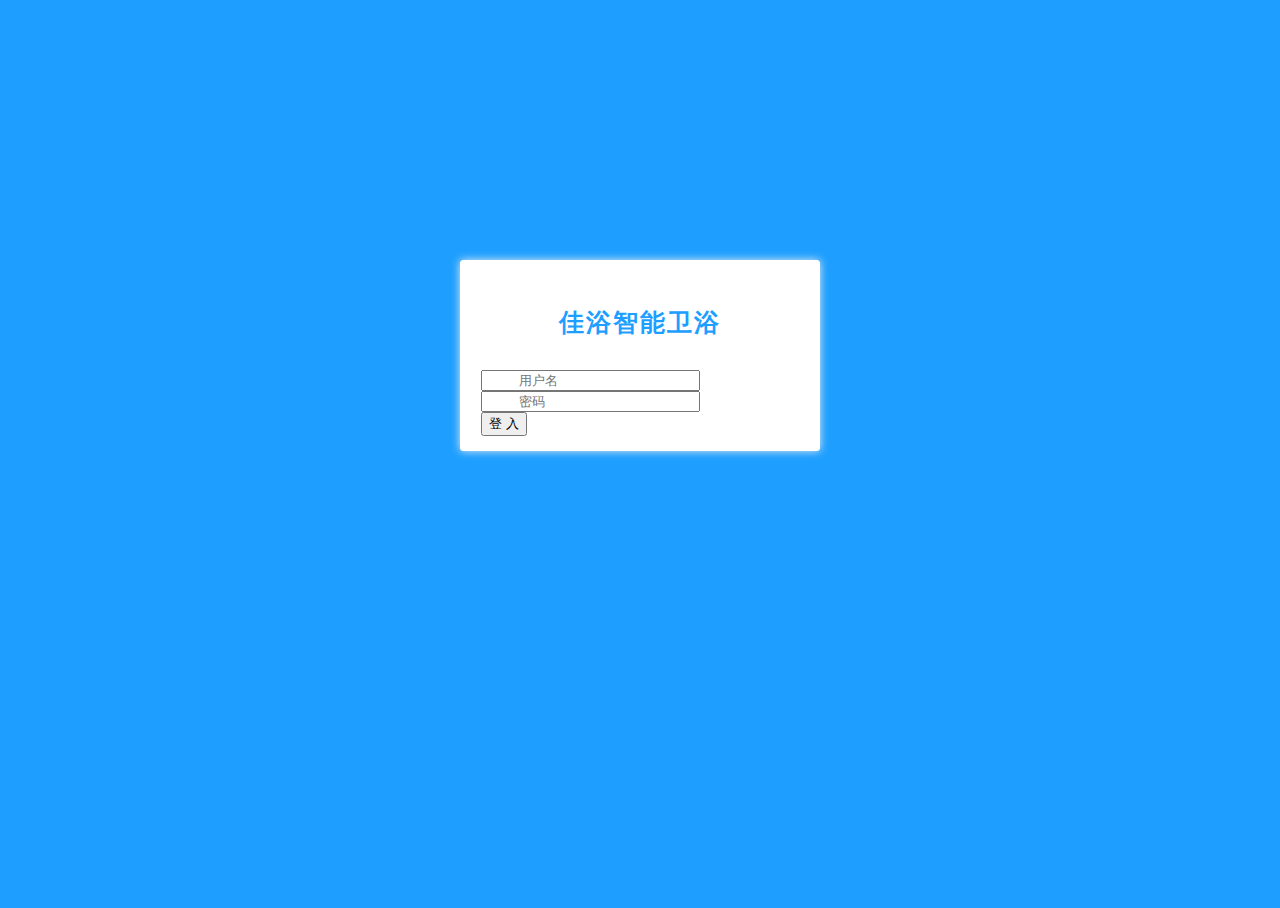
<file: src/main/resources/templates/login.html>
<!DOCTYPE html>
<html xmlns:th="http://www.w3.org/1999/xhtml">
<head>
    <meta charset="UTF-8">
    <title>佳浴智能卫浴员工管理</title>
    <meta http-equiv="X-UA-Compatible" content="IE=edge,chrome=1">
    <meta http-equiv="Access-Control-Allow-Origin" content="*">
    <meta name="viewport" content="width=device-width, initial-scale=1, maximum-scale=1">
    <meta name="apple-mobile-web-app-status-bar-style" content="black">
    <meta name="apple-mobile-web-app-capable" content="yes">
    <meta name="format-detection" content="telephone=no">
    <link rel="icon" th:href="@{/images/logo.png}">
    <link rel="stylesheet" th:href="@{/lib/layui-v2.6.3/css/layui.css}" media="all">
    <!--[if lt IE 9]>
    <script src="https://cdn.staticfile.org/html5shiv/r29/html5.min.js"></script>
    <script src="https://cdn.staticfile.org/respond.js/1.4.2/respond.min.js"></script>
    <script th:src="@{/js/jquery.min.js}"></script>
    <![endif]-->
    <style>
        html, body {width: 100%;height: 100%;overflow: hidden}
        body {background: #1E9FFF;}
        body:after {content:'';background-repeat:no-repeat;background-size:cover;-webkit-filter:blur(3px);-moz-filter:blur(3px);-o-filter:blur(3px);-ms-filter:blur(3px);filter:blur(3px);position:absolute;top:0;left:0;right:0;bottom:0;z-index:-1;}
        .layui-container {width: 100%;height: 100%;overflow: hidden}
        .admin-login-background {width:360px;height:300px;position:absolute;left:50%;top:40%;margin-left:-180px;margin-top:-100px;}
        .logo-title {text-align:center;letter-spacing:2px;padding:14px 0;}
        .logo-title h1 {color:#1E9FFF;font-size:25px;font-weight:bold;}
        .login-form {background-color:#fff;border:1px solid #fff;border-radius:3px;padding:14px 20px;box-shadow:0 0 8px #eeeeee;}
        .login-form .layui-form-item {position:relative;}
        .login-form .layui-form-item label {position:absolute;left:1px;top:1px;width:38px;line-height:36px;text-align:center;color:#d2d2d2;}
        .login-form .layui-form-item input {padding-left:36px;}
        .captcha {width:60%;display:inline-block;}
        .captcha-img {display:inline-block;width:34%;float:right;}
        .captcha-img img {height:34px;border:1px solid #e6e6e6;height:36px;width:100%;}
    </style>
</head>
<body>
<div class="layui-container">
    <div class="admin-login-background">
        <div class="layui-form login-form">
            <form class="layui-form" action="">
                <div class="layui-form-item logo-title">
                    <h1>佳浴智能卫浴</h1>
                </div>
                <div class="layui-form-item">
                    <label class="layui-icon layui-icon-username"></label>
                    <input type="text" name="username" id="username" lay-verify="required|account" placeholder="用户名" autocomplete="off" class="layui-input" lay-reqtext="用户名不能为空">
                </div>
                <div class="layui-form-item">
                    <label class="layui-icon layui-icon-password"></label>
                    <input type="password" name="password" id="password" lay-verify="required|password" placeholder="密码" autocomplete="off" class="layui-input" lay-reqtext="密码不能为空">
                </div>
               <!-- <div class="layui-form-item">
                    <input type="checkbox" name="rememberMe" id="rememberMe" value="true" lay-skin="primary" title="记住密码">
                </div>-->
                <div class="layui-form-item">
                    <button class="layui-btn layui-btn layui-btn-normal layui-btn-fluid" lay-submit="" lay-filter="login">登 入</button>
                </div>
            </form>
        </div>
    </div>
</div>
<script th:src="@{/lib/jquery-3.4.1/jquery-3.4.1.min.js}" charset="utf-8"></script>
<script th:src="@{/lib/layui-v2.6.3/layui.js}" charset="utf-8"></script>
<script th:src="@{/lib/jq-module/jquery.particleground.min.js}" charset="utf-8"></script>
<script>
    layui.use(['form'], function () {
        var form = layui.form,
            layer = layui.layer;

        if (top.location != self.location) top.location = self.location;

        $(document).ready(function(){
            $('.layui-container').particleground({
                dotColor:'#7ec7fd',
                lineColor:'#7ec7fd'
            });
            $("#username").val(localStorage.getItem("username"));
            $("#password").val(localStorage.getItem("password"));
        });

        // 进行登录操作
        form.on('submit(login)', function (data) {
            data = data.field;
            if (data.username == '') {
                layer.msg('用户名不能为空');
                return false;
            }
            if (data.password == '') {
                layer.msg('密码不能为空');
                return false;
            }

            $.post('/admin/login', data, function (res) {
                if (res.code === 200) {
                    if ($("#rememberMe").is(":checked")) {
                        localStorage.setItem("username", $("#username").val());
                        localStorage.setItem("password", $("#password").val());
                    } else {
                        localStorage.removeItem('username');
                        localStorage.removeItem('password');
                    }
                    window.location = '/view/adminIndex';
                } else {
                    layer.alert(res.message);
                    return false;
                }
            });
            return false;
        });
    });
</script>
</body>
</html>
</file>
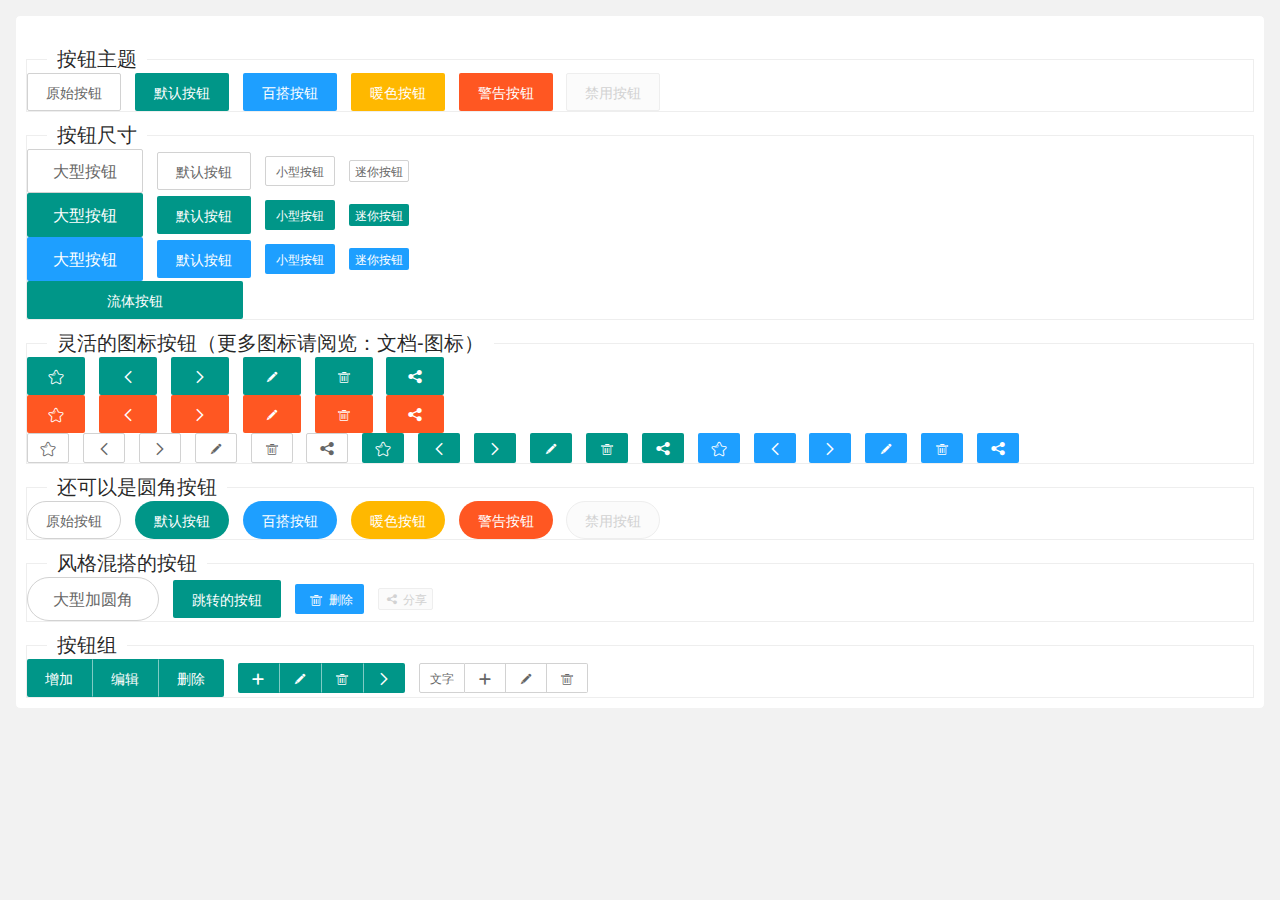
<file: src/main/resources/static/page/button.html>
<!DOCTYPE html>
<html>
<head>
    <meta charset="utf-8">
    <title>layui</title>
    <meta name="renderer" content="webkit">
    <meta http-equiv="X-UA-Compatible" content="IE=edge,chrome=1">
    <meta name="viewport" content="width=device-width, initial-scale=1, maximum-scale=1">
    <link rel="stylesheet" href="../lib/layui-v2.6.3/css/layui.css" media="all">
    <link rel="stylesheet" href="../css/public.css" media="all">
    <style>
      .site-demo-button{margin: 10px 0 10px 0}
    </style>
</head>
<body>
<div class="layuimini-container">
    <div class="layuimini-main">
        <fieldset class="layui-elem-field site-demo-button" style="margin-top: 30px;">
            <legend>按钮主题</legend>
            <div>
                <button type="button" class="layui-btn layui-btn-primary">原始按钮</button>
                <button type="button" class="layui-btn">默认按钮</button>
                <button type="button" class="layui-btn layui-btn-normal">百搭按钮</button>
                <button type="button" class="layui-btn layui-btn-warm">暖色按钮</button>
                <button type="button" class="layui-btn layui-btn-danger">警告按钮</button>
                <button type="button" class="layui-btn layui-btn-disabled">禁用按钮</button>
            </div>
        </fieldset>
        <fieldset class="layui-elem-field site-demo-button">
            <legend>按钮尺寸</legend>
            <div>
                <button type="button" class="layui-btn layui-btn-primary layui-btn-lg">大型按钮</button>
                <button type="button" class="layui-btn layui-btn-primary">默认按钮</button>
                <button type="button" class="layui-btn layui-btn-primary layui-btn-sm">小型按钮</button>
                <button type="button" class="layui-btn layui-btn-primary layui-btn-xs">迷你按钮</button>

                <br>

                <button type="button" class="layui-btn layui-btn-lg">大型按钮</button>
                <button type="button" class="layui-btn">默认按钮</button>
                <button type="button" class="layui-btn layui-btn-sm">小型按钮</button>
                <button type="button" class="layui-btn layui-btn-xs">迷你按钮</button>

                <br>

                <button type="button" class="layui-btn layui-btn-lg layui-btn-normal">大型按钮</button>
                <button type="button" class="layui-btn layui-btn-normal">默认按钮</button>
                <button type="button" class="layui-btn layui-btn-sm layui-btn-normal">小型按钮</button>
                <button type="button" class="layui-btn layui-btn-xs layui-btn-normal">迷你按钮</button>

                <br>

                <div style="width: 216px; margin: 0;">
                    <button type="button" class="layui-btn layui-btn-fluid">流体按钮</button>
                </div>
            </div>
        </fieldset>
        <fieldset class="layui-elem-field site-demo-button">
            <legend>灵活的图标按钮（更多图标请阅览：文档-图标）</legend>
            <div>
                <button type="button" class="layui-btn"><i class="layui-icon"></i></button>
                <button type="button" class="layui-btn"><i class="layui-icon"></i></button>
                <button type="button" class="layui-btn"><i class="layui-icon"></i></button>
                <button type="button" class="layui-btn"><i class="layui-icon"></i></button>
                <button type="button" class="layui-btn"><i class="layui-icon"></i></button>
                <button type="button" class="layui-btn"><i class="layui-icon"></i></button>

                <br>

                <button type="button" class="layui-btn layui-btn-danger"><i class="layui-icon"></i></button>
                <button type="button" class="layui-btn layui-btn-danger"><i class="layui-icon"></i></button>
                <button type="button" class="layui-btn layui-btn-danger"><i class="layui-icon"></i></button>
                <button type="button" class="layui-btn layui-btn-danger"><i class="layui-icon"></i></button>
                <button type="button" class="layui-btn layui-btn-danger"><i class="layui-icon"></i></button>
                <button type="button" class="layui-btn layui-btn-danger"><i class="layui-icon"></i></button>

                <br>

                <button type="button" class="layui-btn layui-btn-primary layui-btn-sm"><i class="layui-icon"></i></button>
                <button type="button" class="layui-btn layui-btn-primary layui-btn-sm"><i class="layui-icon"></i></button>
                <button type="button" class="layui-btn layui-btn-primary layui-btn-sm"><i class="layui-icon"></i></button>
                <button type="button" class="layui-btn layui-btn-primary layui-btn-sm"><i class="layui-icon"></i></button>
                <button type="button" class="layui-btn layui-btn-primary layui-btn-sm"><i class="layui-icon"></i></button>
                <button type="button" class="layui-btn layui-btn-primary layui-btn-sm"><i class="layui-icon"></i></button>

                <button type="button" class="layui-btn layui-btn-sm"><i class="layui-icon"></i></button>
                <button type="button" class="layui-btn layui-btn-sm"><i class="layui-icon"></i></button>
                <button type="button" class="layui-btn layui-btn-sm"><i class="layui-icon"></i></button>
                <button type="button" class="layui-btn layui-btn-sm"><i class="layui-icon"></i></button>
                <button type="button" class="layui-btn layui-btn-sm"><i class="layui-icon"></i></button>
                <button type="button" class="layui-btn layui-btn-sm"><i class="layui-icon"></i></button>

                <button type="button" class="layui-btn layui-btn-normal layui-btn-sm"><i class="layui-icon"></i></button>
                <button type="button" class="layui-btn layui-btn-normal layui-btn-sm"><i class="layui-icon"></i></button>
                <button type="button" class="layui-btn layui-btn-normal layui-btn-sm"><i class="layui-icon"></i></button>
                <button type="button" class="layui-btn layui-btn-normal layui-btn-sm"><i class="layui-icon"></i></button>
                <button type="button" class="layui-btn layui-btn-normal layui-btn-sm"><i class="layui-icon"></i></button>
                <button type="button" class="layui-btn layui-btn-normal layui-btn-sm"><i class="layui-icon"></i></button>
            </div>
        </fieldset>
        <fieldset class="layui-elem-field site-demo-button">
            <legend>还可以是圆角按钮</legend>
            <div>
                <button type="button" class="layui-btn layui-btn-primary layui-btn-radius">原始按钮</button>
                <button type="button" class="layui-btn layui-btn-radius">默认按钮</button>
                <button type="button" class="layui-btn layui-btn-normal layui-btn-radius">百搭按钮</button>
                <button type="button" class="layui-btn layui-btn-warm layui-btn-radius">暖色按钮</button>
                <button type="button" class="layui-btn layui-btn-danger layui-btn-radius">警告按钮</button>
                <button type="button" class="layui-btn layui-btn-disabled layui-btn-radius">禁用按钮</button>
            </div>
        </fieldset>
        <fieldset class="layui-elem-field site-demo-button">
            <legend>风格混搭的按钮</legend>
            <div>
                <button type="button" class="layui-btn layui-btn-lg layui-btn-primary layui-btn-radius">大型加圆角</button>
                <a href="http://www.layui.com/doc/element/button.html" class="layui-btn" target="_blank">跳转的按钮</a>
                <button type="button" class="layui-btn layui-btn-sm layui-btn-normal"><i class="layui-icon"></i> 删除</button>
                <button type="button" class="layui-btn layui-btn-xs layui-btn-disabled"><i class="layui-icon"></i> 分享</button>
            </div>
        </fieldset>

        <fieldset class="layui-elem-field site-demo-button">
            <legend>按钮组</legend>
            <div class="layui-btn-group">
                <button type="button" class="layui-btn">增加</button>
                <button type="button" class="layui-btn ">编辑</button>
                <button type="button" class="layui-btn">删除</button>
            </div>
            <div class="layui-btn-group">
                <button type="button" class="layui-btn layui-btn-sm"><i class="layui-icon"></i></button>
                <button type="button" class="layui-btn layui-btn-sm"><i class="layui-icon"></i></button>
                <button type="button" class="layui-btn layui-btn-sm"><i class="layui-icon"></i></button>
                <button type="button" class="layui-btn layui-btn-sm"><i class="layui-icon"></i></button>
            </div>
            <div class="layui-btn-group">
                <button type="button" class="layui-btn layui-btn-primary layui-btn-sm">文字</button>
                <button type="button" class="layui-btn layui-btn-primary layui-btn-sm"><i class="layui-icon"></i></button>
                <button type="button" class="layui-btn layui-btn-primary layui-btn-sm"><i class="layui-icon"></i></button>
                <button type="button" class="layui-btn layui-btn-primary layui-btn-sm"><i class="layui-icon"></i></button>
            </div>
        </fieldset>
    </div>
</div>

<script src="../lib/layui-v2.6.3/layui.js" charset="utf-8"></script>
<!-- 注意：如果你直接复制所有代码到本地，上述js路径需要改成你本地的 -->
</body>
</html>
</file>
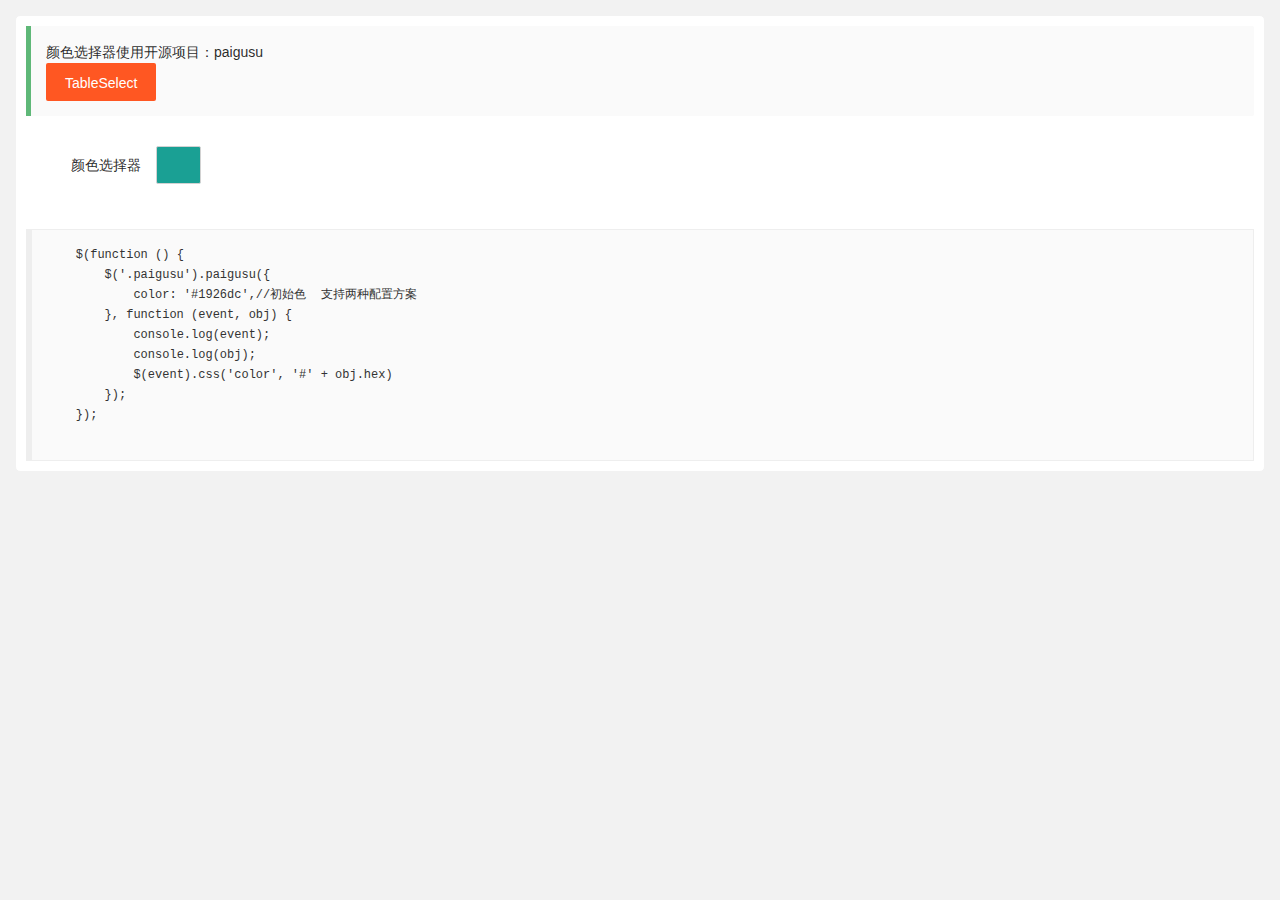
<file: src/main/resources/static/page/color-select.html>
<!DOCTYPE html>
<html lang="en">
<head>
    <meta charset="UTF-8">
    <title>颜色选择器</title>
    <link rel="stylesheet" href="../lib/layui-v2.6.3/css/layui.css" media="all">
    <link rel="stylesheet" href="../css/public.css" media="all">
</head>
<body>
<div class="layuimini-container">
    <div class="layuimini-main">

        <blockquote class="layui-elem-quote">
            颜色选择器使用开源项目：paigusu<br>
            <a href="http://www.jq22.com/jquery-info20030" target="_blank" class="layui-btn layui-btn-danger">TableSelect</a>
        </blockquote>

        <form class="layui-form" action="" style="padding:20px;">
            <div class="layui-form-item">
                <label class="layui-form-label">颜色选择器</label>
                <div class="layui-input-inline">
                    <input type="hidden" name="test_color" value="#1aa094">
                    <span class="layui-btn layui-btn-primary test-select-color" style="padding:0 12px;min-width:45px;background-color: #1aa094;"></span>
                </div>
            </div>
        </form>

        <pre class="layui-code">
    $(function () {
        $('.paigusu').paigusu({
            color: '#1926dc',//初始色  支持两种配置方案
        }, function (event, obj) {
            console.log(event);
            console.log(obj);
            $(event).css('color', '#' + obj.hex)
        });
    });
        </pre>
    </div>
</div>
<script src="../lib/layui-v2.6.3/layui.js" charset="utf-8"></script>
<script src="../lib/jquery-3.4.1/jquery-3.4.1.min.js" charset="utf-8"></script>
<script src="../lib/jq-module/paigusu.min.js" charset="utf-8"></script>
<script>
    $(function () {
        $('.test-select-color').paigusu({
            color: '#1aa094',//初始色  支持两种配置方案
        }, function (event, obj) {
            console.log(event);
            console.log(obj);
            $(event).css('background-color', '#' + obj.hex);
            $('input[name="test_color"]').val('#' + obj.hex);
        });
    });
</script>
</body>
</html>
</file>
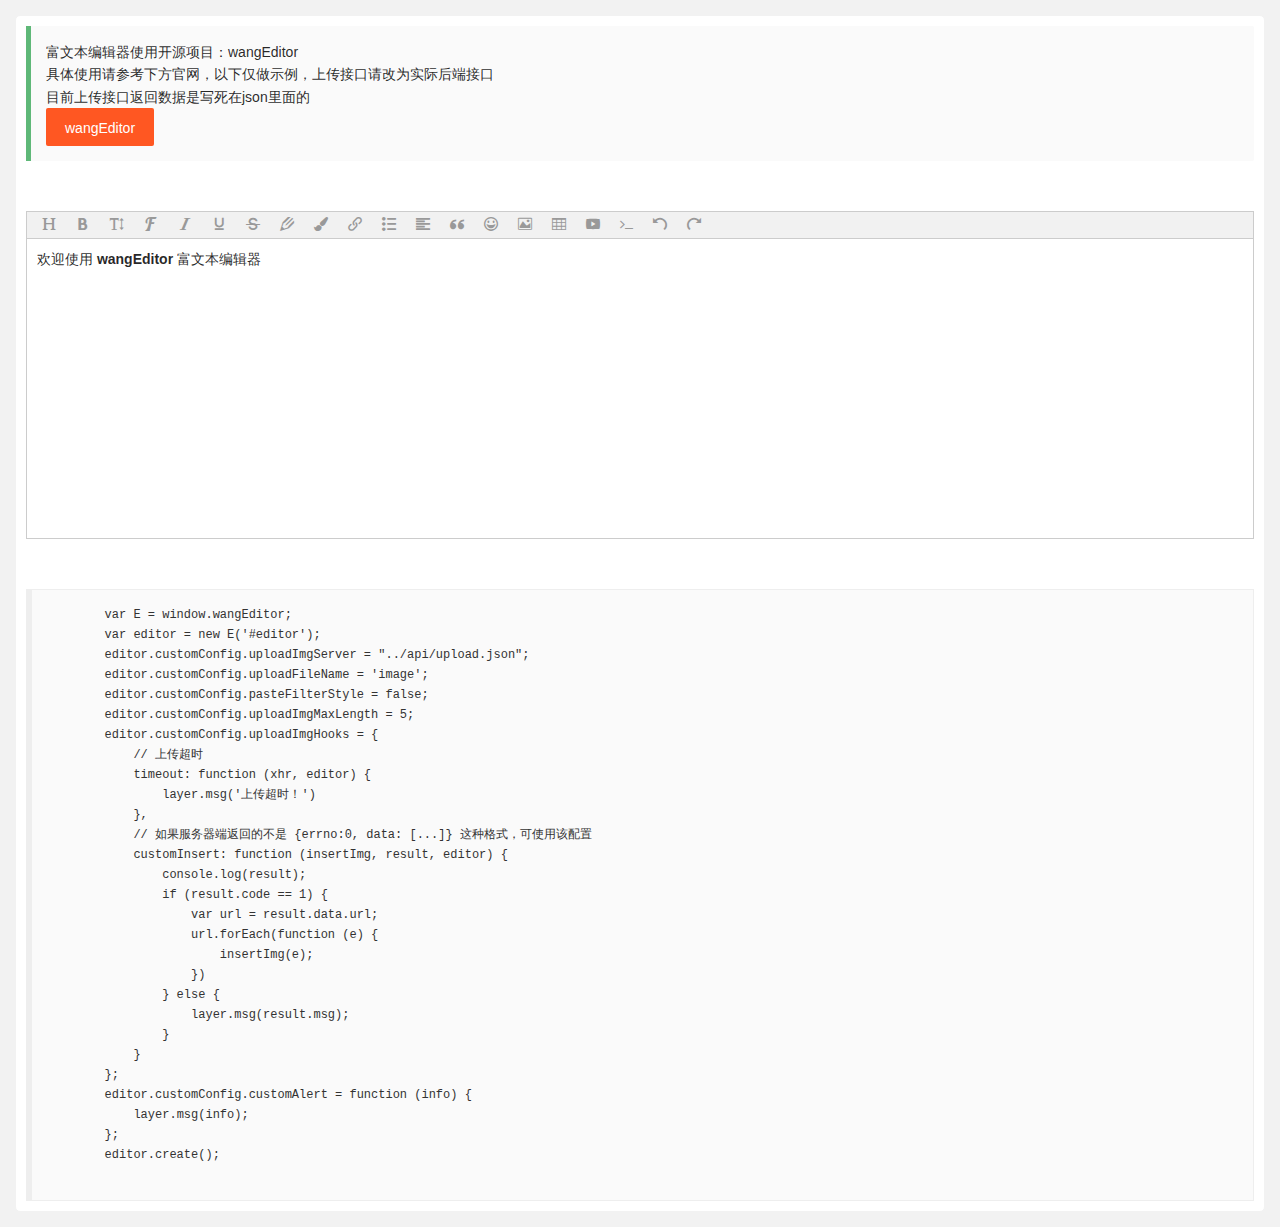
<file: src/main/resources/static/page/editor.html>
<!DOCTYPE html>
<html>
<head>
    <meta charset="utf-8">
    <title>富文本编辑器</title>
    <meta name="renderer" content="webkit">
    <meta http-equiv="X-UA-Compatible" content="IE=edge,chrome=1">
    <meta name="viewport" content="width=device-width, initial-scale=1, maximum-scale=1">
    <link rel="stylesheet" href="../lib/layui-v2.6.3/css/layui.css" media="all">
    <link rel="stylesheet" href="../css/public.css" media="all">
</head>
<body>
<div class="layuimini-container">
    <div class="layuimini-main">

        <blockquote class="layui-elem-quote">
            富文本编辑器使用开源项目：wangEditor<br>
            具体使用请参考下方官网，以下仅做示例，上传接口请改为实际后端接口<br>
            目前上传接口返回数据是写死在json里面的<br>
            <a href="http://www.wangeditor.com" target="_blank" class="layui-btn layui-btn-danger">wangEditor</a>
        </blockquote>

        <div id="editor" style="margin: 50px 0 50px 0">
            <p>欢迎使用 <b>wangEditor</b> 富文本编辑器</p>
        </div>

        <pre class="layui-code">
        var E = window.wangEditor;
        var editor = new E('#editor');
        editor.customConfig.uploadImgServer = "../api/upload.json";
        editor.customConfig.uploadFileName = 'image';
        editor.customConfig.pasteFilterStyle = false;
        editor.customConfig.uploadImgMaxLength = 5;
        editor.customConfig.uploadImgHooks = {
            // 上传超时
            timeout: function (xhr, editor) {
                layer.msg('上传超时！')
            },
            // 如果服务器端返回的不是 {errno:0, data: [...]} 这种格式，可使用该配置
            customInsert: function (insertImg, result, editor) {
                console.log(result);
                if (result.code == 1) {
                    var url = result.data.url;
                    url.forEach(function (e) {
                        insertImg(e);
                    })
                } else {
                    layer.msg(result.msg);
                }
            }
        };
        editor.customConfig.customAlert = function (info) {
            layer.msg(info);
        };
        editor.create();
        </pre>

    </div>
</div>

<!-- 注意， 只需要引用 JS，无需引用任何 CSS ！！！-->
<script src="../lib/layui-v2.6.3/layui.js" charset="utf-8"></script>
<script src="../js/lay-config.js?v=1.0.4" charset="utf-8"></script>
<script type="text/javascript">
    layui.use(['layer','wangEditor'], function () {
        var $ = layui.jquery,
            layer = layui.layer,
            wangEditor = layui.wangEditor;

        var editor = new wangEditor('#editor');
        editor.customConfig.uploadImgServer = "../api/upload.json";
        editor.customConfig.uploadFileName = 'image';
        editor.customConfig.pasteFilterStyle = false;
        editor.customConfig.uploadImgMaxLength = 5;
        editor.customConfig.uploadImgHooks = {
            // 上传超时
            timeout: function (xhr, editor) {
                layer.msg('上传超时！')
            },
            // 如果服务器端返回的不是 {errno:0, data: [...]} 这种格式，可使用该配置
            customInsert: function (insertImg, result, editor) {
                console.log(result);
                if (result.code == 1) {
                    var url = result.data.url;
                    url.forEach(function (e) {
                        insertImg(e);
                    })
                } else {
                    layer.msg(result.msg);
                }
            }
        };
        editor.customConfig.customAlert = function (info) {
            layer.msg(info);
        };
        editor.create();

    });
</script>
</body>
</html>
</file>
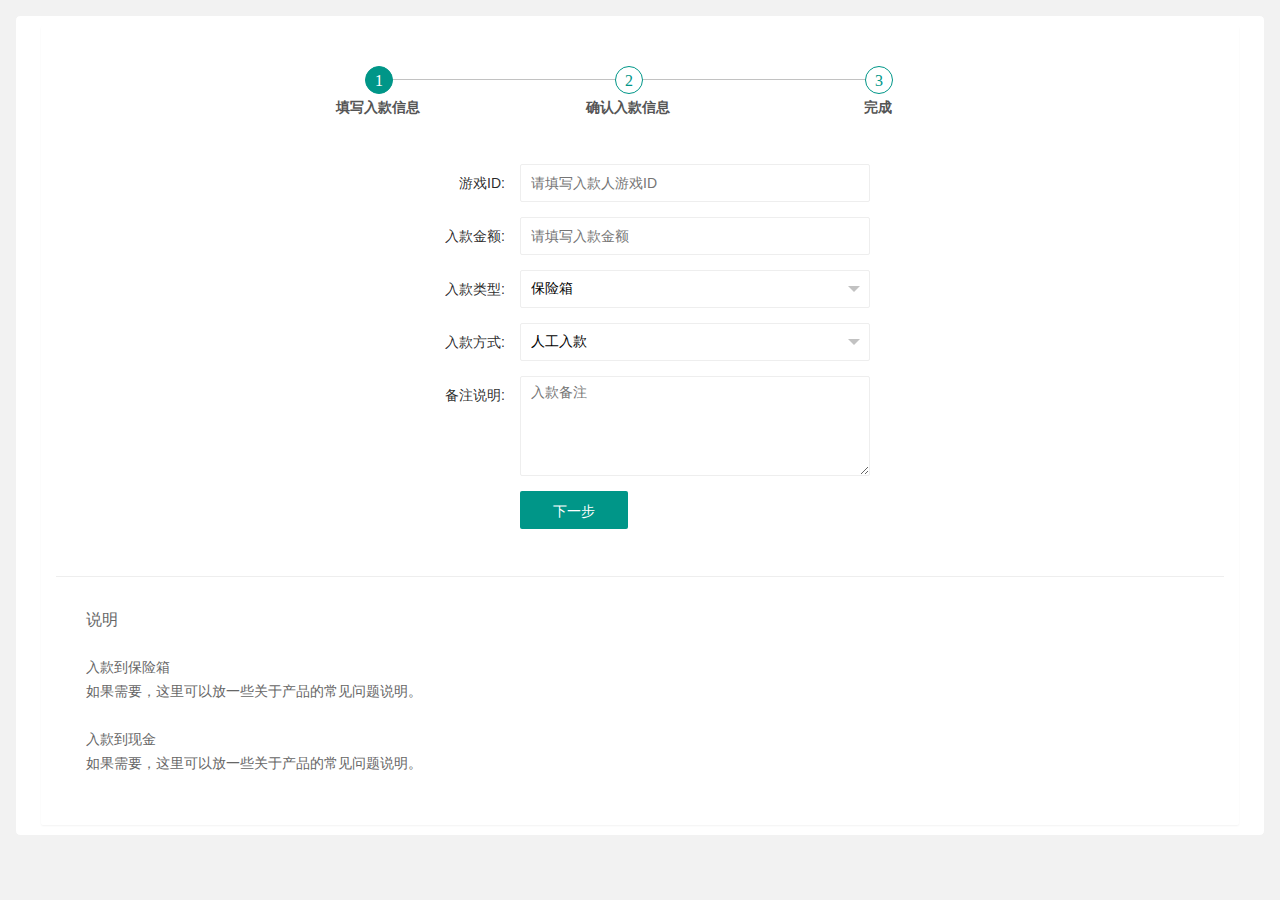
<file: src/main/resources/static/page/form-step.html>
<!DOCTYPE html>
<html>
<head>
    <meta charset="utf-8">
    <title>分步表单</title>
    <meta name="renderer" content="webkit">
    <meta http-equiv="X-UA-Compatible" content="IE=edge,chrome=1">
    <meta name="viewport" content="width=device-width, initial-scale=1, maximum-scale=1">
    <link rel="stylesheet" href="../lib/layui-v2.6.3/css/layui.css" media="all">
    <link rel="stylesheet" href="../css/public.css" media="all">
    <link rel="stylesheet" href="../js/lay-module/step-lay/step.css" media="all">
</head>
<body>
<div class="layuimini-container">
    <div class="layuimini-main">

        <div class="layui-fluid">
            <div class="layui-card">
                <div class="layui-card-body" style="padding-top: 40px;">
                    <div class="layui-carousel" id="stepForm" lay-filter="stepForm" style="margin: 0 auto;">
                        <div carousel-item>
                            <div>
                                <form class="layui-form" style="margin: 0 auto;max-width: 460px;padding-top: 40px;">
                                    <div class="layui-form-item">
                                        <label class="layui-form-label">游戏ID:</label>
                                        <div class="layui-input-block">
                                            <input type="text" placeholder="请填写入款人游戏ID" class="layui-input" lay-verify="number" required />

                                        </div>
                                    </div>
                                    <div class="layui-form-item">
                                        <label class="layui-form-label">入款金额:</label>
                                        <div class="layui-input-block">
                                            <input type="number" placeholder="请填写入款金额" value="" class="layui-input" lay-verify="number" required>
                                        </div>
                                    </div>
                                    <div class="layui-form-item">
                                        <label class="layui-form-label">入款类型:</label>
                                        <div class="layui-input-block">
                                            <select lay-verify="required">
                                                <option value="1" selected>保险箱</option>
                                                <option value="2">现金</option>
                                            </select>
                                        </div>
                                    </div>
                                    <div class="layui-form-item">
                                        <label class="layui-form-label">入款方式:</label>
                                        <div class="layui-input-block">
                                            <select lay-verify="required">
                                                <option value="1" selected>人工入款</option>
                                                <option value="2">修正</option>
                                                <option value="3">活动</option>
                                                <option value="4">佣金</option>
                                            </select>
                                        </div>
                                    </div>
                                    <div class="layui-form-item">
                                        <label class="layui-form-label">备注说明:</label>
                                        <div class="layui-input-block">
                                            <textarea placeholder="入款备注" value="" class="layui-textarea"></textarea>
                                        </div>
                                    </div>
                                    <div class="layui-form-item">
                                        <div class="layui-input-block">
                                            <button class="layui-btn" lay-submit lay-filter="formStep">
                                                &emsp;下一步&emsp;
                                            </button>
                                        </div>
                                    </div>
                                </form>
                            </div>
                            <div>
                                <form class="layui-form" style="margin: 0 auto;max-width: 460px;padding-top: 40px;">
                                    <div class="layui-form-item">
                                        <label class="layui-form-label">游戏ID:</label>
                                        <div class="layui-input-block">
                                            <div class="layui-form-mid layui-word-aux">639537</div>
                                        </div>
                                    </div>
                                    <div class="layui-form-item">
                                        <label class="layui-form-label">账户余额:</label>
                                        <div class="layui-input-block">
                                            <div class="layui-form-mid layui-word-aux">3000 元（保险箱：1000，现金：2000）</div>
                                        </div>
                                    </div>
                                    <div class="layui-form-item">
                                        <label class="layui-form-label">入款金额:</label>
                                        <div class="layui-input-block">
                                            <div class="layui-form-mid layui-word-aux">
                                                <span style="font-size: 18px;color: #333;">1800 元</span>
                                            </div>
                                        </div>
                                    </div>
                                    <div class="layui-form-item">
                                        <label class="layui-form-label">入款类型:</label>
                                        <div class="layui-input-block">
                                            <div class="layui-form-mid layui-word-aux">保险箱</div>
                                        </div>
                                    </div>
                                    <div class="layui-form-item">
                                        <label class="layui-form-label">入款方式:</label>
                                        <div class="layui-input-block">
                                            <div class="layui-form-mid layui-word-aux">人工入款</div>
                                        </div>
                                    </div>
                                    <div class="layui-form-item">
                                        <label class="layui-form-label">备注说明:</label>
                                        <div class="layui-input-block">
                                            <div class="layui-form-mid layui-word-aux">备注说明</div>
                                        </div>
                                    </div>
                                    <div class="layui-form-item">
                                        <div class="layui-input-block">
                                            <button type="button" class="layui-btn layui-btn-primary pre">上一步</button>
                                            <button class="layui-btn" lay-submit lay-filter="formStep2">
                                                &emsp;确认入款&emsp;
                                            </button>
                                        </div>
                                    </div>
                                </form>
                            </div>
                            <div>
                                <div style="text-align: center;margin-top: 90px;">
                                    <i class="layui-icon layui-circle"
                                       style="color: white;font-size:30px;font-weight:bold;background: #52C41A;padding: 20px;line-height: 80px;">&#xe605;</i>
                                    <div style="font-size: 24px;color: #333;font-weight: 500;margin-top: 30px;">
                                        入款成功
                                    </div>
                                    <div style="font-size: 14px;color: #666;margin-top: 20px;">预计两小时到账</div>
                                </div>
                                <div style="text-align: center;margin-top: 50px;">
                                    <button class="layui-btn next">再入一笔</button>
                                    <button class="layui-btn layui-btn-primary">查看账单</button>
                                </div>
                            </div>
                        </div>
                    </div>
                    <hr>
                    <div style="color: #666;margin-top: 30px;margin-bottom: 40px;padding-left: 30px;">
                        <h3>说明</h3><br>
                        <h4>入款到保险箱</h4>
                        <p>如果需要，这里可以放一些关于产品的常见问题说明。</p>
                        <br><h4>入款到现金</h4>
                        <p>如果需要，这里可以放一些关于产品的常见问题说明。</p>
                    </div>
                </div>
            </div>
        </div>

    </div>
</div>
<script src="../lib/layui-v2.6.3/layui.js" charset="utf-8"></script>
<script src="../js/lay-config.js?v=1.0.4" charset="utf-8"></script>
<script>
    layui.use([ 'form', 'step'], function () {
        var $ = layui.$,
            form = layui.form,
            step = layui.step;

        step.render({
            elem: '#stepForm',
            filter: 'stepForm',
            width: '100%', //设置容器宽度
            stepWidth: '750px',
            height: '500px',
            stepItems: [{
                title: '填写入款信息'
            }, {
                title: '确认入款信息'
            }, {
                title: '完成'
            }]
        });


        form.on('submit(formStep)', function (data) {
            step.next('#stepForm');
            return false;
        });

        form.on('submit(formStep2)', function (data) {
            step.next('#stepForm');
            return false;
        });

        $('.pre').click(function () {
            step.pre('#stepForm');
        });

        $('.next').click(function () {
            step.next('#stepForm');
        });
    })
</script>
</body>
</html>
</file>
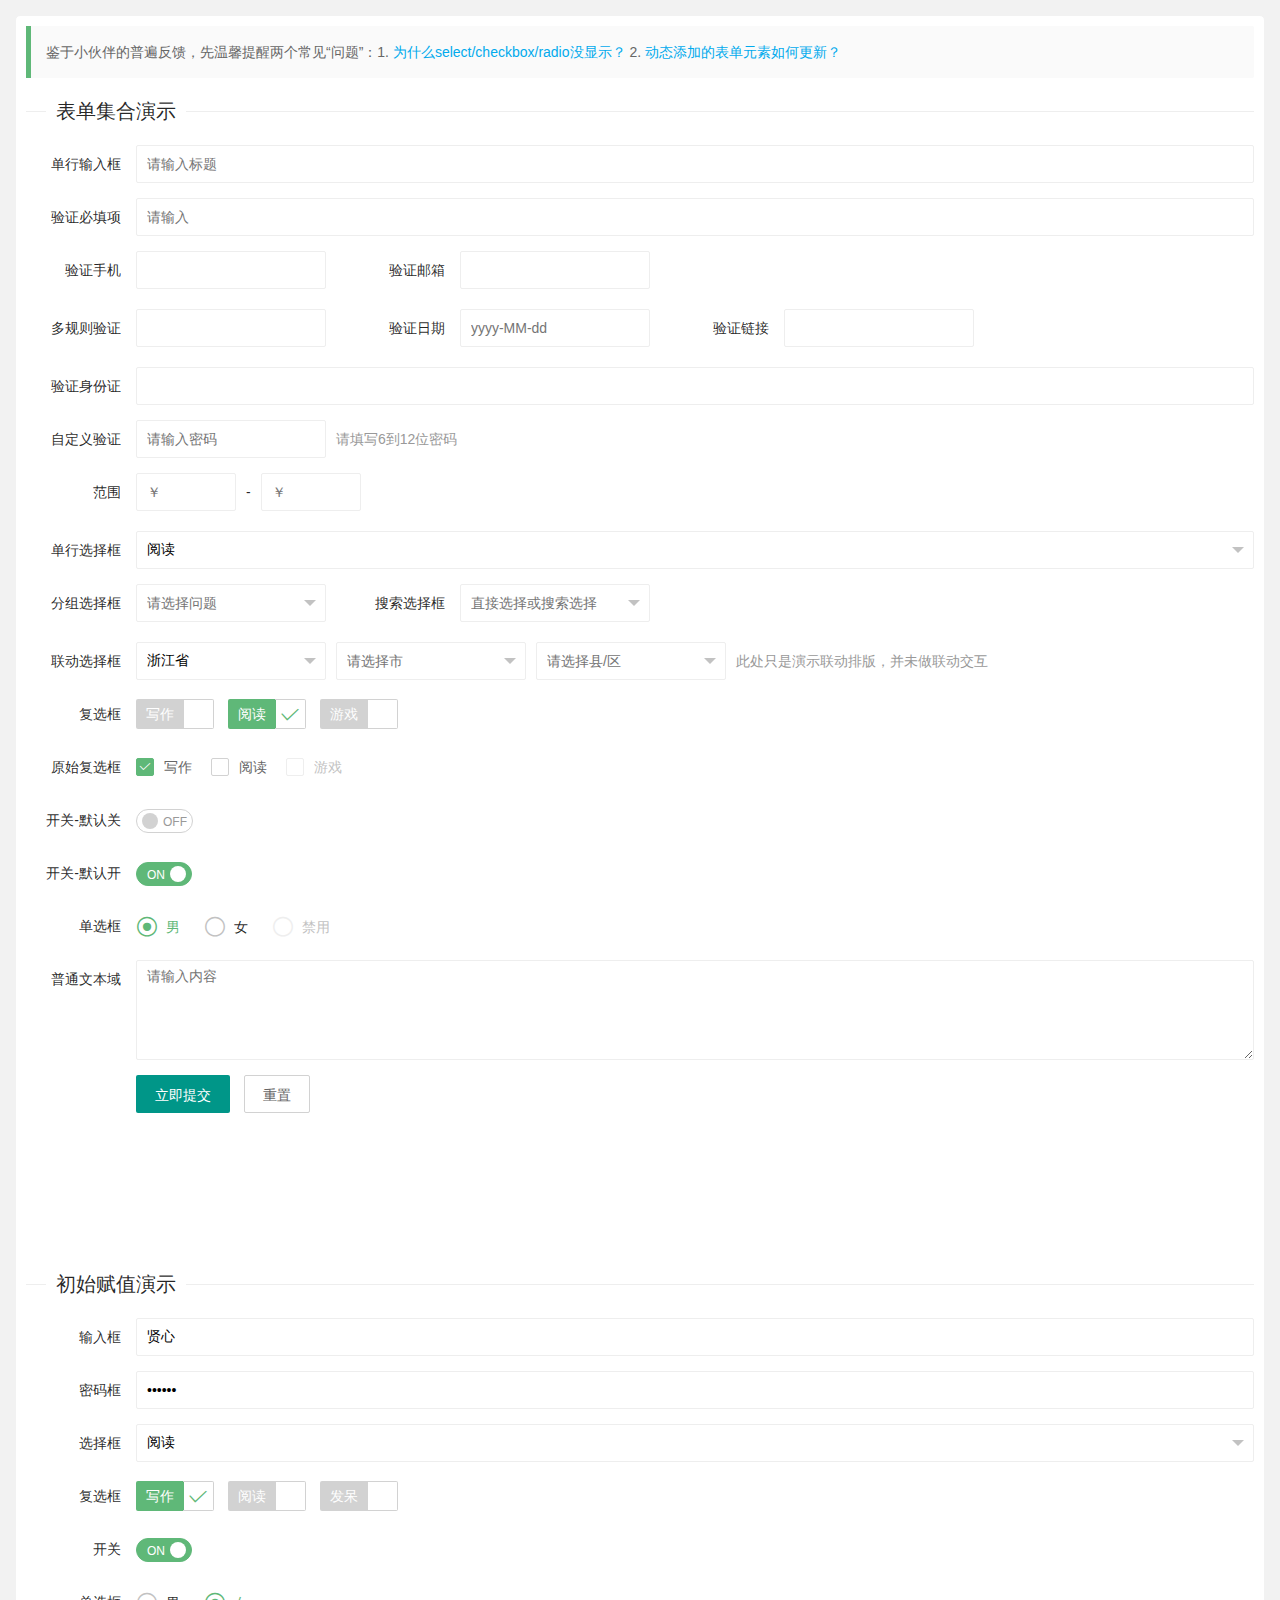
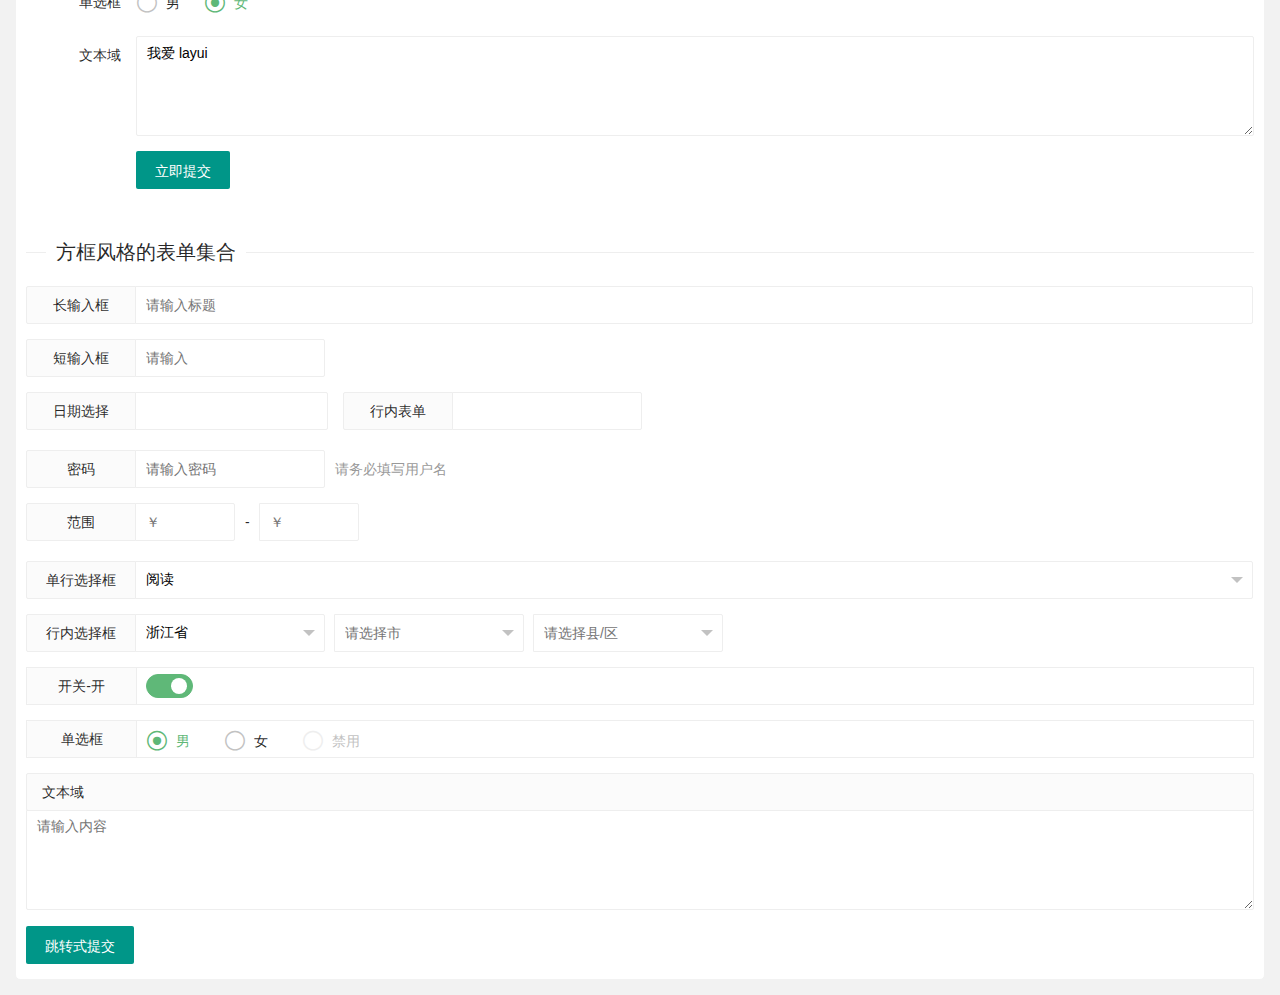
<file: src/main/resources/static/page/form.html>
<!DOCTYPE html>
<html>
<head>
    <meta charset="utf-8">
    <title>layui</title>
    <meta name="renderer" content="webkit">
    <meta http-equiv="X-UA-Compatible" content="IE=edge,chrome=1">
    <meta name="viewport" content="width=device-width, initial-scale=1, maximum-scale=1">
    <link rel="stylesheet" href="../lib/layui-v2.6.3/css/layui.css" media="all">
    <link rel="stylesheet" href="../css/public.css" media="all">
</head>
<body>
<div class="layuimini-container">
    <div class="layuimini-main">

        <blockquote class="layui-elem-quote layui-text">
            鉴于小伙伴的普遍反馈，先温馨提醒两个常见“问题”：1. <a href="/doc/base/faq.html#form" target="_blank">为什么select/checkbox/radio没显示？</a> 2. <a href="/doc/modules/form.html#render" target="_blank">动态添加的表单元素如何更新？</a>
        </blockquote>

        <fieldset class="layui-elem-field layui-field-title" style="margin-top: 20px;">
            <legend>表单集合演示</legend>
        </fieldset>

        <form class="layui-form" action="">
            <div class="layui-form-item">
                <label class="layui-form-label">单行输入框</label>
                <div class="layui-input-block">
                    <input type="text" name="title" lay-verify="title" autocomplete="off" placeholder="请输入标题" class="layui-input">
                </div>
            </div>
            <div class="layui-form-item">
                <label class="layui-form-label">验证必填项</label>
                <div class="layui-input-block">
                    <input type="text" name="username" lay-verify="required" lay-reqtext="用户名是必填项，岂能为空？" placeholder="请输入" autocomplete="off" class="layui-input">
                </div>
            </div>

            <div class="layui-form-item">
                <div class="layui-inline">
                    <label class="layui-form-label">验证手机</label>
                    <div class="layui-input-inline">
                        <input type="tel" name="phone" lay-verify="required|phone" autocomplete="off" class="layui-input">
                    </div>
                </div>
                <div class="layui-inline">
                    <label class="layui-form-label">验证邮箱</label>
                    <div class="layui-input-inline">
                        <input type="text" name="email" lay-verify="email" autocomplete="off" class="layui-input">
                    </div>
                </div>
            </div>

            <div class="layui-form-item">
                <div class="layui-inline">
                    <label class="layui-form-label">多规则验证</label>
                    <div class="layui-input-inline">
                        <input type="text" name="number" lay-verify="required|number" autocomplete="off" class="layui-input">
                    </div>
                </div>
                <div class="layui-inline">
                    <label class="layui-form-label">验证日期</label>
                    <div class="layui-input-inline">
                        <input type="text" name="date" id="date" lay-verify="date" placeholder="yyyy-MM-dd" autocomplete="off" class="layui-input">
                    </div>
                </div>
                <div class="layui-inline">
                    <label class="layui-form-label">验证链接</label>
                    <div class="layui-input-inline">
                        <input type="tel" name="url" lay-verify="url" autocomplete="off" class="layui-input">
                    </div>
                </div>
            </div>

            <div class="layui-form-item">
                <label class="layui-form-label">验证身份证</label>
                <div class="layui-input-block">
                    <input type="text" name="identity" lay-verify="identity" placeholder="" autocomplete="off" class="layui-input">
                </div>
            </div>
            <div class="layui-form-item">
                <label class="layui-form-label">自定义验证</label>
                <div class="layui-input-inline">
                    <input type="password" name="password" lay-verify="pass" placeholder="请输入密码" autocomplete="off" class="layui-input">
                </div>
                <div class="layui-form-mid layui-word-aux">请填写6到12位密码</div>
            </div>

            <div class="layui-form-item">
                <div class="layui-inline">
                    <label class="layui-form-label">范围</label>
                    <div class="layui-input-inline" style="width: 100px;">
                        <input type="text" name="price_min" placeholder="￥" autocomplete="off" class="layui-input">
                    </div>
                    <div class="layui-form-mid">-</div>
                    <div class="layui-input-inline" style="width: 100px;">
                        <input type="text" name="price_max" placeholder="￥" autocomplete="off" class="layui-input">
                    </div>
                </div>
            </div>

            <div class="layui-form-item">
                <label class="layui-form-label">单行选择框</label>
                <div class="layui-input-block">
                    <select name="interest" lay-filter="aihao">
                        <option value=""></option>
                        <option value="0">写作</option>
                        <option value="1" selected="">阅读</option>
                        <option value="2">游戏</option>
                        <option value="3">音乐</option>
                        <option value="4">旅行</option>
                    </select>
                </div>
            </div>


            <div class="layui-form-item">
                <div class="layui-inline">
                    <label class="layui-form-label">分组选择框</label>
                    <div class="layui-input-inline">
                        <select name="quiz">
                            <option value="">请选择问题</option>
                            <optgroup label="城市记忆">
                                <option value="你工作的第一个城市">你工作的第一个城市</option>
                            </optgroup>
                            <optgroup label="学生时代">
                                <option value="你的工号">你的工号</option>
                                <option value="你最喜欢的老师">你最喜欢的老师</option>
                            </optgroup>
                        </select>
                    </div>
                </div>
                <div class="layui-inline">
                    <label class="layui-form-label">搜索选择框</label>
                    <div class="layui-input-inline">
                        <select name="modules" lay-verify="required" lay-search="">
                            <option value="">直接选择或搜索选择</option>
                            <option value="1">layer</option>
                            <option value="2">form</option>
                            <option value="3">layim</option>
                            <option value="4">element</option>
                            <option value="5">laytpl</option>
                            <option value="6">upload</option>
                            <option value="7">laydate</option>
                            <option value="8">laypage</option>
                            <option value="9">flow</option>
                            <option value="10">util</option>
                            <option value="11">code</option>
                            <option value="12">tree</option>
                            <option value="13">layedit</option>
                            <option value="14">nav</option>
                            <option value="15">tab</option>
                            <option value="16">table</option>
                            <option value="17">select</option>
                            <option value="18">checkbox</option>
                            <option value="19">switch</option>
                            <option value="20">radio</option>
                        </select>
                    </div>
                </div>
            </div>

            <div class="layui-form-item">
                <label class="layui-form-label">联动选择框</label>
                <div class="layui-input-inline">
                    <select name="quiz1">
                        <option value="">请选择省</option>
                        <option value="浙江" selected="">浙江省</option>
                        <option value="你的工号">江西省</option>
                        <option value="你最喜欢的老师">福建省</option>
                    </select>
                </div>
                <div class="layui-input-inline">
                    <select name="quiz2">
                        <option value="">请选择市</option>
                        <option value="杭州">杭州</option>
                        <option value="宁波" disabled="">宁波</option>
                        <option value="温州">温州</option>
                        <option value="温州">台州</option>
                        <option value="温州">绍兴</option>
                    </select>
                </div>
                <div class="layui-input-inline">
                    <select name="quiz3">
                        <option value="">请选择县/区</option>
                        <option value="西湖区">西湖区</option>
                        <option value="余杭区">余杭区</option>
                        <option value="拱墅区">临安市</option>
                    </select>
                </div>
                <div class="layui-form-mid layui-word-aux">此处只是演示联动排版，并未做联动交互</div>
            </div>

            <div class="layui-form-item">
                <label class="layui-form-label">复选框</label>
                <div class="layui-input-block">
                    <input type="checkbox" name="like[write]" title="写作">
                    <input type="checkbox" name="like[read]" title="阅读" checked="">
                    <input type="checkbox" name="like[game]" title="游戏">
                </div>
            </div>

            <div class="layui-form-item" pane="">
                <label class="layui-form-label">原始复选框</label>
                <div class="layui-input-block">
                    <input type="checkbox" name="like1[write]" lay-skin="primary" title="写作" checked="">
                    <input type="checkbox" name="like1[read]" lay-skin="primary" title="阅读">
                    <input type="checkbox" name="like1[game]" lay-skin="primary" title="游戏" disabled="">
                </div>
            </div>

            <div class="layui-form-item">
                <label class="layui-form-label">开关-默认关</label>
                <div class="layui-input-block">
                    <input type="checkbox" name="close" lay-skin="switch" lay-text="ON|OFF">
                </div>
            </div>
            <div class="layui-form-item">
                <label class="layui-form-label">开关-默认开</label>
                <div class="layui-input-block">
                    <input type="checkbox" checked="" name="open" lay-skin="switch" lay-filter="switchTest" lay-text="ON|OFF">
                </div>
            </div>
            <div class="layui-form-item">
                <label class="layui-form-label">单选框</label>
                <div class="layui-input-block">
                    <input type="radio" name="sex" value="男" title="男" checked="">
                    <input type="radio" name="sex" value="女" title="女">
                    <input type="radio" name="sex" value="禁" title="禁用" disabled="">
                </div>
            </div>
            <div class="layui-form-item layui-form-text">
                <label class="layui-form-label">普通文本域</label>
                <div class="layui-input-block">
                    <textarea placeholder="请输入内容" class="layui-textarea"></textarea>
                </div>
            </div>
            <!--<div class="layui-form-item layui-form-text">
              <label class="layui-form-label">编辑器</label>
              <div class="layui-input-block">
                <textarea class="layui-textarea layui-hide" name="content" lay-verify="content" id="LAY_demo_editor"></textarea>
              </div>
            </div>-->
            <div class="layui-form-item">
                <div class="layui-input-block">
                    <button class="layui-btn" lay-submit="" lay-filter="demo1">立即提交</button>
                    <button type="reset" class="layui-btn layui-btn-primary">重置</button>
                </div>
            </div>
        </form>

        <!-- 示例-970 -->
        <ins class="adsbygoogle" style="display:inline-block;width:970px;height:90px" data-ad-client="ca-pub-6111334333458862" data-ad-slot="3820120620"></ins>

        <fieldset class="layui-elem-field layui-field-title" style="margin-top: 50px;">
            <legend>初始赋值演示</legend>
        </fieldset>

        <form class="layui-form" action="" lay-filter="example">
            <div class="layui-form-item">
                <label class="layui-form-label">输入框</label>
                <div class="layui-input-block">
                    <input type="text" name="username" lay-verify="title" autocomplete="off" placeholder="请输入标题" class="layui-input">
                </div>
            </div>
            <div class="layui-form-item">
                <label class="layui-form-label">密码框</label>
                <div class="layui-input-block">
                    <input type="password" name="password" placeholder="请输入密码" autocomplete="off" class="layui-input">
                </div>
            </div>

            <div class="layui-form-item">
                <label class="layui-form-label">选择框</label>
                <div class="layui-input-block">
                    <select name="interest" lay-filter="aihao">
                        <option value=""></option>
                        <option value="0">写作</option>
                        <option value="1">阅读</option>
                        <option value="2">游戏</option>
                        <option value="3">音乐</option>
                        <option value="4">旅行</option>
                    </select>
                </div>
            </div>

            <div class="layui-form-item">
                <label class="layui-form-label">复选框</label>
                <div class="layui-input-block">
                    <input type="checkbox" name="like[write]" title="写作">
                    <input type="checkbox" name="like[read]" title="阅读">
                    <input type="checkbox" name="like[daze]" title="发呆">
                </div>
            </div>

            <div class="layui-form-item">
                <label class="layui-form-label">开关</label>
                <div class="layui-input-block">
                    <input type="checkbox" name="close" lay-skin="switch" lay-text="ON|OFF">
                </div>
            </div>

            <div class="layui-form-item">
                <label class="layui-form-label">单选框</label>
                <div class="layui-input-block">
                    <input type="radio" name="sex" value="男" title="男" checked="">
                    <input type="radio" name="sex" value="女" title="女">
                </div>
            </div>
            <div class="layui-form-item layui-form-text">
                <label class="layui-form-label">文本域</label>
                <div class="layui-input-block">
                    <textarea placeholder="请输入内容" class="layui-textarea" name="desc"></textarea>
                </div>
            </div>

            <div class="layui-form-item">
                <div class="layui-input-block">
                    <button class="layui-btn" lay-submit="" lay-filter="demo1">立即提交</button>
                </div>
            </div>
        </form>
        <fieldset class="layui-elem-field layui-field-title" style="margin-top: 50px;">
            <legend>方框风格的表单集合</legend>
        </fieldset>
        <form class="layui-form layui-form-pane" action="">
            <div class="layui-form-item">
                <label class="layui-form-label">长输入框</label>
                <div class="layui-input-block">
                    <input type="text" name="title" autocomplete="off" placeholder="请输入标题" class="layui-input">
                </div>
            </div>
            <div class="layui-form-item">
                <label class="layui-form-label">短输入框</label>
                <div class="layui-input-inline">
                    <input type="text" name="username" lay-verify="required" placeholder="请输入" autocomplete="off" class="layui-input">
                </div>
            </div>

            <div class="layui-form-item">
                <div class="layui-inline">
                    <label class="layui-form-label">日期选择</label>
                    <div class="layui-input-block">
                        <input type="text" name="date" id="date1" autocomplete="off" class="layui-input">
                    </div>
                </div>
                <div class="layui-inline">
                    <label class="layui-form-label">行内表单</label>
                    <div class="layui-input-inline">
                        <input type="text" name="number" autocomplete="off" class="layui-input">
                    </div>
                </div>
            </div>
            <div class="layui-form-item">
                <label class="layui-form-label">密码</label>
                <div class="layui-input-inline">
                    <input type="password" name="password" placeholder="请输入密码" autocomplete="off" class="layui-input">
                </div>
                <div class="layui-form-mid layui-word-aux">请务必填写用户名</div>
            </div>

            <div class="layui-form-item">
                <div class="layui-inline">
                    <label class="layui-form-label">范围</label>
                    <div class="layui-input-inline" style="width: 100px;">
                        <input type="text" name="price_min" placeholder="￥" autocomplete="off" class="layui-input">
                    </div>
                    <div class="layui-form-mid">-</div>
                    <div class="layui-input-inline" style="width: 100px;">
                        <input type="text" name="price_max" placeholder="￥" autocomplete="off" class="layui-input">
                    </div>
                </div>
            </div>

            <div class="layui-form-item">
                <label class="layui-form-label">单行选择框</label>
                <div class="layui-input-block">
                    <select name="interest" lay-filter="aihao">
                        <option value=""></option>
                        <option value="0">写作</option>
                        <option value="1" selected="">阅读</option>
                        <option value="2">游戏</option>
                        <option value="3">音乐</option>
                        <option value="4">旅行</option>
                    </select>
                </div>
            </div>

            <div class="layui-form-item">
                <label class="layui-form-label">行内选择框</label>
                <div class="layui-input-inline">
                    <select name="quiz1">
                        <option value="">请选择省</option>
                        <option value="浙江" selected="">浙江省</option>
                        <option value="你的工号">江西省</option>
                        <option value="你最喜欢的老师">福建省</option>
                    </select>
                </div>
                <div class="layui-input-inline">
                    <select name="quiz2">
                        <option value="">请选择市</option>
                        <option value="杭州">杭州</option>
                        <option value="宁波" disabled="">宁波</option>
                        <option value="温州">温州</option>
                        <option value="温州">台州</option>
                        <option value="温州">绍兴</option>
                    </select>
                </div>
                <div class="layui-input-inline">
                    <select name="quiz3">
                        <option value="">请选择县/区</option>
                        <option value="西湖区">西湖区</option>
                        <option value="余杭区">余杭区</option>
                        <option value="拱墅区">临安市</option>
                    </select>
                </div>
            </div>
            <div class="layui-form-item" pane="">
                <label class="layui-form-label">开关-开</label>
                <div class="layui-input-block">
                    <input type="checkbox" checked="" name="open" lay-skin="switch" lay-filter="switchTest" title="开关">
                </div>
            </div>
            <div class="layui-form-item" pane="">
                <label class="layui-form-label">单选框</label>
                <div class="layui-input-block">
                    <input type="radio" name="sex" value="男" title="男" checked="">
                    <input type="radio" name="sex" value="女" title="女">
                    <input type="radio" name="sex" value="禁" title="禁用" disabled="">
                </div>
            </div>
            <div class="layui-form-item layui-form-text">
                <label class="layui-form-label">文本域</label>
                <div class="layui-input-block">
                    <textarea placeholder="请输入内容" class="layui-textarea"></textarea>
                </div>
            </div>
            <div class="layui-form-item">
                <button class="layui-btn" lay-submit="" lay-filter="demo2">跳转式提交</button>
            </div>
        </form>
    </div>
</div>

<script src="../lib/layui-v2.6.3/layui.js" charset="utf-8"></script>
<!-- 注意：如果你直接复制所有代码到本地，上述js路径需要改成你本地的 -->
<script>
    layui.use(['form', 'layedit', 'laydate'], function () {
        var form = layui.form
            , layer = layui.layer
            , layedit = layui.layedit
            , laydate = layui.laydate;

        //日期
        laydate.render({
            elem: '#date'
        });
        laydate.render({
            elem: '#date1'
        });

        //创建一个编辑器
        var editIndex = layedit.build('LAY_demo_editor');

        //自定义验证规则
        form.verify({
            title: function (value) {
                if (value.length < 5) {
                    return '标题至少得5个字符啊';
                }
            }
            , pass: [
                /^[\S]{6,12}$/
                , '密码必须6到12位，且不能出现空格'
            ]
            , content: function (value) {
                layedit.sync(editIndex);
            }
        });

        //监听指定开关
        form.on('switch(switchTest)', function (data) {
            layer.msg('开关checked：' + (this.checked ? 'true' : 'false'), {
                offset: '6px'
            });
            layer.tips('温馨提示：请注意开关状态的文字可以随意定义，而不仅仅是ON|OFF', data.othis)
        });

        //监听提交
        form.on('submit(demo1)', function (data) {
            layer.alert(JSON.stringify(data.field), {
                title: '最终的提交信息'
            })
            return false;
        });

        //表单初始赋值
        form.val('example', {
            "username": "贤心" // "name": "value"
            , "password": "123456"
            , "interest": 1
            , "like[write]": true //复选框选中状态
            , "close": true //开关状态
            , "sex": "女"
            , "desc": "我爱 layui"
        })


    });
</script>

</body>
</html>
</file>
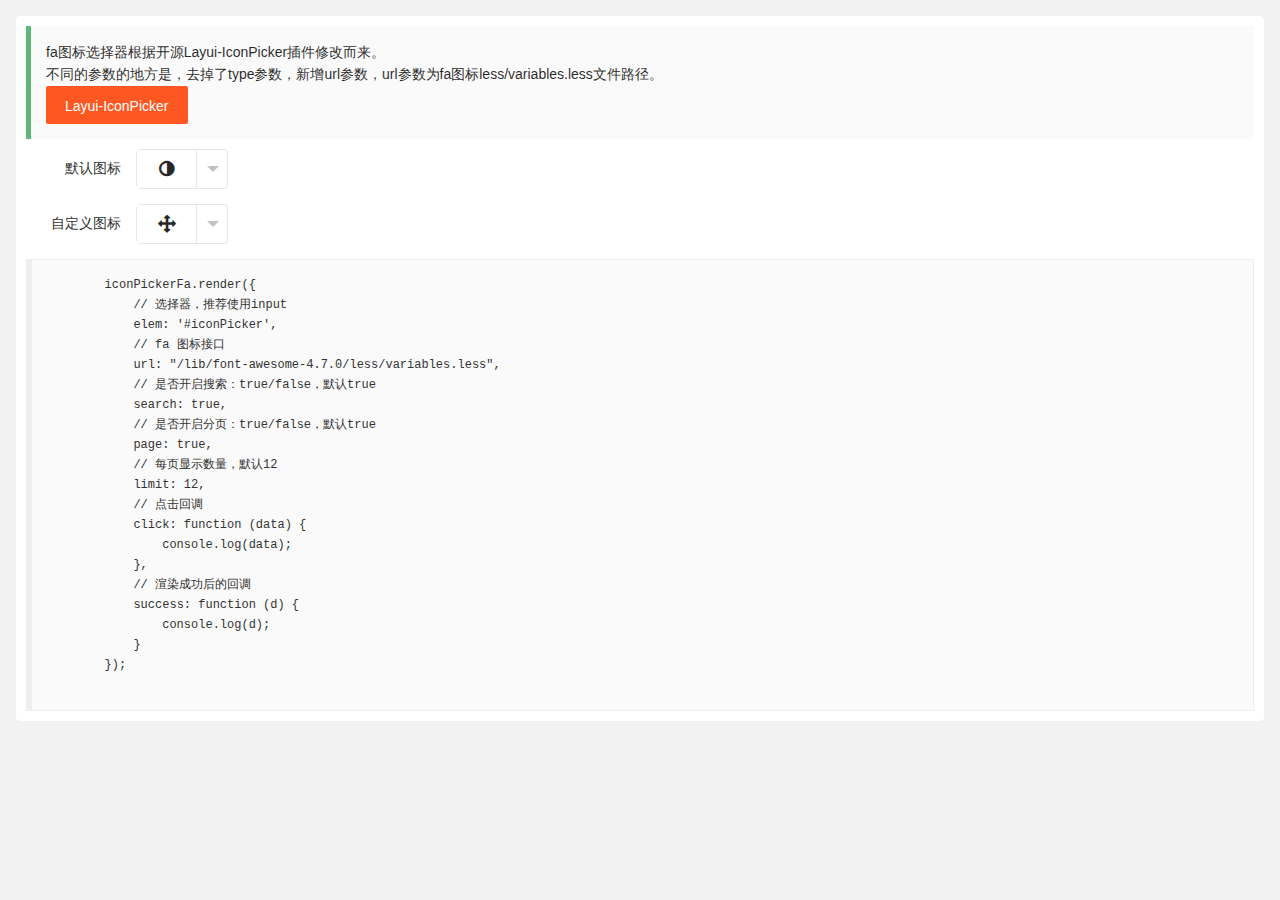
<file: src/main/resources/static/page/icon-picker.html>
<!DOCTYPE html>
<html lang="en">
<head>
    <meta charset="UTF-8">
    <title>图标选择器</title>
    <link rel="stylesheet" href="../lib/layui-v2.6.3/css/layui.css" media="all">
    <link rel="stylesheet" href="../lib/font-awesome-4.7.0/css/font-awesome.min.css" media="all">
    <link rel="stylesheet" href="../css/public.css" media="all">
    <style>
        .layui-iconpicker-body.layui-iconpicker-body-page .hide {display: none;}
    </style>
</head>
<body>
<div class="layuimini-container">
    <div class="layuimini-main">

        <blockquote class="layui-elem-quote">
            fa图标选择器根据开源Layui-IconPicker插件修改而来。<br>
            不同的参数的地方是，去掉了type参数，新增url参数，url参数为fa图标less/variables.less文件路径。<br>
            <a href="https://gitee.com/wujiawei0926/iconpicker" target="_blank" class="layui-btn layui-btn-danger">Layui-IconPicker</a>
        </blockquote>

        <div class="layui-form">
            <div class="layui-form-item">
                <label for="" class="layui-form-label">默认图标</label>
                <div class="layui-input-block">
                    <input type="text" id="iconPicker" lay-filter="iconPicker" class="hide">
                </div>
            </div>

            <div class="layui-form-item">
                <label for="" class="layui-form-label">自定义图标</label>
                <div class="layui-input-block">
                    <input type="text" id="iconPicker1" value="fa-arrows" lay-filter="iconPicker2" class="hide">
                </div>
            </div>
        </div>

        <pre class="layui-code">
        iconPickerFa.render({
            // 选择器，推荐使用input
            elem: '#iconPicker',
            // fa 图标接口
            url: "/lib/font-awesome-4.7.0/less/variables.less",
            // 是否开启搜索：true/false，默认true
            search: true,
            // 是否开启分页：true/false，默认true
            page: true,
            // 每页显示数量，默认12
            limit: 12,
            // 点击回调
            click: function (data) {
                console.log(data);
            },
            // 渲染成功后的回调
            success: function (d) {
                console.log(d);
            }
        });
        </pre>

    </div>
</div>
<script src="../lib/layui-v2.6.3/layui.js" charset="utf-8"></script>
<script src="../js/lay-config.js?v=1.0.4" charset="utf-8"></script>
<script>
    layui.use(['iconPickerFa', 'form', 'layer'], function () {
        var iconPickerFa = layui.iconPickerFa,
            form = layui.form,
            layer = layui.layer,
            $ = layui.$;

        iconPickerFa.render({
            // 选择器，推荐使用input
            elem: '#iconPicker',
            // fa 图标接口
            url: "../lib/font-awesome-4.7.0/less/variables.less",
            // 是否开启搜索：true/false，默认true
            search: true,
            // 是否开启分页：true/false，默认true
            page: true,
            // 每页显示数量，默认12
            limit: 12,
            // 点击回调
            click: function (data) {
                console.log(data);
            },
            // 渲染成功后的回调
            success: function (d) {
                console.log(d);
            }
        });

        iconPickerFa.render({
            // 选择器，推荐使用input
            elem: '#iconPicker1',
            // fa 图标接口
            url: "../lib/font-awesome-4.7.0/less/variables.less",
            // 是否开启搜索：true/false
            search: true,
            // 是否开启分页
            page: true,
            // 每页显示数量，默认12
            limit: 12,
            // 点击回调
            click: function (data) {
                console.log(data);
            },
            // 渲染成功后的回调
            success: function (d) {
                console.log(d);
            }
        });

    });

</script>
</body>
</html>
</file>
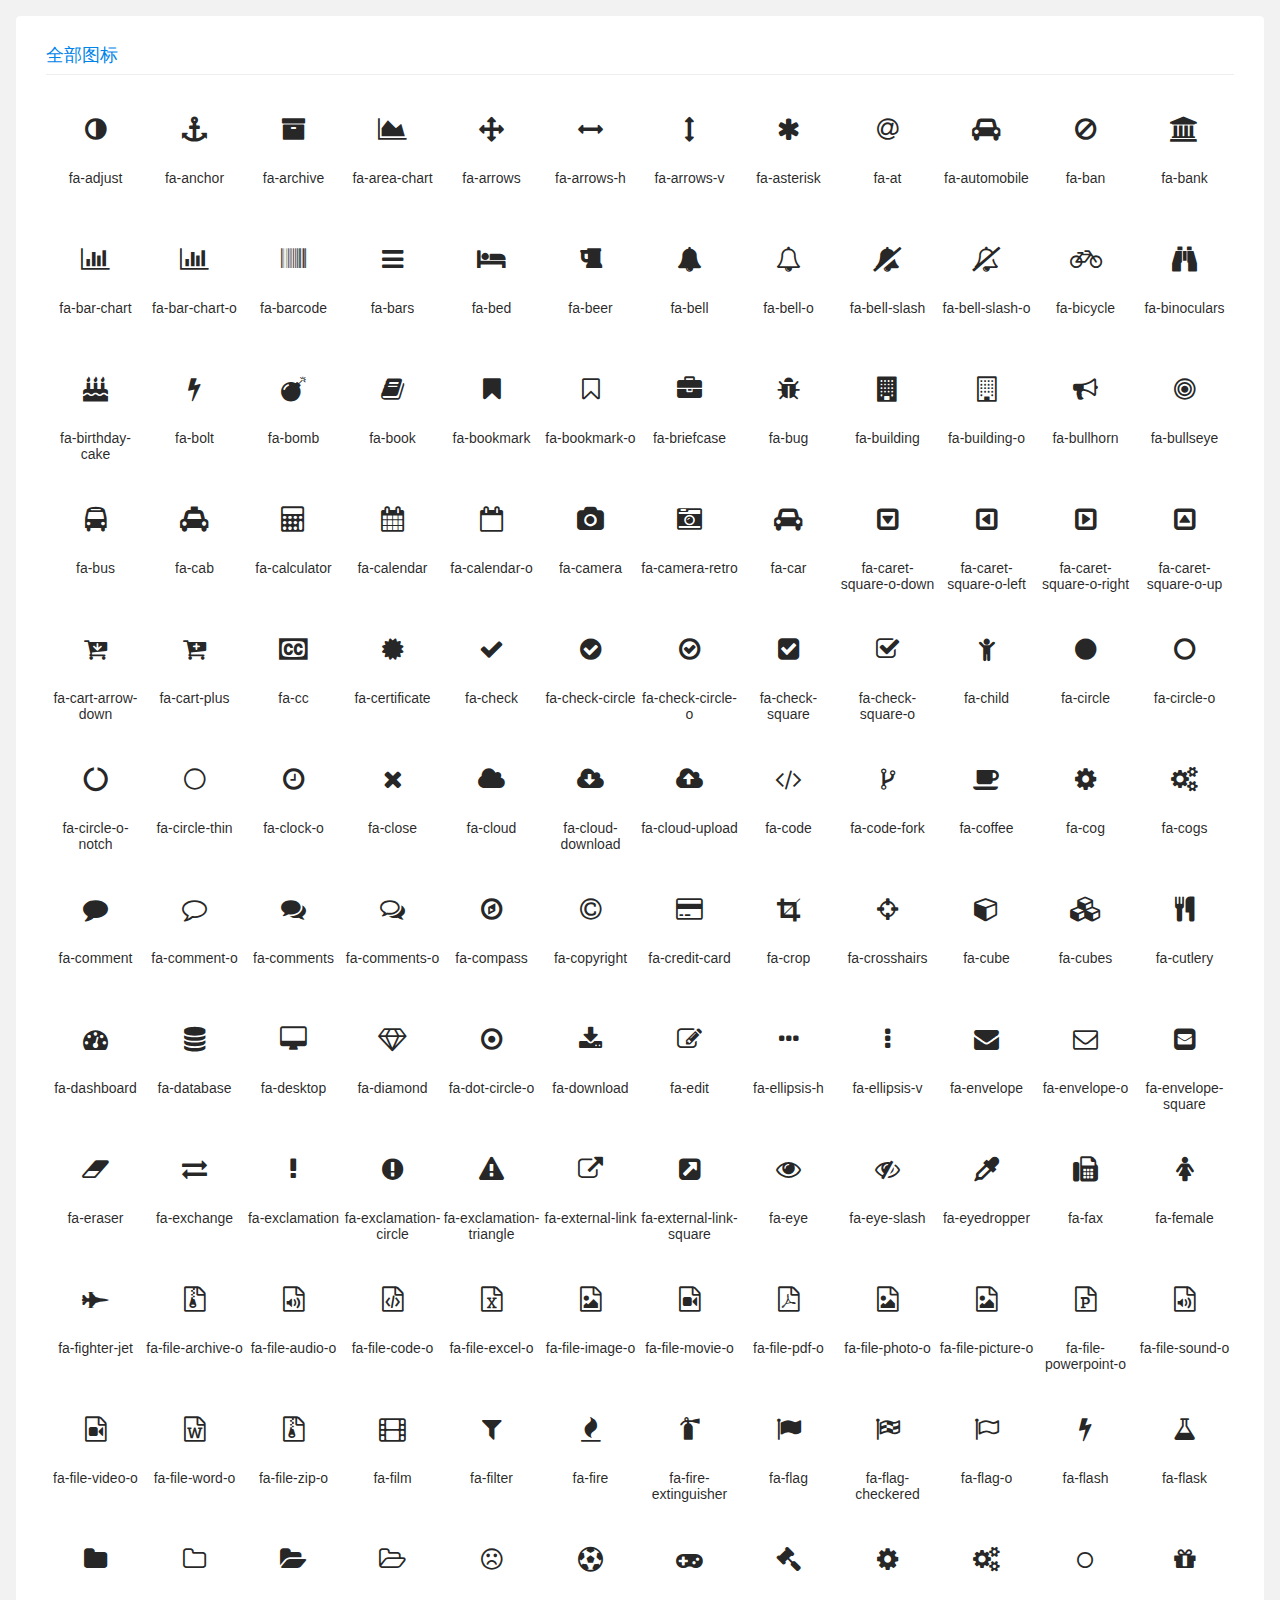
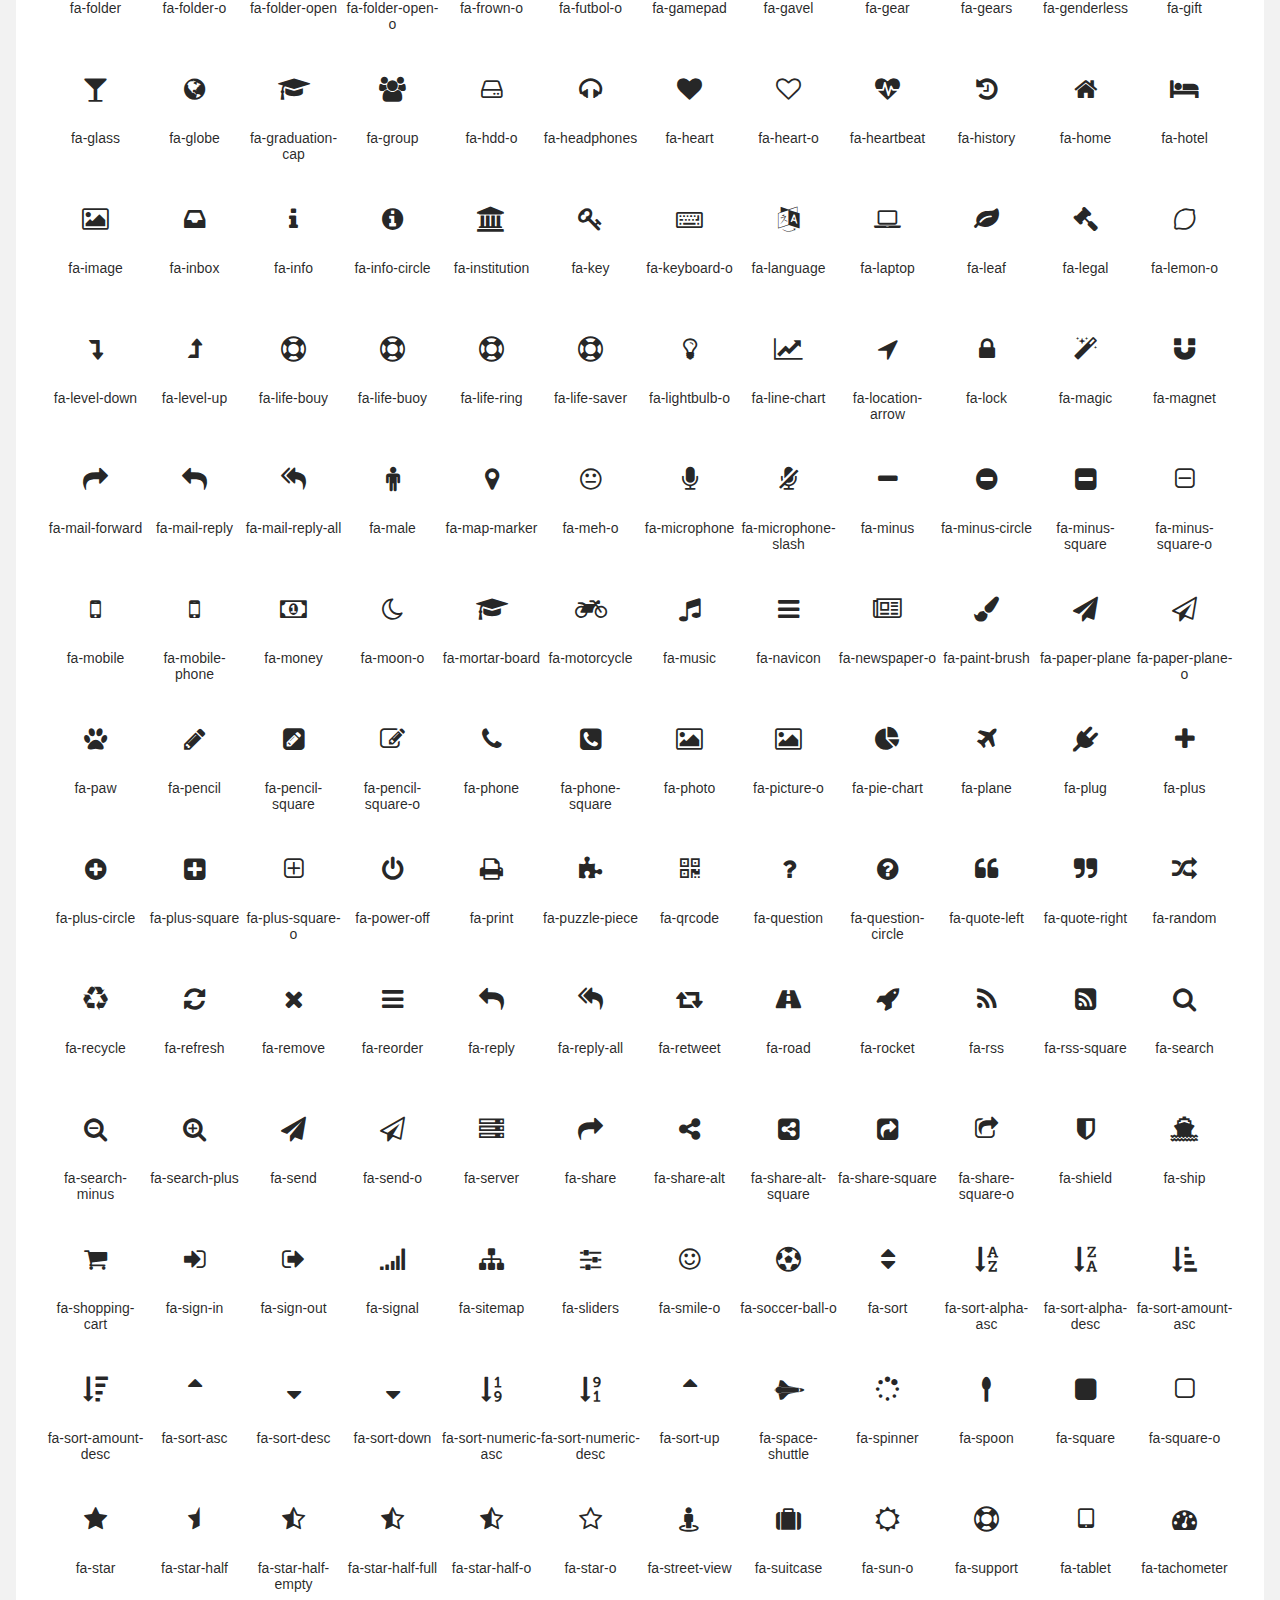
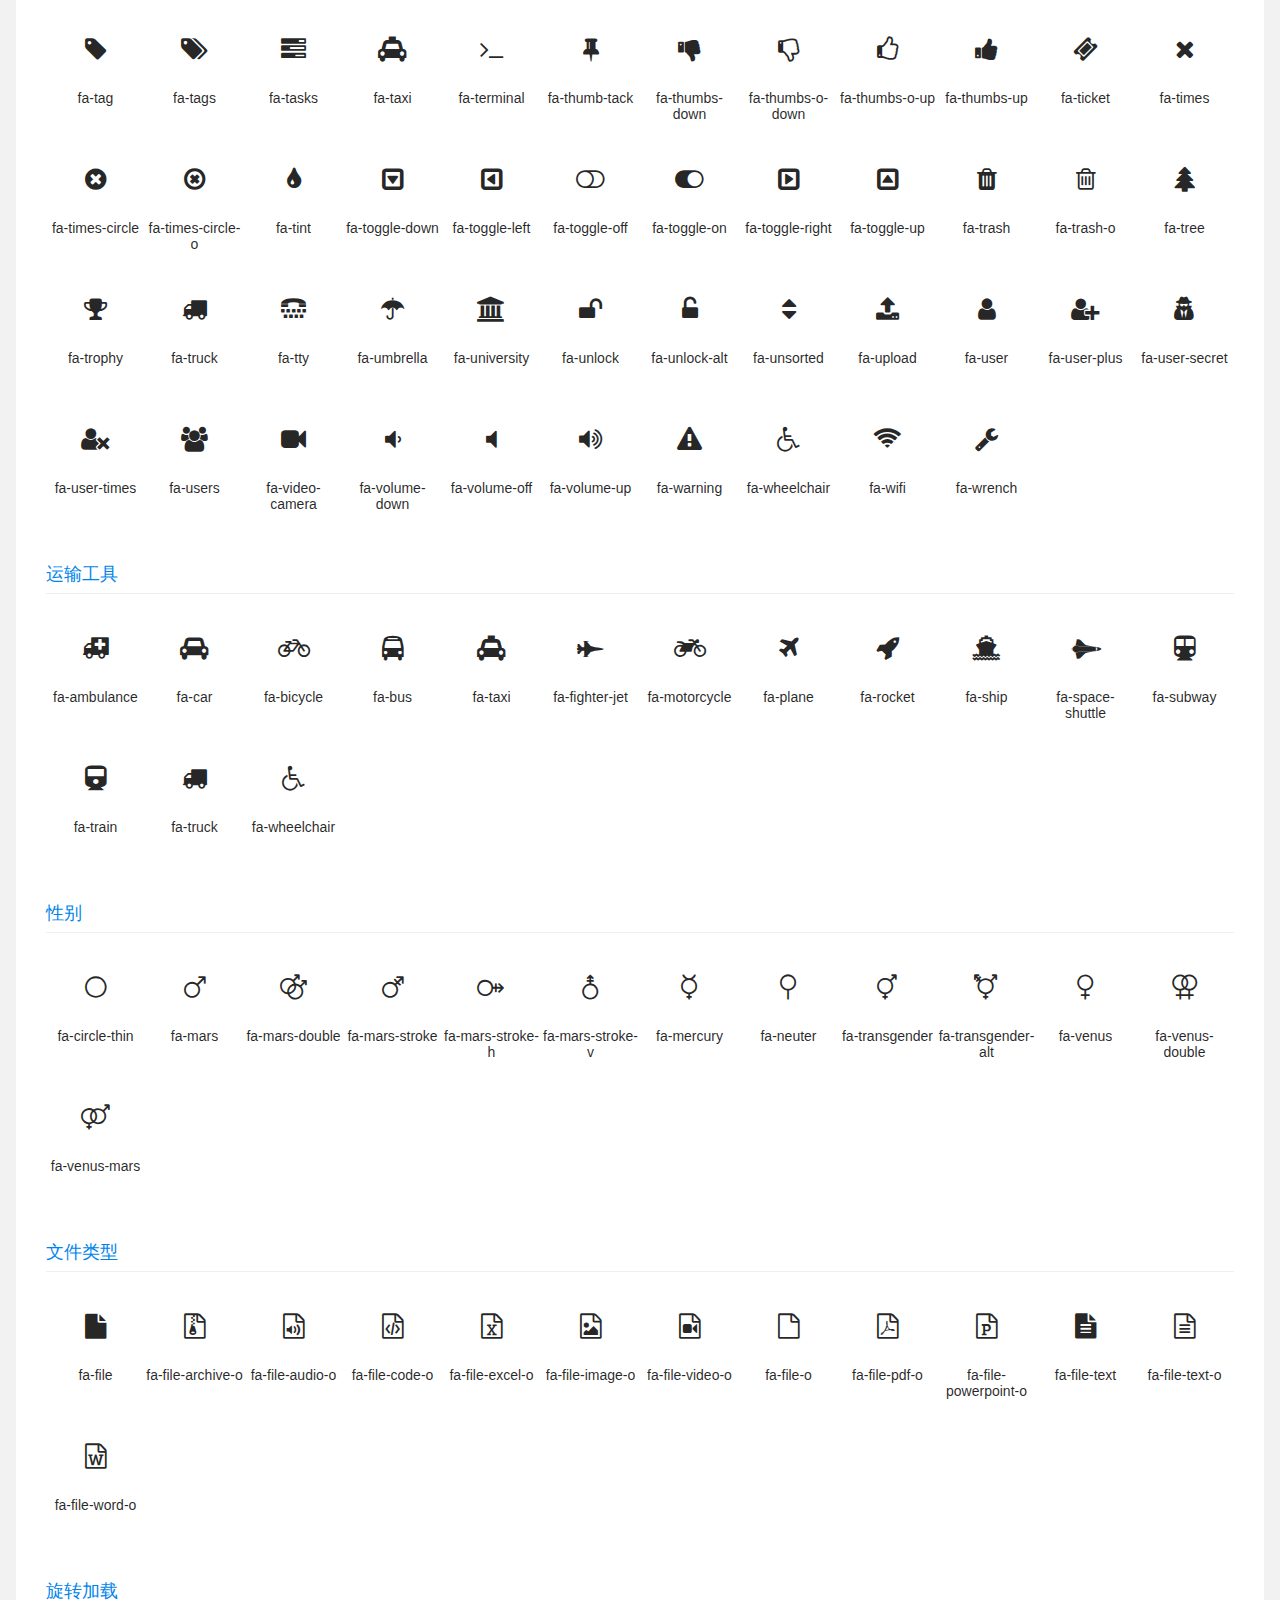
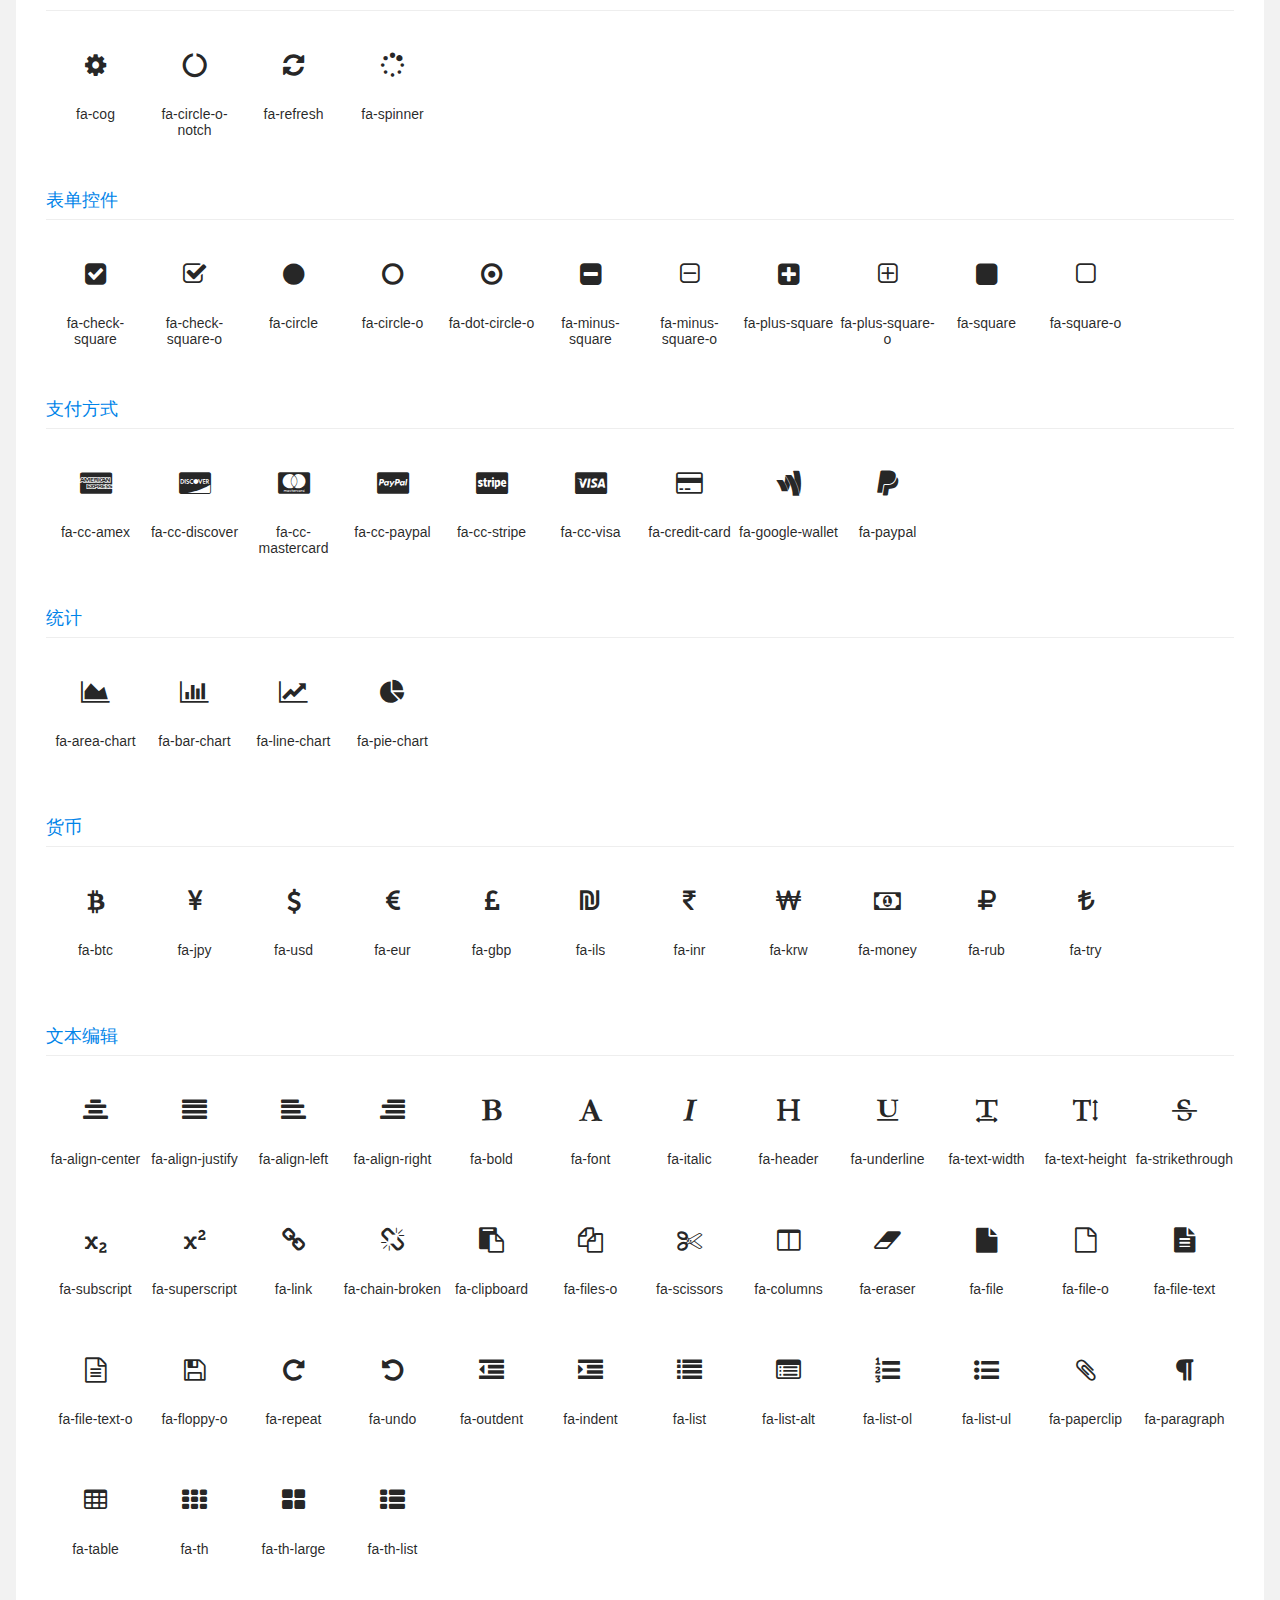
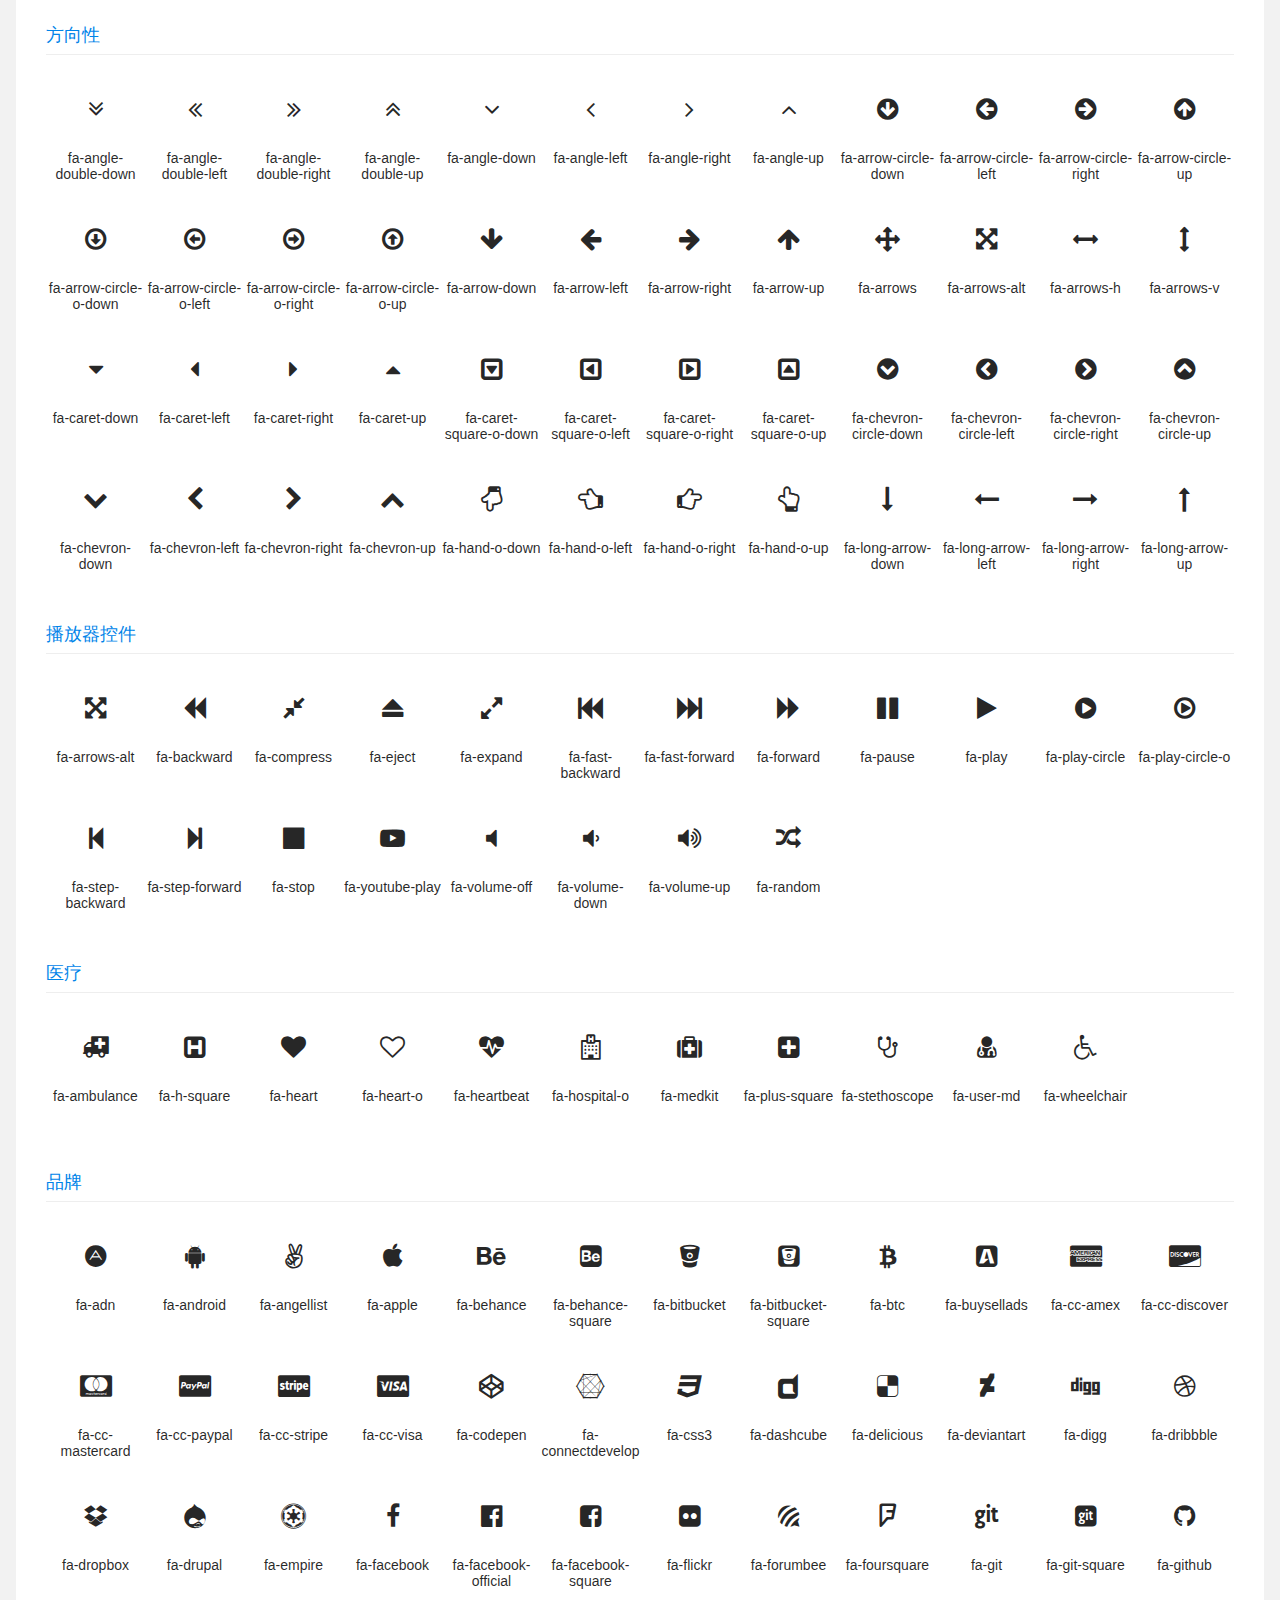
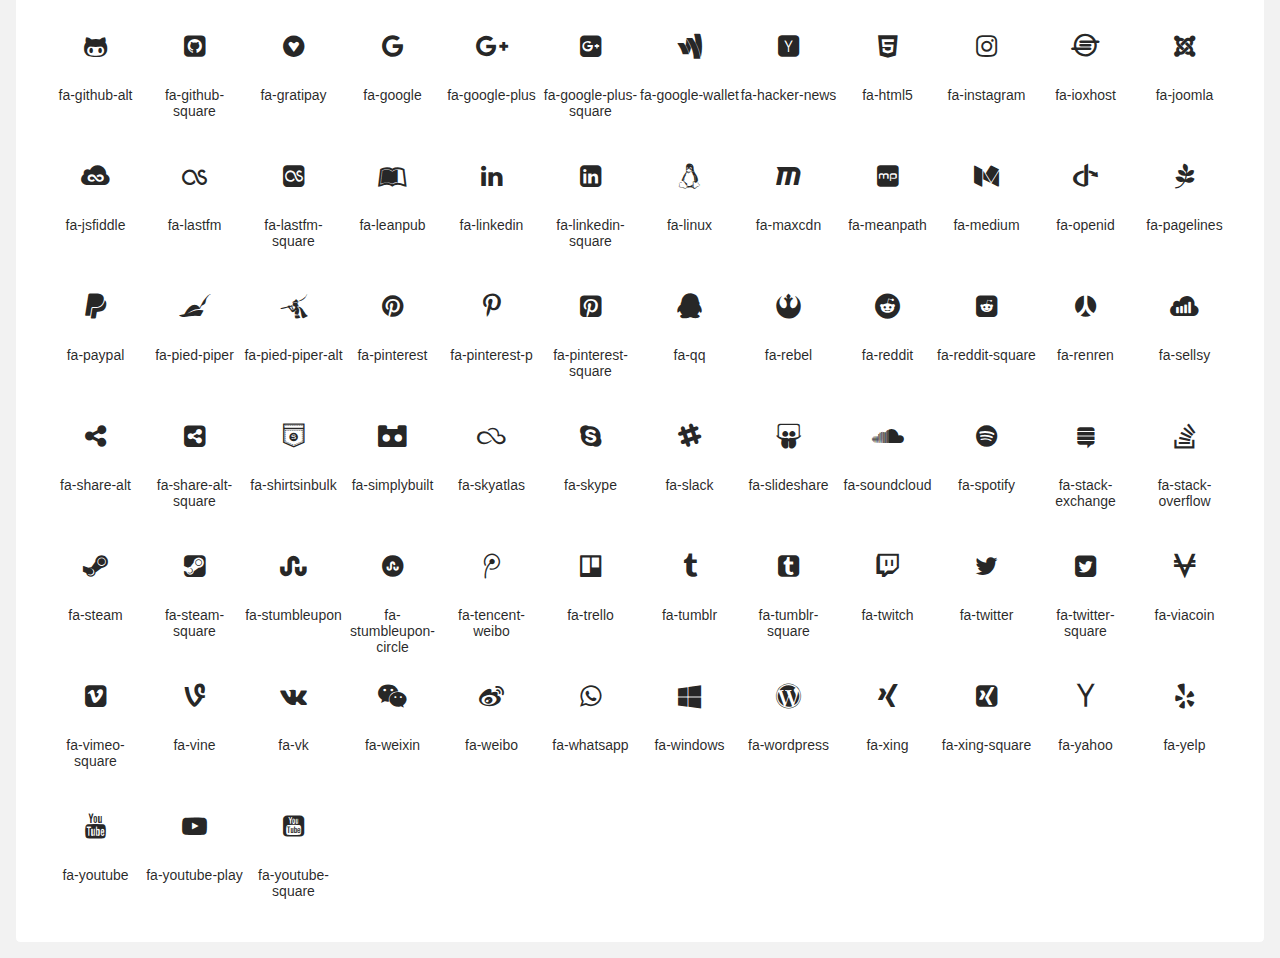
<file: src/main/resources/static/page/icon.html>
<!DOCTYPE html>
<html>
<head>
    <meta charset="utf-8">
    <title>图标列表</title>
    <meta name="renderer" content="webkit">
    <meta http-equiv="X-UA-Compatible" content="IE=edge,chrome=1">
    <meta name="viewport" content="width=device-width, initial-scale=1, maximum-scale=1">
    <meta name="apple-mobile-web-app-status-bar-style" content="black">
    <meta name="apple-mobile-web-app-capable" content="yes">
    <meta name="format-detection" content="telephone=no">
    <link rel="stylesheet" href="../lib/layui-v2.6.3/css/layui.css" media="all">
    <link rel="stylesheet" href="../lib/font-awesome-4.7.0/css/font-awesome.min.css" media="all">
    <link rel="stylesheet" href="../css/public.css" media="all">
    <style>
        h4{ font-size:18px;font-family:"Microsoft YaHei","Simsun",Arial; font-weight:normal; line-height:1; padding:0; margin:0;}
        .icons li{  margin:5px 0; text-align:center; height:120px; cursor:pointer;}
        .icons li i{ display:block; font-size:35px; margin:10px 0; line-height:60px; height:60px;}
        .icons li:hover{ background:#2f4056; border-radius:5px; color:#fff;}
        .icons li:hover i{ font-size:50px;}
        .section{ padding:20px;}
        .section h4 span{ color:#0084e9;}
        .fa {font-size: 25px !important;}
        .fa:hover {font-size: 50px !important;}
    </style>
</head>
<body>
<div class="layuimini-container">
    <div class="layuimini-main">

        <div class="section">
            <h4><span>全部图标</span></h4>
            <hr>
            <ul class="icons layui-row">
                <li class='layui-col-xs4 layui-col-sm3 layui-col-md2 layui-col-lg1 '><i class="fa fa-adjust"></i><span>fa-adjust</span></li>
                <li class='layui-col-xs4 layui-col-sm3 layui-col-md2 layui-col-lg1 '><i class="fa fa-anchor"></i><span>fa-anchor</span></li>
                <li class='layui-col-xs4 layui-col-sm3 layui-col-md2 layui-col-lg1 '><i class="fa fa-archive"></i><span>fa-archive</span></li>
                <li class='layui-col-xs4 layui-col-sm3 layui-col-md2 layui-col-lg1 '><i class="fa fa-area-chart"></i><span>fa-area-chart</span></li>
                <li class='layui-col-xs4 layui-col-sm3 layui-col-md2 layui-col-lg1 '><i class="fa fa-arrows"></i><span>fa-arrows</span></li>
                <li class='layui-col-xs4 layui-col-sm3 layui-col-md2 layui-col-lg1 '><i class="fa fa-arrows-h"></i><span>fa-arrows-h</span></li>
                <li class='layui-col-xs4 layui-col-sm3 layui-col-md2 layui-col-lg1 '><i class="fa fa-arrows-v"></i><span>fa-arrows-v</span></li>
                <li class='layui-col-xs4 layui-col-sm3 layui-col-md2 layui-col-lg1 '><i class="fa fa-asterisk"></i><span>fa-asterisk</span></li>
                <li class='layui-col-xs4 layui-col-sm3 layui-col-md2 layui-col-lg1 '><i class="fa fa-at"></i><span>fa-at</span></li>
                <li class='layui-col-xs4 layui-col-sm3 layui-col-md2 layui-col-lg1 '><i class="fa fa-automobile"></i><span>fa-automobile</span></li>
                <li class='layui-col-xs4 layui-col-sm3 layui-col-md2 layui-col-lg1 '><i class="fa fa-ban"></i><span>fa-ban</span></li>
                <li class='layui-col-xs4 layui-col-sm3 layui-col-md2 layui-col-lg1 '><i class="fa fa-bank"></i><span>fa-bank</span></li>
                <li class='layui-col-xs4 layui-col-sm3 layui-col-md2 layui-col-lg1 '><i class="fa fa-bar-chart"></i><span>fa-bar-chart</span></li>
                <li class='layui-col-xs4 layui-col-sm3 layui-col-md2 layui-col-lg1 '><i class="fa fa-bar-chart-o"></i><span>fa-bar-chart-o</span></li>
                <li class='layui-col-xs4 layui-col-sm3 layui-col-md2 layui-col-lg1 '><i class="fa fa-barcode"></i><span>fa-barcode</span></li>
                <li class='layui-col-xs4 layui-col-sm3 layui-col-md2 layui-col-lg1 '><i class="fa fa-bars"></i><span>fa-bars</span></li>
                <li class='layui-col-xs4 layui-col-sm3 layui-col-md2 layui-col-lg1 '><i class="fa fa-bed"></i><span>fa-bed</span></li>
                <li class='layui-col-xs4 layui-col-sm3 layui-col-md2 layui-col-lg1 '><i class="fa fa-beer"></i><span>fa-beer</span></li>
                <li class='layui-col-xs4 layui-col-sm3 layui-col-md2 layui-col-lg1 '><i class="fa fa-bell"></i><span>fa-bell</span></li>
                <li class='layui-col-xs4 layui-col-sm3 layui-col-md2 layui-col-lg1 '><i class="fa fa-bell-o"></i><span>fa-bell-o</span></li>
                <li class='layui-col-xs4 layui-col-sm3 layui-col-md2 layui-col-lg1 '><i class="fa fa-bell-slash"></i><span>fa-bell-slash</span></li>
                <li class='layui-col-xs4 layui-col-sm3 layui-col-md2 layui-col-lg1 '><i class="fa fa-bell-slash-o"></i><span>fa-bell-slash-o</span></li>
                <li class='layui-col-xs4 layui-col-sm3 layui-col-md2 layui-col-lg1 '><i class="fa fa-bicycle"></i><span>fa-bicycle</span></li>
                <li class='layui-col-xs4 layui-col-sm3 layui-col-md2 layui-col-lg1 '><i class="fa fa-binoculars"></i><span>fa-binoculars</span></li>
                <li class='layui-col-xs4 layui-col-sm3 layui-col-md2 layui-col-lg1 '><i class="fa fa-birthday-cake"></i><span>fa-birthday-cake</span></li>
                <li class='layui-col-xs4 layui-col-sm3 layui-col-md2 layui-col-lg1 '><i class="fa fa-bolt"></i><span>fa-bolt</span></li>
                <li class='layui-col-xs4 layui-col-sm3 layui-col-md2 layui-col-lg1 '><i class="fa fa-bomb"></i><span>fa-bomb</span></li>
                <li class='layui-col-xs4 layui-col-sm3 layui-col-md2 layui-col-lg1 '><i class="fa fa-book"></i><span>fa-book</span></li>
                <li class='layui-col-xs4 layui-col-sm3 layui-col-md2 layui-col-lg1 '><i class="fa fa-bookmark"></i><span>fa-bookmark</span></li>
                <li class='layui-col-xs4 layui-col-sm3 layui-col-md2 layui-col-lg1 '><i class="fa fa-bookmark-o"></i><span>fa-bookmark-o</span></li>
                <li class='layui-col-xs4 layui-col-sm3 layui-col-md2 layui-col-lg1 '><i class="fa fa-briefcase"></i><span>fa-briefcase</span></li>
                <li class='layui-col-xs4 layui-col-sm3 layui-col-md2 layui-col-lg1 '><i class="fa fa-bug"></i><span>fa-bug</span></li>
                <li class='layui-col-xs4 layui-col-sm3 layui-col-md2 layui-col-lg1 '><i class="fa fa-building"></i><span>fa-building</span></li>
                <li class='layui-col-xs4 layui-col-sm3 layui-col-md2 layui-col-lg1 '><i class="fa fa-building-o"></i><span>fa-building-o</span></li>
                <li class='layui-col-xs4 layui-col-sm3 layui-col-md2 layui-col-lg1 '><i class="fa fa-bullhorn"></i><span>fa-bullhorn</span></li>
                <li class='layui-col-xs4 layui-col-sm3 layui-col-md2 layui-col-lg1 '><i class="fa fa-bullseye"></i><span>fa-bullseye</span></li>
                <li class='layui-col-xs4 layui-col-sm3 layui-col-md2 layui-col-lg1 '><i class="fa fa-bus"></i><span>fa-bus</span></li>
                <li class='layui-col-xs4 layui-col-sm3 layui-col-md2 layui-col-lg1 '><i class="fa fa-cab"></i><span>fa-cab</span></li>
                <li class='layui-col-xs4 layui-col-sm3 layui-col-md2 layui-col-lg1 '><i class="fa fa-calculator"></i><span>fa-calculator</span></li>
                <li class='layui-col-xs4 layui-col-sm3 layui-col-md2 layui-col-lg1 '><i class="fa fa-calendar"></i><span>fa-calendar</span></li>
                <li class='layui-col-xs4 layui-col-sm3 layui-col-md2 layui-col-lg1 '><i class="fa fa-calendar-o"></i><span>fa-calendar-o</span></li>
                <li class='layui-col-xs4 layui-col-sm3 layui-col-md2 layui-col-lg1 '><i class="fa fa-camera"></i><span>fa-camera</span></li>
                <li class='layui-col-xs4 layui-col-sm3 layui-col-md2 layui-col-lg1 '><i class="fa fa-camera-retro"></i><span>fa-camera-retro</span></li>
                <li class='layui-col-xs4 layui-col-sm3 layui-col-md2 layui-col-lg1 '><i class="fa fa-car"></i><span>fa-car</span></li>
                <li class='layui-col-xs4 layui-col-sm3 layui-col-md2 layui-col-lg1 '><i class="fa fa-caret-square-o-down"></i><span>fa-caret-square-o-down</span></li>
                <li class='layui-col-xs4 layui-col-sm3 layui-col-md2 layui-col-lg1 '><i class="fa fa-caret-square-o-left"></i><span>fa-caret-square-o-left</span></li>
                <li class='layui-col-xs4 layui-col-sm3 layui-col-md2 layui-col-lg1 '><i class="fa fa-caret-square-o-right"></i><span>fa-caret-square-o-right</span></li>
                <li class='layui-col-xs4 layui-col-sm3 layui-col-md2 layui-col-lg1 '><i class="fa fa-caret-square-o-up"></i><span>fa-caret-square-o-up</span></li>
                <li class='layui-col-xs4 layui-col-sm3 layui-col-md2 layui-col-lg1 '><i class="fa fa-cart-arrow-down"></i><span>fa-cart-arrow-down</span></li>
                <li class='layui-col-xs4 layui-col-sm3 layui-col-md2 layui-col-lg1 '><i class="fa fa-cart-plus"></i><span>fa-cart-plus</span></li>
                <li class='layui-col-xs4 layui-col-sm3 layui-col-md2 layui-col-lg1 '><i class="fa fa-cc"></i><span>fa-cc</span></li>
                <li class='layui-col-xs4 layui-col-sm3 layui-col-md2 layui-col-lg1 '><i class="fa fa-certificate"></i><span>fa-certificate</span></li>
                <li class='layui-col-xs4 layui-col-sm3 layui-col-md2 layui-col-lg1 '><i class="fa fa-check"></i><span>fa-check</span></li>
                <li class='layui-col-xs4 layui-col-sm3 layui-col-md2 layui-col-lg1 '><i class="fa fa-check-circle"></i><span>fa-check-circle</span></li>
                <li class='layui-col-xs4 layui-col-sm3 layui-col-md2 layui-col-lg1 '><i class="fa fa-check-circle-o"></i><span>fa-check-circle-o</span></li>
                <li class='layui-col-xs4 layui-col-sm3 layui-col-md2 layui-col-lg1 '><i class="fa fa-check-square"></i><span>fa-check-square</span></li>
                <li class='layui-col-xs4 layui-col-sm3 layui-col-md2 layui-col-lg1 '><i class="fa fa-check-square-o"></i><span>fa-check-square-o</span></li>
                <li class='layui-col-xs4 layui-col-sm3 layui-col-md2 layui-col-lg1 '><i class="fa fa-child"></i><span>fa-child</span></li>
                <li class='layui-col-xs4 layui-col-sm3 layui-col-md2 layui-col-lg1 '><i class="fa fa-circle"></i><span>fa-circle</span></li>
                <li class='layui-col-xs4 layui-col-sm3 layui-col-md2 layui-col-lg1 '><i class="fa fa-circle-o"></i><span>fa-circle-o</span></li>
                <li class='layui-col-xs4 layui-col-sm3 layui-col-md2 layui-col-lg1 '><i class="fa fa-circle-o-notch"></i><span>fa-circle-o-notch</span></li>
                <li class='layui-col-xs4 layui-col-sm3 layui-col-md2 layui-col-lg1 '><i class="fa fa-circle-thin"></i><span>fa-circle-thin</span></li>
                <li class='layui-col-xs4 layui-col-sm3 layui-col-md2 layui-col-lg1 '><i class="fa fa-clock-o"></i><span>fa-clock-o</span></li>
                <li class='layui-col-xs4 layui-col-sm3 layui-col-md2 layui-col-lg1 '><i class="fa fa-close"></i><span>fa-close</span></li>
                <li class='layui-col-xs4 layui-col-sm3 layui-col-md2 layui-col-lg1 '><i class="fa fa-cloud"></i><span>fa-cloud</span></li>
                <li class='layui-col-xs4 layui-col-sm3 layui-col-md2 layui-col-lg1 '><i class="fa fa-cloud-download"></i><span>fa-cloud-download</span></li>
                <li class='layui-col-xs4 layui-col-sm3 layui-col-md2 layui-col-lg1 '><i class="fa fa-cloud-upload"></i><span>fa-cloud-upload</span></li>
                <li class='layui-col-xs4 layui-col-sm3 layui-col-md2 layui-col-lg1 '><i class="fa fa-code"></i><span>fa-code</span></li>
                <li class='layui-col-xs4 layui-col-sm3 layui-col-md2 layui-col-lg1 '><i class="fa fa-code-fork"></i><span>fa-code-fork</span></li>
                <li class='layui-col-xs4 layui-col-sm3 layui-col-md2 layui-col-lg1 '><i class="fa fa-coffee"></i><span>fa-coffee</span></li>
                <li class='layui-col-xs4 layui-col-sm3 layui-col-md2 layui-col-lg1 '><i class="fa fa-cog"></i><span>fa-cog</span></li>
                <li class='layui-col-xs4 layui-col-sm3 layui-col-md2 layui-col-lg1 '><i class="fa fa-cogs"></i><span>fa-cogs</span></li>
                <li class='layui-col-xs4 layui-col-sm3 layui-col-md2 layui-col-lg1 '><i class="fa fa-comment"></i><span>fa-comment</span></li>
                <li class='layui-col-xs4 layui-col-sm3 layui-col-md2 layui-col-lg1 '><i class="fa fa-comment-o"></i><span>fa-comment-o</span></li>
                <li class='layui-col-xs4 layui-col-sm3 layui-col-md2 layui-col-lg1 '><i class="fa fa-comments"></i><span>fa-comments</span></li>
                <li class='layui-col-xs4 layui-col-sm3 layui-col-md2 layui-col-lg1 '><i class="fa fa-comments-o"></i><span>fa-comments-o</span></li>
                <li class='layui-col-xs4 layui-col-sm3 layui-col-md2 layui-col-lg1 '><i class="fa fa-compass"></i><span>fa-compass</span></li>
                <li class='layui-col-xs4 layui-col-sm3 layui-col-md2 layui-col-lg1 '><i class="fa fa-copyright"></i><span>fa-copyright</span></li>
                <li class='layui-col-xs4 layui-col-sm3 layui-col-md2 layui-col-lg1 '><i class="fa fa-credit-card"></i><span>fa-credit-card</span></li>
                <li class='layui-col-xs4 layui-col-sm3 layui-col-md2 layui-col-lg1 '><i class="fa fa-crop"></i><span>fa-crop</span></li>
                <li class='layui-col-xs4 layui-col-sm3 layui-col-md2 layui-col-lg1 '><i class="fa fa-crosshairs"></i><span>fa-crosshairs</span></li>
                <li class='layui-col-xs4 layui-col-sm3 layui-col-md2 layui-col-lg1 '><i class="fa fa-cube"></i><span>fa-cube</span></li>
                <li class='layui-col-xs4 layui-col-sm3 layui-col-md2 layui-col-lg1 '><i class="fa fa-cubes"></i><span>fa-cubes</span></li>
                <li class='layui-col-xs4 layui-col-sm3 layui-col-md2 layui-col-lg1 '><i class="fa fa-cutlery"></i><span>fa-cutlery</span></li>
                <li class='layui-col-xs4 layui-col-sm3 layui-col-md2 layui-col-lg1 '><i class="fa fa-dashboard"></i><span>fa-dashboard</span></li>
                <li class='layui-col-xs4 layui-col-sm3 layui-col-md2 layui-col-lg1 '><i class="fa fa-database"></i><span>fa-database</span></li>
                <li class='layui-col-xs4 layui-col-sm3 layui-col-md2 layui-col-lg1 '><i class="fa fa-desktop"></i><span>fa-desktop</span></li>
                <li class='layui-col-xs4 layui-col-sm3 layui-col-md2 layui-col-lg1 '><i class="fa fa-diamond"></i><span>fa-diamond</span></li>
                <li class='layui-col-xs4 layui-col-sm3 layui-col-md2 layui-col-lg1 '><i class="fa fa-dot-circle-o"></i><span>fa-dot-circle-o</span></li>
                <li class='layui-col-xs4 layui-col-sm3 layui-col-md2 layui-col-lg1 '><i class="fa fa-download"></i><span>fa-download</span></li>
                <li class='layui-col-xs4 layui-col-sm3 layui-col-md2 layui-col-lg1 '><i class="fa fa-edit"></i><span>fa-edit</span></li>
                <li class='layui-col-xs4 layui-col-sm3 layui-col-md2 layui-col-lg1 '><i class="fa fa-ellipsis-h"></i><span>fa-ellipsis-h</span></li>
                <li class='layui-col-xs4 layui-col-sm3 layui-col-md2 layui-col-lg1 '><i class="fa fa-ellipsis-v"></i><span>fa-ellipsis-v</span></li>
                <li class='layui-col-xs4 layui-col-sm3 layui-col-md2 layui-col-lg1 '><i class="fa fa-envelope"></i><span>fa-envelope</span></li>
                <li class='layui-col-xs4 layui-col-sm3 layui-col-md2 layui-col-lg1 '><i class="fa fa-envelope-o"></i><span>fa-envelope-o</span></li>
                <li class='layui-col-xs4 layui-col-sm3 layui-col-md2 layui-col-lg1 '><i class="fa fa-envelope-square"></i><span>fa-envelope-square</span></li>
                <li class='layui-col-xs4 layui-col-sm3 layui-col-md2 layui-col-lg1 '><i class="fa fa-eraser"></i><span>fa-eraser</span></li>
                <li class='layui-col-xs4 layui-col-sm3 layui-col-md2 layui-col-lg1 '><i class="fa fa-exchange"></i><span>fa-exchange</span></li>
                <li class='layui-col-xs4 layui-col-sm3 layui-col-md2 layui-col-lg1 '><i class="fa fa-exclamation"></i><span>fa-exclamation</span></li>
                <li class='layui-col-xs4 layui-col-sm3 layui-col-md2 layui-col-lg1 '><i class="fa fa-exclamation-circle"></i><span>fa-exclamation-circle</span></li>
                <li class='layui-col-xs4 layui-col-sm3 layui-col-md2 layui-col-lg1 '><i class="fa fa-exclamation-triangle"></i><span>fa-exclamation-triangle</span></li>
                <li class='layui-col-xs4 layui-col-sm3 layui-col-md2 layui-col-lg1 '><i class="fa fa-external-link"></i><span>fa-external-link</span></li>
                <li class='layui-col-xs4 layui-col-sm3 layui-col-md2 layui-col-lg1 '><i class="fa fa-external-link-square"></i><span>fa-external-link-square</span></li>
                <li class='layui-col-xs4 layui-col-sm3 layui-col-md2 layui-col-lg1 '><i class="fa fa-eye"></i><span>fa-eye</span></li>
                <li class='layui-col-xs4 layui-col-sm3 layui-col-md2 layui-col-lg1 '><i class="fa fa-eye-slash"></i><span>fa-eye-slash</span></li>
                <li class='layui-col-xs4 layui-col-sm3 layui-col-md2 layui-col-lg1 '><i class="fa fa-eyedropper"></i><span>fa-eyedropper</span></li>
                <li class='layui-col-xs4 layui-col-sm3 layui-col-md2 layui-col-lg1 '><i class="fa fa-fax"></i><span>fa-fax</span></li>
                <li class='layui-col-xs4 layui-col-sm3 layui-col-md2 layui-col-lg1 '><i class="fa fa-female"></i><span>fa-female</span></li>
                <li class='layui-col-xs4 layui-col-sm3 layui-col-md2 layui-col-lg1 '><i class="fa fa-fighter-jet"></i><span>fa-fighter-jet</span></li>
                <li class='layui-col-xs4 layui-col-sm3 layui-col-md2 layui-col-lg1 '><i class="fa fa-file-archive-o"></i><span>fa-file-archive-o</span></li>
                <li class='layui-col-xs4 layui-col-sm3 layui-col-md2 layui-col-lg1 '><i class="fa fa-file-audio-o"></i><span>fa-file-audio-o</span></li>
                <li class='layui-col-xs4 layui-col-sm3 layui-col-md2 layui-col-lg1 '><i class="fa fa-file-code-o"></i><span>fa-file-code-o</span></li>
                <li class='layui-col-xs4 layui-col-sm3 layui-col-md2 layui-col-lg1 '><i class="fa fa-file-excel-o"></i><span>fa-file-excel-o</span></li>
                <li class='layui-col-xs4 layui-col-sm3 layui-col-md2 layui-col-lg1 '><i class="fa fa-file-image-o"></i><span>fa-file-image-o</span></li>
                <li class='layui-col-xs4 layui-col-sm3 layui-col-md2 layui-col-lg1 '><i class="fa fa-file-movie-o"></i><span>fa-file-movie-o</span></li>
                <li class='layui-col-xs4 layui-col-sm3 layui-col-md2 layui-col-lg1 '><i class="fa fa-file-pdf-o"></i><span>fa-file-pdf-o</span></li>
                <li class='layui-col-xs4 layui-col-sm3 layui-col-md2 layui-col-lg1 '><i class="fa fa-file-photo-o"></i><span>fa-file-photo-o</span></li>
                <li class='layui-col-xs4 layui-col-sm3 layui-col-md2 layui-col-lg1 '><i class="fa fa-file-picture-o"></i><span>fa-file-picture-o</span></li>
                <li class='layui-col-xs4 layui-col-sm3 layui-col-md2 layui-col-lg1 '><i class="fa fa-file-powerpoint-o"></i><span>fa-file-powerpoint-o</span></li>
                <li class='layui-col-xs4 layui-col-sm3 layui-col-md2 layui-col-lg1 '><i class="fa fa-file-sound-o"></i><span>fa-file-sound-o</span></li>
                <li class='layui-col-xs4 layui-col-sm3 layui-col-md2 layui-col-lg1 '><i class="fa fa-file-video-o"></i><span>fa-file-video-o</span></li>
                <li class='layui-col-xs4 layui-col-sm3 layui-col-md2 layui-col-lg1 '><i class="fa fa-file-word-o"></i><span>fa-file-word-o</span></li>
                <li class='layui-col-xs4 layui-col-sm3 layui-col-md2 layui-col-lg1 '><i class="fa fa-file-zip-o"></i><span>fa-file-zip-o</span></li>
                <li class='layui-col-xs4 layui-col-sm3 layui-col-md2 layui-col-lg1 '><i class="fa fa-film"></i><span>fa-film</span></li>
                <li class='layui-col-xs4 layui-col-sm3 layui-col-md2 layui-col-lg1 '><i class="fa fa-filter"></i><span>fa-filter</span></li>
                <li class='layui-col-xs4 layui-col-sm3 layui-col-md2 layui-col-lg1 '><i class="fa fa-fire"></i><span>fa-fire</span></li>
                <li class='layui-col-xs4 layui-col-sm3 layui-col-md2 layui-col-lg1 '><i class="fa fa-fire-extinguisher"></i><span>fa-fire-extinguisher</span></li>
                <li class='layui-col-xs4 layui-col-sm3 layui-col-md2 layui-col-lg1 '><i class="fa fa-flag"></i><span>fa-flag</span></li>
                <li class='layui-col-xs4 layui-col-sm3 layui-col-md2 layui-col-lg1 '><i class="fa fa-flag-checkered"></i><span>fa-flag-checkered</span></li>
                <li class='layui-col-xs4 layui-col-sm3 layui-col-md2 layui-col-lg1 '><i class="fa fa-flag-o"></i><span>fa-flag-o</span></li>
                <li class='layui-col-xs4 layui-col-sm3 layui-col-md2 layui-col-lg1 '><i class="fa fa-flash"></i><span>fa-flash</span></li>
                <li class='layui-col-xs4 layui-col-sm3 layui-col-md2 layui-col-lg1 '><i class="fa fa-flask"></i><span>fa-flask</span></li>
                <li class='layui-col-xs4 layui-col-sm3 layui-col-md2 layui-col-lg1 '><i class="fa fa-folder"></i><span>fa-folder</span></li>
                <li class='layui-col-xs4 layui-col-sm3 layui-col-md2 layui-col-lg1 '><i class="fa fa-folder-o"></i><span>fa-folder-o</span></li>
                <li class='layui-col-xs4 layui-col-sm3 layui-col-md2 layui-col-lg1 '><i class="fa fa-folder-open"></i><span>fa-folder-open</span></li>
                <li class='layui-col-xs4 layui-col-sm3 layui-col-md2 layui-col-lg1 '><i class="fa fa-folder-open-o"></i><span>fa-folder-open-o</span></li>
                <li class='layui-col-xs4 layui-col-sm3 layui-col-md2 layui-col-lg1 '><i class="fa fa-frown-o"></i><span>fa-frown-o</span></li>
                <li class='layui-col-xs4 layui-col-sm3 layui-col-md2 layui-col-lg1 '><i class="fa fa-futbol-o"></i><span>fa-futbol-o</span></li>
                <li class='layui-col-xs4 layui-col-sm3 layui-col-md2 layui-col-lg1 '><i class="fa fa-gamepad"></i><span>fa-gamepad</span></li>
                <li class='layui-col-xs4 layui-col-sm3 layui-col-md2 layui-col-lg1 '><i class="fa fa-gavel"></i><span>fa-gavel</span></li>
                <li class='layui-col-xs4 layui-col-sm3 layui-col-md2 layui-col-lg1 '><i class="fa fa-gear"></i><span>fa-gear</span></li>
                <li class='layui-col-xs4 layui-col-sm3 layui-col-md2 layui-col-lg1 '><i class="fa fa-gears"></i><span>fa-gears</span></li>
                <li class='layui-col-xs4 layui-col-sm3 layui-col-md2 layui-col-lg1 '><i class="fa fa-genderless"></i><span>fa-genderless</span></li>
                <li class='layui-col-xs4 layui-col-sm3 layui-col-md2 layui-col-lg1 '><i class="fa fa-gift"></i><span>fa-gift</span></li>
                <li class='layui-col-xs4 layui-col-sm3 layui-col-md2 layui-col-lg1 '><i class="fa fa-glass"></i><span>fa-glass</span></li>
                <li class='layui-col-xs4 layui-col-sm3 layui-col-md2 layui-col-lg1 '><i class="fa fa-globe"></i><span>fa-globe</span></li>
                <li class='layui-col-xs4 layui-col-sm3 layui-col-md2 layui-col-lg1 '><i class="fa fa-graduation-cap"></i><span>fa-graduation-cap</span></li>
                <li class='layui-col-xs4 layui-col-sm3 layui-col-md2 layui-col-lg1 '><i class="fa fa-group"></i><span>fa-group</span></li>
                <li class='layui-col-xs4 layui-col-sm3 layui-col-md2 layui-col-lg1 '><i class="fa fa-hdd-o"></i><span>fa-hdd-o</span></li>
                <li class='layui-col-xs4 layui-col-sm3 layui-col-md2 layui-col-lg1 '><i class="fa fa-headphones"></i><span>fa-headphones</span></li>
                <li class='layui-col-xs4 layui-col-sm3 layui-col-md2 layui-col-lg1 '><i class="fa fa-heart"></i><span>fa-heart</span></li>
                <li class='layui-col-xs4 layui-col-sm3 layui-col-md2 layui-col-lg1 '><i class="fa fa-heart-o"></i><span>fa-heart-o</span></li>
                <li class='layui-col-xs4 layui-col-sm3 layui-col-md2 layui-col-lg1 '><i class="fa fa-heartbeat"></i><span>fa-heartbeat</span></li>
                <li class='layui-col-xs4 layui-col-sm3 layui-col-md2 layui-col-lg1 '><i class="fa fa-history"></i><span>fa-history</span></li>
                <li class='layui-col-xs4 layui-col-sm3 layui-col-md2 layui-col-lg1 '><i class="fa fa-home"></i><span>fa-home</span></li>
                <li class='layui-col-xs4 layui-col-sm3 layui-col-md2 layui-col-lg1 '><i class="fa fa-hotel"></i><span>fa-hotel</span></li>
                <li class='layui-col-xs4 layui-col-sm3 layui-col-md2 layui-col-lg1 '><i class="fa fa-image"></i><span>fa-image</span></li>
                <li class='layui-col-xs4 layui-col-sm3 layui-col-md2 layui-col-lg1 '><i class="fa fa-inbox"></i><span>fa-inbox</span></li>
                <li class='layui-col-xs4 layui-col-sm3 layui-col-md2 layui-col-lg1 '><i class="fa fa-info"></i><span>fa-info</span></li>
                <li class='layui-col-xs4 layui-col-sm3 layui-col-md2 layui-col-lg1 '><i class="fa fa-info-circle"></i><span>fa-info-circle</span></li>
                <li class='layui-col-xs4 layui-col-sm3 layui-col-md2 layui-col-lg1 '><i class="fa fa-institution"></i><span>fa-institution</span></li>
                <li class='layui-col-xs4 layui-col-sm3 layui-col-md2 layui-col-lg1 '><i class="fa fa-key"></i><span>fa-key</span></li>
                <li class='layui-col-xs4 layui-col-sm3 layui-col-md2 layui-col-lg1 '><i class="fa fa-keyboard-o"></i><span>fa-keyboard-o</span></li>
                <li class='layui-col-xs4 layui-col-sm3 layui-col-md2 layui-col-lg1 '><i class="fa fa-language"></i><span>fa-language</span></li>
                <li class='layui-col-xs4 layui-col-sm3 layui-col-md2 layui-col-lg1 '><i class="fa fa-laptop"></i><span>fa-laptop</span></li>
                <li class='layui-col-xs4 layui-col-sm3 layui-col-md2 layui-col-lg1 '><i class="fa fa-leaf"></i><span>fa-leaf</span></li>
                <li class='layui-col-xs4 layui-col-sm3 layui-col-md2 layui-col-lg1 '><i class="fa fa-legal"></i><span>fa-legal</span></li>
                <li class='layui-col-xs4 layui-col-sm3 layui-col-md2 layui-col-lg1 '><i class="fa fa-lemon-o"></i><span>fa-lemon-o</span></li>
                <li class='layui-col-xs4 layui-col-sm3 layui-col-md2 layui-col-lg1 '><i class="fa fa-level-down"></i><span>fa-level-down</span></li>
                <li class='layui-col-xs4 layui-col-sm3 layui-col-md2 layui-col-lg1 '><i class="fa fa-level-up"></i><span>fa-level-up</span></li>
                <li class='layui-col-xs4 layui-col-sm3 layui-col-md2 layui-col-lg1 '><i class="fa fa-life-bouy"></i><span>fa-life-bouy</span></li>
                <li class='layui-col-xs4 layui-col-sm3 layui-col-md2 layui-col-lg1 '><i class="fa fa-life-buoy"></i><span>fa-life-buoy</span></li>
                <li class='layui-col-xs4 layui-col-sm3 layui-col-md2 layui-col-lg1 '><i class="fa fa-life-ring"></i><span>fa-life-ring</span></li>
                <li class='layui-col-xs4 layui-col-sm3 layui-col-md2 layui-col-lg1 '><i class="fa fa-life-saver"></i><span>fa-life-saver</span></li>
                <li class='layui-col-xs4 layui-col-sm3 layui-col-md2 layui-col-lg1 '><i class="fa fa-lightbulb-o"></i><span>fa-lightbulb-o</span></li>
                <li class='layui-col-xs4 layui-col-sm3 layui-col-md2 layui-col-lg1 '><i class="fa fa-line-chart"></i><span>fa-line-chart</span></li>
                <li class='layui-col-xs4 layui-col-sm3 layui-col-md2 layui-col-lg1 '><i class="fa fa-location-arrow"></i><span>fa-location-arrow</span></li>
                <li class='layui-col-xs4 layui-col-sm3 layui-col-md2 layui-col-lg1 '><i class="fa fa-lock"></i><span>fa-lock</span></li>
                <li class='layui-col-xs4 layui-col-sm3 layui-col-md2 layui-col-lg1 '><i class="fa fa-magic"></i><span>fa-magic</span></li>
                <li class='layui-col-xs4 layui-col-sm3 layui-col-md2 layui-col-lg1 '><i class="fa fa-magnet"></i><span>fa-magnet</span></li>
                <li class='layui-col-xs4 layui-col-sm3 layui-col-md2 layui-col-lg1 '><i class="fa fa-mail-forward"></i><span>fa-mail-forward</span></li>
                <li class='layui-col-xs4 layui-col-sm3 layui-col-md2 layui-col-lg1 '><i class="fa fa-mail-reply"></i><span>fa-mail-reply</span></li>
                <li class='layui-col-xs4 layui-col-sm3 layui-col-md2 layui-col-lg1 '><i class="fa fa-mail-reply-all"></i><span>fa-mail-reply-all</span></li>
                <li class='layui-col-xs4 layui-col-sm3 layui-col-md2 layui-col-lg1 '><i class="fa fa-male"></i><span>fa-male</span></li>
                <li class='layui-col-xs4 layui-col-sm3 layui-col-md2 layui-col-lg1 '><i class="fa fa-map-marker"></i><span>fa-map-marker</span></li>
                <li class='layui-col-xs4 layui-col-sm3 layui-col-md2 layui-col-lg1 '><i class="fa fa-meh-o"></i><span>fa-meh-o</span></li>
                <li class='layui-col-xs4 layui-col-sm3 layui-col-md2 layui-col-lg1 '><i class="fa fa-microphone"></i><span>fa-microphone</span></li>
                <li class='layui-col-xs4 layui-col-sm3 layui-col-md2 layui-col-lg1 '><i class="fa fa-microphone-slash"></i><span>fa-microphone-slash</span></li>
                <li class='layui-col-xs4 layui-col-sm3 layui-col-md2 layui-col-lg1 '><i class="fa fa-minus"></i><span>fa-minus</span></li>
                <li class='layui-col-xs4 layui-col-sm3 layui-col-md2 layui-col-lg1 '><i class="fa fa-minus-circle"></i><span>fa-minus-circle</span></li>
                <li class='layui-col-xs4 layui-col-sm3 layui-col-md2 layui-col-lg1 '><i class="fa fa-minus-square"></i><span>fa-minus-square</span></li>
                <li class='layui-col-xs4 layui-col-sm3 layui-col-md2 layui-col-lg1 '><i class="fa fa-minus-square-o"></i><span>fa-minus-square-o</span></li>
                <li class='layui-col-xs4 layui-col-sm3 layui-col-md2 layui-col-lg1 '><i class="fa fa-mobile"></i><span>fa-mobile</span></li>
                <li class='layui-col-xs4 layui-col-sm3 layui-col-md2 layui-col-lg1 '><i class="fa fa-mobile-phone"></i><span>fa-mobile-phone</span></li>
                <li class='layui-col-xs4 layui-col-sm3 layui-col-md2 layui-col-lg1 '><i class="fa fa-money"></i><span>fa-money</span></li>
                <li class='layui-col-xs4 layui-col-sm3 layui-col-md2 layui-col-lg1 '><i class="fa fa-moon-o"></i><span>fa-moon-o</span></li>
                <li class='layui-col-xs4 layui-col-sm3 layui-col-md2 layui-col-lg1 '><i class="fa fa-mortar-board"></i><span>fa-mortar-board</span></li>
                <li class='layui-col-xs4 layui-col-sm3 layui-col-md2 layui-col-lg1 '><i class="fa fa-motorcycle"></i><span>fa-motorcycle</span></li>
                <li class='layui-col-xs4 layui-col-sm3 layui-col-md2 layui-col-lg1 '><i class="fa fa-music"></i><span>fa-music</span></li>
                <li class='layui-col-xs4 layui-col-sm3 layui-col-md2 layui-col-lg1 '><i class="fa fa-navicon"></i><span>fa-navicon</span></li>
                <li class='layui-col-xs4 layui-col-sm3 layui-col-md2 layui-col-lg1 '><i class="fa fa-newspaper-o"></i><span>fa-newspaper-o</span></li>
                <li class='layui-col-xs4 layui-col-sm3 layui-col-md2 layui-col-lg1 '><i class="fa fa-paint-brush"></i><span>fa-paint-brush</span></li>
                <li class='layui-col-xs4 layui-col-sm3 layui-col-md2 layui-col-lg1 '><i class="fa fa-paper-plane"></i><span>fa-paper-plane</span></li>
                <li class='layui-col-xs4 layui-col-sm3 layui-col-md2 layui-col-lg1 '><i class="fa fa-paper-plane-o"></i><span>fa-paper-plane-o</span></li>
                <li class='layui-col-xs4 layui-col-sm3 layui-col-md2 layui-col-lg1 '><i class="fa fa-paw"></i><span>fa-paw</span></li>
                <li class='layui-col-xs4 layui-col-sm3 layui-col-md2 layui-col-lg1 '><i class="fa fa-pencil"></i><span>fa-pencil</span></li>
                <li class='layui-col-xs4 layui-col-sm3 layui-col-md2 layui-col-lg1 '><i class="fa fa-pencil-square"></i><span>fa-pencil-square</span></li>
                <li class='layui-col-xs4 layui-col-sm3 layui-col-md2 layui-col-lg1 '><i class="fa fa-pencil-square-o"></i><span>fa-pencil-square-o</span></li>
                <li class='layui-col-xs4 layui-col-sm3 layui-col-md2 layui-col-lg1 '><i class="fa fa-phone"></i><span>fa-phone</span></li>
                <li class='layui-col-xs4 layui-col-sm3 layui-col-md2 layui-col-lg1 '><i class="fa fa-phone-square"></i><span>fa-phone-square</span></li>
                <li class='layui-col-xs4 layui-col-sm3 layui-col-md2 layui-col-lg1 '><i class="fa fa-photo"></i><span>fa-photo</span></li>
                <li class='layui-col-xs4 layui-col-sm3 layui-col-md2 layui-col-lg1 '><i class="fa fa-picture-o"></i><span>fa-picture-o</span></li>
                <li class='layui-col-xs4 layui-col-sm3 layui-col-md2 layui-col-lg1 '><i class="fa fa-pie-chart"></i><span>fa-pie-chart</span></li>
                <li class='layui-col-xs4 layui-col-sm3 layui-col-md2 layui-col-lg1 '><i class="fa fa-plane"></i><span>fa-plane</span></li>
                <li class='layui-col-xs4 layui-col-sm3 layui-col-md2 layui-col-lg1 '><i class="fa fa-plug"></i><span>fa-plug</span></li>
                <li class='layui-col-xs4 layui-col-sm3 layui-col-md2 layui-col-lg1 '><i class="fa fa-plus"></i><span>fa-plus</span></li>
                <li class='layui-col-xs4 layui-col-sm3 layui-col-md2 layui-col-lg1 '><i class="fa fa-plus-circle"></i><span>fa-plus-circle</span></li>
                <li class='layui-col-xs4 layui-col-sm3 layui-col-md2 layui-col-lg1 '><i class="fa fa-plus-square"></i><span>fa-plus-square</span></li>
                <li class='layui-col-xs4 layui-col-sm3 layui-col-md2 layui-col-lg1 '><i class="fa fa-plus-square-o"></i><span>fa-plus-square-o</span></li>
                <li class='layui-col-xs4 layui-col-sm3 layui-col-md2 layui-col-lg1 '><i class="fa fa-power-off"></i><span>fa-power-off</span></li>
                <li class='layui-col-xs4 layui-col-sm3 layui-col-md2 layui-col-lg1 '><i class="fa fa-print"></i><span>fa-print</span></li>
                <li class='layui-col-xs4 layui-col-sm3 layui-col-md2 layui-col-lg1 '><i class="fa fa-puzzle-piece"></i><span>fa-puzzle-piece</span></li>
                <li class='layui-col-xs4 layui-col-sm3 layui-col-md2 layui-col-lg1 '><i class="fa fa-qrcode"></i><span>fa-qrcode</span></li>
                <li class='layui-col-xs4 layui-col-sm3 layui-col-md2 layui-col-lg1 '><i class="fa fa-question"></i><span>fa-question</span></li>
                <li class='layui-col-xs4 layui-col-sm3 layui-col-md2 layui-col-lg1 '><i class="fa fa-question-circle"></i><span>fa-question-circle</span></li>
                <li class='layui-col-xs4 layui-col-sm3 layui-col-md2 layui-col-lg1 '><i class="fa fa-quote-left"></i><span>fa-quote-left</span></li>
                <li class='layui-col-xs4 layui-col-sm3 layui-col-md2 layui-col-lg1 '><i class="fa fa-quote-right"></i><span>fa-quote-right</span></li>
                <li class='layui-col-xs4 layui-col-sm3 layui-col-md2 layui-col-lg1 '><i class="fa fa-random"></i><span>fa-random</span></li>
                <li class='layui-col-xs4 layui-col-sm3 layui-col-md2 layui-col-lg1 '><i class="fa fa-recycle"></i><span>fa-recycle</span></li>
                <li class='layui-col-xs4 layui-col-sm3 layui-col-md2 layui-col-lg1 '><i class="fa fa-refresh"></i><span>fa-refresh</span></li>
                <li class='layui-col-xs4 layui-col-sm3 layui-col-md2 layui-col-lg1 '><i class="fa fa-remove"></i><span>fa-remove</span></li>
                <li class='layui-col-xs4 layui-col-sm3 layui-col-md2 layui-col-lg1 '><i class="fa fa-reorder"></i><span>fa-reorder</span></li>
                <li class='layui-col-xs4 layui-col-sm3 layui-col-md2 layui-col-lg1 '><i class="fa fa-reply"></i><span>fa-reply</span></li>
                <li class='layui-col-xs4 layui-col-sm3 layui-col-md2 layui-col-lg1 '><i class="fa fa-reply-all"></i><span>fa-reply-all</span></li>
                <li class='layui-col-xs4 layui-col-sm3 layui-col-md2 layui-col-lg1 '><i class="fa fa-retweet"></i><span>fa-retweet</span></li>
                <li class='layui-col-xs4 layui-col-sm3 layui-col-md2 layui-col-lg1 '><i class="fa fa-road"></i><span>fa-road</span></li>
                <li class='layui-col-xs4 layui-col-sm3 layui-col-md2 layui-col-lg1 '><i class="fa fa-rocket"></i><span>fa-rocket</span></li>
                <li class='layui-col-xs4 layui-col-sm3 layui-col-md2 layui-col-lg1 '><i class="fa fa-rss"></i><span>fa-rss</span></li>
                <li class='layui-col-xs4 layui-col-sm3 layui-col-md2 layui-col-lg1 '><i class="fa fa-rss-square"></i><span>fa-rss-square</span></li>
                <li class='layui-col-xs4 layui-col-sm3 layui-col-md2 layui-col-lg1 '><i class="fa fa-search"></i><span>fa-search</span></li>
                <li class='layui-col-xs4 layui-col-sm3 layui-col-md2 layui-col-lg1 '><i class="fa fa-search-minus"></i><span>fa-search-minus</span></li>
                <li class='layui-col-xs4 layui-col-sm3 layui-col-md2 layui-col-lg1 '><i class="fa fa-search-plus"></i><span>fa-search-plus</span></li>
                <li class='layui-col-xs4 layui-col-sm3 layui-col-md2 layui-col-lg1 '><i class="fa fa-send"></i><span>fa-send</span></li>
                <li class='layui-col-xs4 layui-col-sm3 layui-col-md2 layui-col-lg1 '><i class="fa fa-send-o"></i><span>fa-send-o</span></li>
                <li class='layui-col-xs4 layui-col-sm3 layui-col-md2 layui-col-lg1 '><i class="fa fa-server"></i><span>fa-server</span></li>
                <li class='layui-col-xs4 layui-col-sm3 layui-col-md2 layui-col-lg1 '><i class="fa fa-share"></i><span>fa-share</span></li>
                <li class='layui-col-xs4 layui-col-sm3 layui-col-md2 layui-col-lg1 '><i class="fa fa-share-alt"></i><span>fa-share-alt</span></li>
                <li class='layui-col-xs4 layui-col-sm3 layui-col-md2 layui-col-lg1 '><i class="fa fa-share-alt-square"></i><span>fa-share-alt-square</span></li>
                <li class='layui-col-xs4 layui-col-sm3 layui-col-md2 layui-col-lg1 '><i class="fa fa-share-square"></i><span>fa-share-square</span></li>
                <li class='layui-col-xs4 layui-col-sm3 layui-col-md2 layui-col-lg1 '><i class="fa fa-share-square-o"></i><span>fa-share-square-o</span></li>
                <li class='layui-col-xs4 layui-col-sm3 layui-col-md2 layui-col-lg1 '><i class="fa fa-shield"></i><span>fa-shield</span></li>
                <li class='layui-col-xs4 layui-col-sm3 layui-col-md2 layui-col-lg1 '><i class="fa fa-ship"></i><span>fa-ship</span></li>
                <li class='layui-col-xs4 layui-col-sm3 layui-col-md2 layui-col-lg1 '><i class="fa fa-shopping-cart"></i><span>fa-shopping-cart</span></li>
                <li class='layui-col-xs4 layui-col-sm3 layui-col-md2 layui-col-lg1 '><i class="fa fa-sign-in"></i><span>fa-sign-in</span></li>
                <li class='layui-col-xs4 layui-col-sm3 layui-col-md2 layui-col-lg1 '><i class="fa fa-sign-out"></i><span>fa-sign-out</span></li>
                <li class='layui-col-xs4 layui-col-sm3 layui-col-md2 layui-col-lg1 '><i class="fa fa-signal"></i><span>fa-signal</span></li>
                <li class='layui-col-xs4 layui-col-sm3 layui-col-md2 layui-col-lg1 '><i class="fa fa-sitemap"></i><span>fa-sitemap</span></li>
                <li class='layui-col-xs4 layui-col-sm3 layui-col-md2 layui-col-lg1 '><i class="fa fa-sliders"></i><span>fa-sliders</span></li>
                <li class='layui-col-xs4 layui-col-sm3 layui-col-md2 layui-col-lg1 '><i class="fa fa-smile-o"></i><span>fa-smile-o</span></li>
                <li class='layui-col-xs4 layui-col-sm3 layui-col-md2 layui-col-lg1 '><i class="fa fa-soccer-ball-o"></i><span>fa-soccer-ball-o</span></li>
                <li class='layui-col-xs4 layui-col-sm3 layui-col-md2 layui-col-lg1 '><i class="fa fa-sort"></i><span>fa-sort</span></li>
                <li class='layui-col-xs4 layui-col-sm3 layui-col-md2 layui-col-lg1 '><i class="fa fa-sort-alpha-asc"></i><span>fa-sort-alpha-asc</span></li>
                <li class='layui-col-xs4 layui-col-sm3 layui-col-md2 layui-col-lg1 '><i class="fa fa-sort-alpha-desc"></i><span>fa-sort-alpha-desc</span></li>
                <li class='layui-col-xs4 layui-col-sm3 layui-col-md2 layui-col-lg1 '><i class="fa fa-sort-amount-asc"></i><span>fa-sort-amount-asc</span></li>
                <li class='layui-col-xs4 layui-col-sm3 layui-col-md2 layui-col-lg1 '><i class="fa fa-sort-amount-desc"></i><span>fa-sort-amount-desc</span></li>
                <li class='layui-col-xs4 layui-col-sm3 layui-col-md2 layui-col-lg1 '><i class="fa fa-sort-asc"></i><span>fa-sort-asc</span></li>
                <li class='layui-col-xs4 layui-col-sm3 layui-col-md2 layui-col-lg1 '><i class="fa fa-sort-desc"></i><span>fa-sort-desc</span></li>
                <li class='layui-col-xs4 layui-col-sm3 layui-col-md2 layui-col-lg1 '><i class="fa fa-sort-down"></i><span>fa-sort-down</span></li>
                <li class='layui-col-xs4 layui-col-sm3 layui-col-md2 layui-col-lg1 '><i class="fa fa-sort-numeric-asc"></i><span>fa-sort-numeric-asc</span></li>
                <li class='layui-col-xs4 layui-col-sm3 layui-col-md2 layui-col-lg1 '><i class="fa fa-sort-numeric-desc"></i><span>fa-sort-numeric-desc</span></li>
                <li class='layui-col-xs4 layui-col-sm3 layui-col-md2 layui-col-lg1 '><i class="fa fa-sort-up"></i><span>fa-sort-up</span></li>
                <li class='layui-col-xs4 layui-col-sm3 layui-col-md2 layui-col-lg1 '><i class="fa fa-space-shuttle"></i><span>fa-space-shuttle</span></li>
                <li class='layui-col-xs4 layui-col-sm3 layui-col-md2 layui-col-lg1 '><i class="fa fa-spinner"></i><span>fa-spinner</span></li>
                <li class='layui-col-xs4 layui-col-sm3 layui-col-md2 layui-col-lg1 '><i class="fa fa-spoon"></i><span>fa-spoon</span></li>
                <li class='layui-col-xs4 layui-col-sm3 layui-col-md2 layui-col-lg1 '><i class="fa fa-square"></i><span>fa-square</span></li>
                <li class='layui-col-xs4 layui-col-sm3 layui-col-md2 layui-col-lg1 '><i class="fa fa-square-o"></i><span>fa-square-o</span></li>
                <li class='layui-col-xs4 layui-col-sm3 layui-col-md2 layui-col-lg1 '><i class="fa fa-star"></i><span>fa-star</span></li>
                <li class='layui-col-xs4 layui-col-sm3 layui-col-md2 layui-col-lg1 '><i class="fa fa-star-half"></i><span>fa-star-half</span></li>
                <li class='layui-col-xs4 layui-col-sm3 layui-col-md2 layui-col-lg1 '><i class="fa fa-star-half-empty"></i><span>fa-star-half-empty</span></li>
                <li class='layui-col-xs4 layui-col-sm3 layui-col-md2 layui-col-lg1 '><i class="fa fa-star-half-full"></i><span>fa-star-half-full</span></li>
                <li class='layui-col-xs4 layui-col-sm3 layui-col-md2 layui-col-lg1 '><i class="fa fa-star-half-o"></i><span>fa-star-half-o</span></li>
                <li class='layui-col-xs4 layui-col-sm3 layui-col-md2 layui-col-lg1 '><i class="fa fa-star-o"></i><span>fa-star-o</span></li>
                <li class='layui-col-xs4 layui-col-sm3 layui-col-md2 layui-col-lg1 '><i class="fa fa-street-view"></i><span>fa-street-view</span></li>
                <li class='layui-col-xs4 layui-col-sm3 layui-col-md2 layui-col-lg1 '><i class="fa fa-suitcase"></i><span>fa-suitcase</span></li>
                <li class='layui-col-xs4 layui-col-sm3 layui-col-md2 layui-col-lg1 '><i class="fa fa-sun-o"></i><span>fa-sun-o</span></li>
                <li class='layui-col-xs4 layui-col-sm3 layui-col-md2 layui-col-lg1 '><i class="fa fa-support"></i><span>fa-support</span></li>
                <li class='layui-col-xs4 layui-col-sm3 layui-col-md2 layui-col-lg1 '><i class="fa fa-tablet"></i><span>fa-tablet</span></li>
                <li class='layui-col-xs4 layui-col-sm3 layui-col-md2 layui-col-lg1 '><i class="fa fa-tachometer"></i><span>fa-tachometer</span></li>
                <li class='layui-col-xs4 layui-col-sm3 layui-col-md2 layui-col-lg1 '><i class="fa fa-tag"></i><span>fa-tag</span></li>
                <li class='layui-col-xs4 layui-col-sm3 layui-col-md2 layui-col-lg1 '><i class="fa fa-tags"></i><span>fa-tags</span></li>
                <li class='layui-col-xs4 layui-col-sm3 layui-col-md2 layui-col-lg1 '><i class="fa fa-tasks"></i><span>fa-tasks</span></li>
                <li class='layui-col-xs4 layui-col-sm3 layui-col-md2 layui-col-lg1 '><i class="fa fa-taxi"></i><span>fa-taxi</span></li>
                <li class='layui-col-xs4 layui-col-sm3 layui-col-md2 layui-col-lg1 '><i class="fa fa-terminal"></i><span>fa-terminal</span></li>
                <li class='layui-col-xs4 layui-col-sm3 layui-col-md2 layui-col-lg1 '><i class="fa fa-thumb-tack"></i><span>fa-thumb-tack</span></li>
                <li class='layui-col-xs4 layui-col-sm3 layui-col-md2 layui-col-lg1 '><i class="fa fa-thumbs-down"></i><span>fa-thumbs-down</span></li>
                <li class='layui-col-xs4 layui-col-sm3 layui-col-md2 layui-col-lg1 '><i class="fa fa-thumbs-o-down"></i><span>fa-thumbs-o-down</span></li>
                <li class='layui-col-xs4 layui-col-sm3 layui-col-md2 layui-col-lg1 '><i class="fa fa-thumbs-o-up"></i><span>fa-thumbs-o-up</span></li>
                <li class='layui-col-xs4 layui-col-sm3 layui-col-md2 layui-col-lg1 '><i class="fa fa-thumbs-up"></i><span>fa-thumbs-up</span></li>
                <li class='layui-col-xs4 layui-col-sm3 layui-col-md2 layui-col-lg1 '><i class="fa fa-ticket"></i><span>fa-ticket</span></li>
                <li class='layui-col-xs4 layui-col-sm3 layui-col-md2 layui-col-lg1 '><i class="fa fa-times"></i><span>fa-times</span></li>
                <li class='layui-col-xs4 layui-col-sm3 layui-col-md2 layui-col-lg1 '><i class="fa fa-times-circle"></i><span>fa-times-circle</span></li>
                <li class='layui-col-xs4 layui-col-sm3 layui-col-md2 layui-col-lg1 '><i class="fa fa-times-circle-o"></i><span>fa-times-circle-o</span></li>
                <li class='layui-col-xs4 layui-col-sm3 layui-col-md2 layui-col-lg1 '><i class="fa fa-tint"></i><span>fa-tint</span></li>
                <li class='layui-col-xs4 layui-col-sm3 layui-col-md2 layui-col-lg1 '><i class="fa fa-toggle-down"></i><span>fa-toggle-down</span></li>
                <li class='layui-col-xs4 layui-col-sm3 layui-col-md2 layui-col-lg1 '><i class="fa fa-toggle-left"></i><span>fa-toggle-left</span></li>
                <li class='layui-col-xs4 layui-col-sm3 layui-col-md2 layui-col-lg1 '><i class="fa fa-toggle-off"></i><span>fa-toggle-off</span></li>
                <li class='layui-col-xs4 layui-col-sm3 layui-col-md2 layui-col-lg1 '><i class="fa fa-toggle-on"></i><span>fa-toggle-on</span></li>
                <li class='layui-col-xs4 layui-col-sm3 layui-col-md2 layui-col-lg1 '><i class="fa fa-toggle-right"></i><span>fa-toggle-right</span></li>
                <li class='layui-col-xs4 layui-col-sm3 layui-col-md2 layui-col-lg1 '><i class="fa fa-toggle-up"></i><span>fa-toggle-up</span></li>
                <li class='layui-col-xs4 layui-col-sm3 layui-col-md2 layui-col-lg1 '><i class="fa fa-trash"></i><span>fa-trash</span></li>
                <li class='layui-col-xs4 layui-col-sm3 layui-col-md2 layui-col-lg1 '><i class="fa fa-trash-o"></i><span>fa-trash-o</span></li>
                <li class='layui-col-xs4 layui-col-sm3 layui-col-md2 layui-col-lg1 '><i class="fa fa-tree"></i><span>fa-tree</span></li>
                <li class='layui-col-xs4 layui-col-sm3 layui-col-md2 layui-col-lg1 '><i class="fa fa-trophy"></i><span>fa-trophy</span></li>
                <li class='layui-col-xs4 layui-col-sm3 layui-col-md2 layui-col-lg1 '><i class="fa fa-truck"></i><span>fa-truck</span></li>
                <li class='layui-col-xs4 layui-col-sm3 layui-col-md2 layui-col-lg1 '><i class="fa fa-tty"></i><span>fa-tty</span></li>
                <li class='layui-col-xs4 layui-col-sm3 layui-col-md2 layui-col-lg1 '><i class="fa fa-umbrella"></i><span>fa-umbrella</span></li>
                <li class='layui-col-xs4 layui-col-sm3 layui-col-md2 layui-col-lg1 '><i class="fa fa-university"></i><span>fa-university</span></li>
                <li class='layui-col-xs4 layui-col-sm3 layui-col-md2 layui-col-lg1 '><i class="fa fa-unlock"></i><span>fa-unlock</span></li>
                <li class='layui-col-xs4 layui-col-sm3 layui-col-md2 layui-col-lg1 '><i class="fa fa-unlock-alt"></i><span>fa-unlock-alt</span></li>
                <li class='layui-col-xs4 layui-col-sm3 layui-col-md2 layui-col-lg1 '><i class="fa fa-unsorted"></i><span>fa-unsorted</span></li>
                <li class='layui-col-xs4 layui-col-sm3 layui-col-md2 layui-col-lg1 '><i class="fa fa-upload"></i><span>fa-upload</span></li>
                <li class='layui-col-xs4 layui-col-sm3 layui-col-md2 layui-col-lg1 '><i class="fa fa-user"></i><span>fa-user</span></li>
                <li class='layui-col-xs4 layui-col-sm3 layui-col-md2 layui-col-lg1 '><i class="fa fa-user-plus"></i><span>fa-user-plus</span></li>
                <li class='layui-col-xs4 layui-col-sm3 layui-col-md2 layui-col-lg1 '><i class="fa fa-user-secret"></i><span>fa-user-secret</span></li>
                <li class='layui-col-xs4 layui-col-sm3 layui-col-md2 layui-col-lg1 '><i class="fa fa-user-times"></i><span>fa-user-times</span></li>
                <li class='layui-col-xs4 layui-col-sm3 layui-col-md2 layui-col-lg1 '><i class="fa fa-users"></i><span>fa-users</span></li>
                <li class='layui-col-xs4 layui-col-sm3 layui-col-md2 layui-col-lg1 '><i class="fa fa-video-camera"></i><span>fa-video-camera</span></li>
                <li class='layui-col-xs4 layui-col-sm3 layui-col-md2 layui-col-lg1 '><i class="fa fa-volume-down"></i><span>fa-volume-down</span></li>
                <li class='layui-col-xs4 layui-col-sm3 layui-col-md2 layui-col-lg1 '><i class="fa fa-volume-off"></i><span>fa-volume-off</span></li>
                <li class='layui-col-xs4 layui-col-sm3 layui-col-md2 layui-col-lg1 '><i class="fa fa-volume-up"></i><span>fa-volume-up</span></li>
                <li class='layui-col-xs4 layui-col-sm3 layui-col-md2 layui-col-lg1 '><i class="fa fa-warning"></i><span>fa-warning</span></li>
                <li class='layui-col-xs4 layui-col-sm3 layui-col-md2 layui-col-lg1 '><i class="fa fa-wheelchair"></i><span>fa-wheelchair</span></li>
                <li class='layui-col-xs4 layui-col-sm3 layui-col-md2 layui-col-lg1 '><i class="fa fa-wifi"></i><span>fa-wifi</span></li>
                <li class='layui-col-xs4 layui-col-sm3 layui-col-md2 layui-col-lg1 '><i class="fa fa-wrench"></i><span>fa-wrench</span></li>
            </ul>
        </div>

        <div class="section" id="transportation">
            <h4><span>运输工具</span></h4>
            <hr>
            <ul class="icons layui-row">
                <li class='layui-col-xs4 layui-col-sm3 layui-col-md2 layui-col-lg1 '><i class="fa fa-ambulance"></i><span>fa-ambulance</span></li>
                <li class='layui-col-xs4 layui-col-sm3 layui-col-md2 layui-col-lg1 '><i class="fa fa-car"></i><span>fa-car</span></li>
                <li class='layui-col-xs4 layui-col-sm3 layui-col-md2 layui-col-lg1 '><i class="fa fa-bicycle"></i><span>fa-bicycle</span></li>
                <li class='layui-col-xs4 layui-col-sm3 layui-col-md2 layui-col-lg1 '><i class="fa fa-bus"></i><span>fa-bus</span></li>
                <li class='layui-col-xs4 layui-col-sm3 layui-col-md2 layui-col-lg1 '><i class="fa fa-taxi"></i><span>fa-taxi</span></li>
                <li class='layui-col-xs4 layui-col-sm3 layui-col-md2 layui-col-lg1 '><i class="fa fa-fighter-jet"></i><span>fa-fighter-jet</span></li>
                <li class='layui-col-xs4 layui-col-sm3 layui-col-md2 layui-col-lg1 '><i class="fa fa-motorcycle"></i><span>fa-motorcycle</span></li>
                <li class='layui-col-xs4 layui-col-sm3 layui-col-md2 layui-col-lg1 '><i class="fa fa-plane"></i><span>fa-plane</span></li>
                <li class='layui-col-xs4 layui-col-sm3 layui-col-md2 layui-col-lg1 '><i class="fa fa-rocket"></i><span>fa-rocket</span></li>
                <li class='layui-col-xs4 layui-col-sm3 layui-col-md2 layui-col-lg1 '><i class="fa fa-ship"></i><span>fa-ship</span></li>
                <li class='layui-col-xs4 layui-col-sm3 layui-col-md2 layui-col-lg1 '><i class="fa fa-space-shuttle"></i><span>fa-space-shuttle</span></li>
                <li class='layui-col-xs4 layui-col-sm3 layui-col-md2 layui-col-lg1 '><i class="fa fa-subway"></i><span>fa-subway</span></li>
                <li class='layui-col-xs4 layui-col-sm3 layui-col-md2 layui-col-lg1 '><i class="fa fa-train"></i><span>fa-train</span></li>
                <li class='layui-col-xs4 layui-col-sm3 layui-col-md2 layui-col-lg1 '><i class="fa fa-truck"></i><span>fa-truck</span></li>
                <li class='layui-col-xs4 layui-col-sm3 layui-col-md2 layui-col-lg1 '><i class="fa fa-wheelchair"></i><span>fa-wheelchair</span></li>
            </ul>
        </div>

        <div class="section" id="gender">
            <h4><span>性别</span></h4>
            <hr>
            <ul class="icons layui-row">
                <li class='layui-col-xs4 layui-col-sm3 layui-col-md2 layui-col-lg1 '><i class="fa fa-circle-thin"></i><span>fa-circle-thin</span></li>
                <li class='layui-col-xs4 layui-col-sm3 layui-col-md2 layui-col-lg1 '><i class="fa fa-mars"></i><span>fa-mars</span></li>
                <li class='layui-col-xs4 layui-col-sm3 layui-col-md2 layui-col-lg1 '><i class="fa fa-mars-double"></i><span>fa-mars-double</span></li>
                <li class='layui-col-xs4 layui-col-sm3 layui-col-md2 layui-col-lg1 '><i class="fa fa-mars-stroke"></i><span>fa-mars-stroke</span></li>
                <li class='layui-col-xs4 layui-col-sm3 layui-col-md2 layui-col-lg1 '><i class="fa fa-mars-stroke-h"></i><span>fa-mars-stroke-h</span></li>
                <li class='layui-col-xs4 layui-col-sm3 layui-col-md2 layui-col-lg1 '><i class="fa fa-mars-stroke-v"></i><span>fa-mars-stroke-v</span></li>
                <li class='layui-col-xs4 layui-col-sm3 layui-col-md2 layui-col-lg1 '><i class="fa fa-mercury"></i><span>fa-mercury</span></li>
                <li class='layui-col-xs4 layui-col-sm3 layui-col-md2 layui-col-lg1 '><i class="fa fa-neuter"></i><span>fa-neuter</span></li>
                <li class='layui-col-xs4 layui-col-sm3 layui-col-md2 layui-col-lg1 '><i class="fa fa-transgender"></i><span>fa-transgender</span></li>
                <li class='layui-col-xs4 layui-col-sm3 layui-col-md2 layui-col-lg1 '><i class="fa fa-transgender-alt"></i><span>fa-transgender-alt</span></li>
                <li class='layui-col-xs4 layui-col-sm3 layui-col-md2 layui-col-lg1 '><i class="fa fa-venus"></i><span>fa-venus</span></li>
                <li class='layui-col-xs4 layui-col-sm3 layui-col-md2 layui-col-lg1 '><i class="fa fa-venus-double"></i><span>fa-venus-double</span></li>
                <li class='layui-col-xs4 layui-col-sm3 layui-col-md2 layui-col-lg1 '><i class="fa fa-venus-mars"></i><span>fa-venus-mars</span></li>
            </ul>
        </div>

        <div class="section" id="file">
            <h4><span>文件类型</span></h4>
            <hr>
            <ul class="icons layui-row">
                <li class='layui-col-xs4 layui-col-sm3 layui-col-md2 layui-col-lg1 '><i class="fa fa-file"></i><span>fa-file</span></li>
                <li class='layui-col-xs4 layui-col-sm3 layui-col-md2 layui-col-lg1 '><i class="fa fa-file-archive-o"></i><span>fa-file-archive-o</span></li>
                <li class='layui-col-xs4 layui-col-sm3 layui-col-md2 layui-col-lg1 '><i class="fa fa-file-audio-o"></i><span>fa-file-audio-o</span></li>
                <li class='layui-col-xs4 layui-col-sm3 layui-col-md2 layui-col-lg1 '><i class="fa fa-file-code-o"></i><span>fa-file-code-o</span></li>
                <li class='layui-col-xs4 layui-col-sm3 layui-col-md2 layui-col-lg1 '><i class="fa fa-file-excel-o"></i><span>fa-file-excel-o</span></li>
                <li class='layui-col-xs4 layui-col-sm3 layui-col-md2 layui-col-lg1 '><i class="fa fa-file-image-o"></i><span>fa-file-image-o</span></li>
                <li class='layui-col-xs4 layui-col-sm3 layui-col-md2 layui-col-lg1 '><i class="fa fa-file-video-o"></i><span>fa-file-video-o</span></li>
                <li class='layui-col-xs4 layui-col-sm3 layui-col-md2 layui-col-lg1 '><i class="fa fa-file-o"></i><span>fa-file-o</span></li>
                <li class='layui-col-xs4 layui-col-sm3 layui-col-md2 layui-col-lg1 '><i class="fa fa-file-pdf-o"></i><span>fa-file-pdf-o</span></li>
                <li class='layui-col-xs4 layui-col-sm3 layui-col-md2 layui-col-lg1 '><i class="fa fa-file-powerpoint-o"></i><span>fa-file-powerpoint-o</span></li>
                <li class='layui-col-xs4 layui-col-sm3 layui-col-md2 layui-col-lg1 '><i class="fa fa-file-text"></i><span>fa-file-text</span></li>
                <li class='layui-col-xs4 layui-col-sm3 layui-col-md2 layui-col-lg1 '><i class="fa fa-file-text-o"></i><span>fa-file-text-o</span></li>
                <li class='layui-col-xs4 layui-col-sm3 layui-col-md2 layui-col-lg1 '><i class="fa fa-file-word-o"></i><span>fa-file-word-o</span></li>
            </ul>
        </div>

        <div class="section" id="spinner">
            <h4><span>旋转加载</span></h4>
            <hr>
            <ul class="icons layui-row">
                <li class='layui-col-xs4 layui-col-sm3 layui-col-md2 layui-col-lg1 '><i class="fa fa-cog"></i><span>fa-cog</span></li>
                <li class='layui-col-xs4 layui-col-sm3 layui-col-md2 layui-col-lg1 '><i class="fa fa-circle-o-notch"></i><span>fa-circle-o-notch</span></li>
                <li class='layui-col-xs4 layui-col-sm3 layui-col-md2 layui-col-lg1 '><i class="fa fa-refresh"></i><span>fa-refresh</span></li>
                <li class='layui-col-xs4 layui-col-sm3 layui-col-md2 layui-col-lg1 '><i class="fa fa-spinner"></i><span>fa-spinner</span></li>
            </ul>
        </div>

        <div class="section" id="form">
            <h4><span>表单控件</span></h4>
            <hr>
            <ul class="icons layui-row">
                <li class='layui-col-xs4 layui-col-sm3 layui-col-md2 layui-col-lg1 '><i class="fa fa-check-square"></i><span>fa-check-square</span></li>
                <li class='layui-col-xs4 layui-col-sm3 layui-col-md2 layui-col-lg1 '><i class="fa fa-check-square-o"></i><span>fa-check-square-o</span></li>
                <li class='layui-col-xs4 layui-col-sm3 layui-col-md2 layui-col-lg1 '><i class="fa fa-circle"></i><span>fa-circle</span></li>
                <li class='layui-col-xs4 layui-col-sm3 layui-col-md2 layui-col-lg1 '><i class="fa fa-circle-o"></i><span>fa-circle-o</span></li>
                <li class='layui-col-xs4 layui-col-sm3 layui-col-md2 layui-col-lg1 '><i class="fa fa-dot-circle-o"></i><span>fa-dot-circle-o</span></li>
                <li class='layui-col-xs4 layui-col-sm3 layui-col-md2 layui-col-lg1 '><i class="fa fa-minus-square"></i><span>fa-minus-square</span></li>
                <li class='layui-col-xs4 layui-col-sm3 layui-col-md2 layui-col-lg1 '><i class="fa fa-minus-square-o"></i><span>fa-minus-square-o</span></li>
                <li class='layui-col-xs4 layui-col-sm3 layui-col-md2 layui-col-lg1 '><i class="fa fa-plus-square"></i><span>fa-plus-square</span></li>
                <li class='layui-col-xs4 layui-col-sm3 layui-col-md2 layui-col-lg1 '><i class="fa fa-plus-square-o"></i><span>fa-plus-square-o</span></li>
                <li class='layui-col-xs4 layui-col-sm3 layui-col-md2 layui-col-lg1 '><i class="fa fa-square"></i><span>fa-square</span></li>
                <li class='layui-col-xs4 layui-col-sm3 layui-col-md2 layui-col-lg1 '><i class="fa fa-square-o"></i><span>fa-square-o</span></li>
            </ul>
        </div>

        <div class="section" id="payment">
            <h4><span>支付方式</span></h4>
            <hr>
            <ul class="icons layui-row">
                <li class='layui-col-xs4 layui-col-sm3 layui-col-md2 layui-col-lg1 '><i class="fa fa-cc-amex"></i><span>fa-cc-amex</span></li>
                <li class='layui-col-xs4 layui-col-sm3 layui-col-md2 layui-col-lg1 '><i class="fa fa-cc-discover"></i><span>fa-cc-discover</span></li>
                <li class='layui-col-xs4 layui-col-sm3 layui-col-md2 layui-col-lg1 '><i class="fa fa-cc-mastercard"></i><span>fa-cc-mastercard</span></li>
                <li class='layui-col-xs4 layui-col-sm3 layui-col-md2 layui-col-lg1 '><i class="fa fa-cc-paypal"></i><span>fa-cc-paypal</span></li>
                <li class='layui-col-xs4 layui-col-sm3 layui-col-md2 layui-col-lg1 '><i class="fa fa-cc-stripe"></i><span>fa-cc-stripe</span></li>
                <li class='layui-col-xs4 layui-col-sm3 layui-col-md2 layui-col-lg1 '><i class="fa fa-cc-visa"></i><span>fa-cc-visa</span></li>
                <li class='layui-col-xs4 layui-col-sm3 layui-col-md2 layui-col-lg1 '><i class="fa fa-credit-card"></i><span>fa-credit-card</span></li>
                <li class='layui-col-xs4 layui-col-sm3 layui-col-md2 layui-col-lg1 '><i class="fa fa-google-wallet"></i><span>fa-google-wallet</span></li>
                <li class='layui-col-xs4 layui-col-sm3 layui-col-md2 layui-col-lg1 '><i class="fa fa-paypal"></i><span>fa-paypal</span></li>
            </ul>
        </div>

        <div class="section" id="chart">
            <h4><span>统计</span></h4>
            <hr>
            <ul class="icons layui-row">
                <li class='layui-col-xs4 layui-col-sm3 layui-col-md2 layui-col-lg1 '><i class="fa fa-area-chart"></i><span>fa-area-chart</span></li>
                <li class='layui-col-xs4 layui-col-sm3 layui-col-md2 layui-col-lg1 '><i class="fa fa-bar-chart"></i><span>fa-bar-chart</span></li>
                <li class='layui-col-xs4 layui-col-sm3 layui-col-md2 layui-col-lg1 '><i class="fa fa-line-chart"></i><span>fa-line-chart</span></li>
                <li class='layui-col-xs4 layui-col-sm3 layui-col-md2 layui-col-lg1 '><i class="fa fa-pie-chart"></i><span>fa-pie-chart</span></li>
            </ul>
        </div>

        <div class="section" id="currency">
            <h4><span>货币</span></h4>
            <hr>
            <ul class="icons layui-row">
                <li class='layui-col-xs4 layui-col-sm3 layui-col-md2 layui-col-lg1 '><i class="fa fa-btc"></i><span>fa-btc</span></li>
                <li class='layui-col-xs4 layui-col-sm3 layui-col-md2 layui-col-lg1 '><i class="fa fa-jpy"></i><span>fa-jpy</span></li>
                <li class='layui-col-xs4 layui-col-sm3 layui-col-md2 layui-col-lg1 '><i class="fa fa-usd"></i><span>fa-usd</span></li>
                <li class='layui-col-xs4 layui-col-sm3 layui-col-md2 layui-col-lg1 '><i class="fa fa-eur"></i><span>fa-eur</span></li>
                <li class='layui-col-xs4 layui-col-sm3 layui-col-md2 layui-col-lg1 '><i class="fa fa-gbp"></i><span>fa-gbp</span></li>
                <li class='layui-col-xs4 layui-col-sm3 layui-col-md2 layui-col-lg1 '><i class="fa fa-ils"></i><span>fa-ils</span></li>
                <li class='layui-col-xs4 layui-col-sm3 layui-col-md2 layui-col-lg1 '><i class="fa fa-inr"></i><span>fa-inr</span></li>
                <li class='layui-col-xs4 layui-col-sm3 layui-col-md2 layui-col-lg1 '><i class="fa fa-krw"></i><span>fa-krw</span></li>
                <li class='layui-col-xs4 layui-col-sm3 layui-col-md2 layui-col-lg1 '><i class="fa fa-money"></i><span>fa-money</span></li>
                <li class='layui-col-xs4 layui-col-sm3 layui-col-md2 layui-col-lg1 '><i class="fa fa-rub"></i><span>fa-rub</span></li>
                <li class='layui-col-xs4 layui-col-sm3 layui-col-md2 layui-col-lg1 '><i class="fa fa-try"></i><span>fa-try</span></li>
            </ul>
        </div>

        <div class="section" id="text">
            <h4><span>文本编辑</span></h4>
            <hr>
            <ul class="icons layui-row">
                <li class='layui-col-xs4 layui-col-sm3 layui-col-md2 layui-col-lg1 '><i class="fa fa-align-center"></i><span>fa-align-center</span></li>
                <li class='layui-col-xs4 layui-col-sm3 layui-col-md2 layui-col-lg1 '><i class="fa fa-align-justify"></i><span>fa-align-justify</span></li>
                <li class='layui-col-xs4 layui-col-sm3 layui-col-md2 layui-col-lg1 '><i class="fa fa-align-left"></i><span>fa-align-left</span></li>
                <li class='layui-col-xs4 layui-col-sm3 layui-col-md2 layui-col-lg1 '><i class="fa fa-align-right"></i><span>fa-align-right</span></li>
                <li class='layui-col-xs4 layui-col-sm3 layui-col-md2 layui-col-lg1 '><i class="fa fa-bold"></i><span>fa-bold</span></li>
                <li class='layui-col-xs4 layui-col-sm3 layui-col-md2 layui-col-lg1 '><i class="fa fa-font"></i><span>fa-font</span></li>
                <li class='layui-col-xs4 layui-col-sm3 layui-col-md2 layui-col-lg1 '><i class="fa fa-italic"></i><span>fa-italic</span></li>
                <li class='layui-col-xs4 layui-col-sm3 layui-col-md2 layui-col-lg1 '><i class="fa fa-header"></i><span>fa-header</span></li>
                <li class='layui-col-xs4 layui-col-sm3 layui-col-md2 layui-col-lg1 '><i class="fa fa-underline"></i><span>fa-underline</span></li>
                <li class='layui-col-xs4 layui-col-sm3 layui-col-md2 layui-col-lg1 '><i class="fa fa-text-width"></i><span>fa-text-width</span></li>
                <li class='layui-col-xs4 layui-col-sm3 layui-col-md2 layui-col-lg1 '><i class="fa fa-text-height"></i><span>fa-text-height</span></li>
                <li class='layui-col-xs4 layui-col-sm3 layui-col-md2 layui-col-lg1 '><i class="fa fa-strikethrough"></i><span>fa-strikethrough</span></li>
                <li class='layui-col-xs4 layui-col-sm3 layui-col-md2 layui-col-lg1 '><i class="fa fa-subscript"></i><span>fa-subscript</span></li>
                <li class='layui-col-xs4 layui-col-sm3 layui-col-md2 layui-col-lg1 '><i class="fa fa-superscript"></i><span>fa-superscript</span></li>
                <li class='layui-col-xs4 layui-col-sm3 layui-col-md2 layui-col-lg1 '><i class="fa fa-link"></i><span>fa-link</span></li>
                <li class='layui-col-xs4 layui-col-sm3 layui-col-md2 layui-col-lg1 '><i class="fa fa-chain-broken"></i><span>fa-chain-broken</span></li>
                <li class='layui-col-xs4 layui-col-sm3 layui-col-md2 layui-col-lg1 '><i class="fa fa-clipboard"></i><span>fa-clipboard</span></li>
                <li class='layui-col-xs4 layui-col-sm3 layui-col-md2 layui-col-lg1 '><i class="fa fa-files-o"></i><span>fa-files-o</span></li>
                <li class='layui-col-xs4 layui-col-sm3 layui-col-md2 layui-col-lg1 '><i class="fa fa-scissors"></i><span>fa-scissors</span></li>
                <li class='layui-col-xs4 layui-col-sm3 layui-col-md2 layui-col-lg1 '><i class="fa fa-columns"></i><span>fa-columns</span></li>
                <li class='layui-col-xs4 layui-col-sm3 layui-col-md2 layui-col-lg1 '><i class="fa fa-eraser"></i><span>fa-eraser</span></li>
                <li class='layui-col-xs4 layui-col-sm3 layui-col-md2 layui-col-lg1 '><i class="fa fa-file"></i><span>fa-file</span></li>
                <li class='layui-col-xs4 layui-col-sm3 layui-col-md2 layui-col-lg1 '><i class="fa fa-file-o"></i><span>fa-file-o</span></li>
                <li class='layui-col-xs4 layui-col-sm3 layui-col-md2 layui-col-lg1 '><i class="fa fa-file-text"></i><span>fa-file-text</span></li>
                <li class='layui-col-xs4 layui-col-sm3 layui-col-md2 layui-col-lg1 '><i class="fa fa-file-text-o"></i><span>fa-file-text-o</span></li>
                <li class='layui-col-xs4 layui-col-sm3 layui-col-md2 layui-col-lg1 '><i class="fa fa-floppy-o"></i><span>fa-floppy-o</span></li>
                <li class='layui-col-xs4 layui-col-sm3 layui-col-md2 layui-col-lg1 '><i class="fa fa-repeat"></i><span>fa-repeat</span></li>
                <li class='layui-col-xs4 layui-col-sm3 layui-col-md2 layui-col-lg1 '><i class="fa fa-undo"></i><span>fa-undo</span></li>
                <li class='layui-col-xs4 layui-col-sm3 layui-col-md2 layui-col-lg1 '><i class="fa fa-outdent"></i><span>fa-outdent</span></li>
                <li class='layui-col-xs4 layui-col-sm3 layui-col-md2 layui-col-lg1 '><i class="fa fa-indent"></i><span>fa-indent</span></li>
                <li class='layui-col-xs4 layui-col-sm3 layui-col-md2 layui-col-lg1 '><i class="fa fa-list"></i><span>fa-list</span></li>
                <li class='layui-col-xs4 layui-col-sm3 layui-col-md2 layui-col-lg1 '><i class="fa fa-list-alt"></i><span>fa-list-alt</span></li>
                <li class='layui-col-xs4 layui-col-sm3 layui-col-md2 layui-col-lg1 '><i class="fa fa-list-ol"></i><span>fa-list-ol</span></li>
                <li class='layui-col-xs4 layui-col-sm3 layui-col-md2 layui-col-lg1 '><i class="fa fa-list-ul"></i><span>fa-list-ul</span></li>
                <li class='layui-col-xs4 layui-col-sm3 layui-col-md2 layui-col-lg1 '><i class="fa fa-paperclip"></i><span>fa-paperclip</span></li>
                <li class='layui-col-xs4 layui-col-sm3 layui-col-md2 layui-col-lg1 '><i class="fa fa-paragraph"></i><span>fa-paragraph</span></li>
                <li class='layui-col-xs4 layui-col-sm3 layui-col-md2 layui-col-lg1 '><i class="fa fa-table"></i><span>fa-table</span></li>
                <li class='layui-col-xs4 layui-col-sm3 layui-col-md2 layui-col-lg1 '><i class="fa fa-th"></i><span>fa-th</span></li>
                <li class='layui-col-xs4 layui-col-sm3 layui-col-md2 layui-col-lg1 '><i class="fa fa-th-large"></i><span>fa-th-large</span></li>
                <li class='layui-col-xs4 layui-col-sm3 layui-col-md2 layui-col-lg1 '><i class="fa fa-th-list"></i><span>fa-th-list</span></li>
            </ul>
        </div>

        <div class="section" id="directional">
            <h4><span>方向性</span></h4>
            <hr>
            <ul class="icons layui-row">
                <li class='layui-col-xs4 layui-col-sm3 layui-col-md2 layui-col-lg1 '><i class="fa fa-angle-double-down"></i><span>fa-angle-double-down</span></li>
                <li class='layui-col-xs4 layui-col-sm3 layui-col-md2 layui-col-lg1 '><i class="fa fa-angle-double-left"></i><span>fa-angle-double-left</span></li>
                <li class='layui-col-xs4 layui-col-sm3 layui-col-md2 layui-col-lg1 '><i class="fa fa-angle-double-right"></i><span>fa-angle-double-right</span></li>
                <li class='layui-col-xs4 layui-col-sm3 layui-col-md2 layui-col-lg1 '><i class="fa fa-angle-double-up"></i><span>fa-angle-double-up</span></li>
                <li class='layui-col-xs4 layui-col-sm3 layui-col-md2 layui-col-lg1 '><i class="fa fa-angle-down"></i><span>fa-angle-down</span></li>
                <li class='layui-col-xs4 layui-col-sm3 layui-col-md2 layui-col-lg1 '><i class="fa fa-angle-left"></i><span>fa-angle-left</span></li>
                <li class='layui-col-xs4 layui-col-sm3 layui-col-md2 layui-col-lg1 '><i class="fa fa-angle-right"></i><span>fa-angle-right</span></li>
                <li class='layui-col-xs4 layui-col-sm3 layui-col-md2 layui-col-lg1 '><i class="fa fa-angle-up"></i><span>fa-angle-up</span></li>
                <li class='layui-col-xs4 layui-col-sm3 layui-col-md2 layui-col-lg1 '><i class="fa fa-arrow-circle-down"></i><span>fa-arrow-circle-down</span></li>
                <li class='layui-col-xs4 layui-col-sm3 layui-col-md2 layui-col-lg1 '><i class="fa fa-arrow-circle-left"></i><span>fa-arrow-circle-left</span></li>
                <li class='layui-col-xs4 layui-col-sm3 layui-col-md2 layui-col-lg1 '><i class="fa fa-arrow-circle-right"></i><span>fa-arrow-circle-right</span></li>
                <li class='layui-col-xs4 layui-col-sm3 layui-col-md2 layui-col-lg1 '><i class="fa fa-arrow-circle-up"></i><span>fa-arrow-circle-up</span></li>
                <li class='layui-col-xs4 layui-col-sm3 layui-col-md2 layui-col-lg1 '><i class="fa fa-arrow-circle-o-down"></i><span>fa-arrow-circle-o-down</span></li>
                <li class='layui-col-xs4 layui-col-sm3 layui-col-md2 layui-col-lg1 '><i class="fa fa-arrow-circle-o-left"></i><span>fa-arrow-circle-o-left</span></li>
                <li class='layui-col-xs4 layui-col-sm3 layui-col-md2 layui-col-lg1 '><i class="fa fa-arrow-circle-o-right"></i><span>fa-arrow-circle-o-right</span></li>
                <li class='layui-col-xs4 layui-col-sm3 layui-col-md2 layui-col-lg1 '><i class="fa fa-arrow-circle-o-up"></i><span>fa-arrow-circle-o-up</span></li>
                <li class='layui-col-xs4 layui-col-sm3 layui-col-md2 layui-col-lg1 '><i class="fa fa-arrow-down"></i><span>fa-arrow-down</span></li>
                <li class='layui-col-xs4 layui-col-sm3 layui-col-md2 layui-col-lg1 '><i class="fa fa-arrow-left"></i><span>fa-arrow-left</span></li>
                <li class='layui-col-xs4 layui-col-sm3 layui-col-md2 layui-col-lg1 '><i class="fa fa-arrow-right"></i><span>fa-arrow-right</span></li>
                <li class='layui-col-xs4 layui-col-sm3 layui-col-md2 layui-col-lg1 '><i class="fa fa-arrow-up"></i><span>fa-arrow-up</span></li>
                <li class='layui-col-xs4 layui-col-sm3 layui-col-md2 layui-col-lg1 '><i class="fa fa-arrows"></i><span>fa-arrows</span></li>
                <li class='layui-col-xs4 layui-col-sm3 layui-col-md2 layui-col-lg1 '><i class="fa fa-arrows-alt"></i><span>fa-arrows-alt</span></li>
                <li class='layui-col-xs4 layui-col-sm3 layui-col-md2 layui-col-lg1 '><i class="fa fa-arrows-h"></i><span>fa-arrows-h</span></li>
                <li class='layui-col-xs4 layui-col-sm3 layui-col-md2 layui-col-lg1 '><i class="fa fa-arrows-v"></i><span>fa-arrows-v</span></li>
                <li class='layui-col-xs4 layui-col-sm3 layui-col-md2 layui-col-lg1 '><i class="fa fa-caret-down"></i><span>fa-caret-down</span></li>
                <li class='layui-col-xs4 layui-col-sm3 layui-col-md2 layui-col-lg1 '><i class="fa fa-caret-left"></i><span>fa-caret-left</span></li>
                <li class='layui-col-xs4 layui-col-sm3 layui-col-md2 layui-col-lg1 '><i class="fa fa-caret-right"></i><span>fa-caret-right</span></li>
                <li class='layui-col-xs4 layui-col-sm3 layui-col-md2 layui-col-lg1 '><i class="fa fa-caret-up"></i><span>fa-caret-up</span></li>
                <li class='layui-col-xs4 layui-col-sm3 layui-col-md2 layui-col-lg1 '><i class="fa fa-caret-square-o-down"></i><span>fa-caret-square-o-down</span></li>
                <li class='layui-col-xs4 layui-col-sm3 layui-col-md2 layui-col-lg1 '><i class="fa fa-caret-square-o-left"></i><span>fa-caret-square-o-left</span></li>
                <li class='layui-col-xs4 layui-col-sm3 layui-col-md2 layui-col-lg1 '><i class="fa fa-caret-square-o-right"></i><span>fa-caret-square-o-right</span></li>
                <li class='layui-col-xs4 layui-col-sm3 layui-col-md2 layui-col-lg1 '><i class="fa fa-caret-square-o-up"></i><span>fa-caret-square-o-up</span></li>
                <li class='layui-col-xs4 layui-col-sm3 layui-col-md2 layui-col-lg1 '><i class="fa fa-chevron-circle-down"></i><span>fa-chevron-circle-down</span></li>
                <li class='layui-col-xs4 layui-col-sm3 layui-col-md2 layui-col-lg1 '><i class="fa fa-chevron-circle-left"></i><span>fa-chevron-circle-left</span></li>
                <li class='layui-col-xs4 layui-col-sm3 layui-col-md2 layui-col-lg1 '><i class="fa fa-chevron-circle-right"></i><span>fa-chevron-circle-right</span></li>
                <li class='layui-col-xs4 layui-col-sm3 layui-col-md2 layui-col-lg1 '><i class="fa fa-chevron-circle-up"></i><span>fa-chevron-circle-up</span></li>
                <li class='layui-col-xs4 layui-col-sm3 layui-col-md2 layui-col-lg1 '><i class="fa fa-chevron-down"></i><span>fa-chevron-down</span></li>
                <li class='layui-col-xs4 layui-col-sm3 layui-col-md2 layui-col-lg1 '><i class="fa fa-chevron-left"></i><span>fa-chevron-left</span></li>
                <li class='layui-col-xs4 layui-col-sm3 layui-col-md2 layui-col-lg1 '><i class="fa fa-chevron-right"></i><span>fa-chevron-right</span></li>
                <li class='layui-col-xs4 layui-col-sm3 layui-col-md2 layui-col-lg1 '><i class="fa fa-chevron-up"></i><span>fa-chevron-up</span></li>
                <li class='layui-col-xs4 layui-col-sm3 layui-col-md2 layui-col-lg1 '><i class="fa fa-hand-o-down"></i><span>fa-hand-o-down</span></li>
                <li class='layui-col-xs4 layui-col-sm3 layui-col-md2 layui-col-lg1 '><i class="fa fa-hand-o-left"></i><span>fa-hand-o-left</span></li>
                <li class='layui-col-xs4 layui-col-sm3 layui-col-md2 layui-col-lg1 '><i class="fa fa-hand-o-right"></i><span>fa-hand-o-right</span></li>
                <li class='layui-col-xs4 layui-col-sm3 layui-col-md2 layui-col-lg1 '><i class="fa fa-hand-o-up"></i><span>fa-hand-o-up</span></li>
                <li class='layui-col-xs4 layui-col-sm3 layui-col-md2 layui-col-lg1 '><i class="fa fa-long-arrow-down"></i><span>fa-long-arrow-down</span></li>
                <li class='layui-col-xs4 layui-col-sm3 layui-col-md2 layui-col-lg1 '><i class="fa fa-long-arrow-left"></i><span>fa-long-arrow-left</span></li>
                <li class='layui-col-xs4 layui-col-sm3 layui-col-md2 layui-col-lg1 '><i class="fa fa-long-arrow-right"></i><span>fa-long-arrow-right</span></li>
                <li class='layui-col-xs4 layui-col-sm3 layui-col-md2 layui-col-lg1 '><i class="fa fa-long-arrow-up"></i><span>fa-long-arrow-up</span></li>
            </ul>
        </div>

        <div class="section" id="video">
            <h4><span>播放器控件</span></h4>
            <hr>
            <ul class="icons layui-row">
                <li class='layui-col-xs4 layui-col-sm3 layui-col-md2 layui-col-lg1 '><i class="fa fa-arrows-alt"></i><span>fa-arrows-alt</span></li>
                <li class='layui-col-xs4 layui-col-sm3 layui-col-md2 layui-col-lg1 '><i class="fa fa-backward"></i><span>fa-backward</span></li>
                <li class='layui-col-xs4 layui-col-sm3 layui-col-md2 layui-col-lg1 '><i class="fa fa-compress"></i><span>fa-compress</span></li>
                <li class='layui-col-xs4 layui-col-sm3 layui-col-md2 layui-col-lg1 '><i class="fa fa-eject"></i><span>fa-eject</span></li>
                <li class='layui-col-xs4 layui-col-sm3 layui-col-md2 layui-col-lg1 '><i class="fa fa-expand"></i><span>fa-expand</span></li>
                <li class='layui-col-xs4 layui-col-sm3 layui-col-md2 layui-col-lg1 '><i class="fa fa-fast-backward"></i><span>fa-fast-backward</span></li>
                <li class='layui-col-xs4 layui-col-sm3 layui-col-md2 layui-col-lg1 '><i class="fa fa-fast-forward"></i><span>fa-fast-forward</span></li>
                <li class='layui-col-xs4 layui-col-sm3 layui-col-md2 layui-col-lg1 '><i class="fa fa-forward"></i><span>fa-forward</span></li>
                <li class='layui-col-xs4 layui-col-sm3 layui-col-md2 layui-col-lg1 '><i class="fa fa-pause"></i><span>fa-pause</span></li>
                <li class='layui-col-xs4 layui-col-sm3 layui-col-md2 layui-col-lg1 '><i class="fa fa-play"></i><span>fa-play</span></li>
                <li class='layui-col-xs4 layui-col-sm3 layui-col-md2 layui-col-lg1 '><i class="fa fa-play-circle"></i><span>fa-play-circle</span></li>
                <li class='layui-col-xs4 layui-col-sm3 layui-col-md2 layui-col-lg1 '><i class="fa fa-play-circle-o"></i><span>fa-play-circle-o</span></li>
                <li class='layui-col-xs4 layui-col-sm3 layui-col-md2 layui-col-lg1 '><i class="fa fa-step-backward"></i><span>fa-step-backward</span></li>
                <li class='layui-col-xs4 layui-col-sm3 layui-col-md2 layui-col-lg1 '><i class="fa fa-step-forward"></i><span>fa-step-forward</span></li>
                <li class='layui-col-xs4 layui-col-sm3 layui-col-md2 layui-col-lg1 '><i class="fa fa-stop"></i><span>fa-stop</span></li>
                <li class='layui-col-xs4 layui-col-sm3 layui-col-md2 layui-col-lg1 '><i class="fa fa-youtube-play"></i><span>fa-youtube-play</span></li>
                <li class='layui-col-xs4 layui-col-sm3 layui-col-md2 layui-col-lg1 '><i class="fa fa-volume-off"></i><span>fa-volume-off</span></li>
                <li class='layui-col-xs4 layui-col-sm3 layui-col-md2 layui-col-lg1 '><i class="fa fa-volume-down"></i><span>fa-volume-down</span></li>
                <li class='layui-col-xs4 layui-col-sm3 layui-col-md2 layui-col-lg1 '><i class="fa fa-volume-up"></i><span>fa-volume-up</span></li>
                <li class='layui-col-xs4 layui-col-sm3 layui-col-md2 layui-col-lg1 '><i class="fa fa-random"></i><span>fa-random</span></li>
            </ul>
        </div>

        <div class="section" id="medical">
            <h4><span>医疗</span></h4>
            <hr>
            <ul class="icons layui-row">
                <li class='layui-col-xs4 layui-col-sm3 layui-col-md2 layui-col-lg1 '><i class="fa fa-ambulance"></i><span>fa-ambulance</span></li>
                <li class='layui-col-xs4 layui-col-sm3 layui-col-md2 layui-col-lg1 '><i class="fa fa-h-square"></i><span>fa-h-square</span></li>
                <li class='layui-col-xs4 layui-col-sm3 layui-col-md2 layui-col-lg1 '><i class="fa fa-heart"></i><span>fa-heart</span></li>
                <li class='layui-col-xs4 layui-col-sm3 layui-col-md2 layui-col-lg1 '><i class="fa fa-heart-o"></i><span>fa-heart-o</span></li>
                <li class='layui-col-xs4 layui-col-sm3 layui-col-md2 layui-col-lg1 '><i class="fa fa-heartbeat"></i><span>fa-heartbeat</span></li>
                <li class='layui-col-xs4 layui-col-sm3 layui-col-md2 layui-col-lg1 '><i class="fa fa-hospital-o"></i><span>fa-hospital-o</span></li>
                <li class='layui-col-xs4 layui-col-sm3 layui-col-md2 layui-col-lg1 '><i class="fa fa-medkit"></i><span>fa-medkit</span></li>
                <li class='layui-col-xs4 layui-col-sm3 layui-col-md2 layui-col-lg1 '><i class="fa fa-plus-square"></i><span>fa-plus-square</span></li>
                <li class='layui-col-xs4 layui-col-sm3 layui-col-md2 layui-col-lg1 '><i class="fa fa-stethoscope"></i><span>fa-stethoscope</span></li>
                <li class='layui-col-xs4 layui-col-sm3 layui-col-md2 layui-col-lg1 '><i class="fa fa-user-md"></i><span>fa-user-md</span></li>
                <li class='layui-col-xs4 layui-col-sm3 layui-col-md2 layui-col-lg1 '><i class="fa fa-wheelchair"></i><span>fa-wheelchair</span></li>
            </ul>
        </div>

        <div class="section" id="brand">
            <h4><span>品牌</span></h4>
            <hr>
            <ul class="icons layui-row">
                <li class='layui-col-xs4 layui-col-sm3 layui-col-md2 layui-col-lg1 '><i class="fa fa-adn"></i><span>fa-adn</span></li>
                <li class='layui-col-xs4 layui-col-sm3 layui-col-md2 layui-col-lg1 '><i class="fa fa-android"></i><span>fa-android</span></li>
                <li class='layui-col-xs4 layui-col-sm3 layui-col-md2 layui-col-lg1 '><i class="fa fa-angellist"></i><span>fa-angellist</span></li>
                <li class='layui-col-xs4 layui-col-sm3 layui-col-md2 layui-col-lg1 '><i class="fa fa-apple"></i><span>fa-apple</span></li>
                <li class='layui-col-xs4 layui-col-sm3 layui-col-md2 layui-col-lg1 '><i class="fa fa-behance"></i><span>fa-behance</span></li>
                <li class='layui-col-xs4 layui-col-sm3 layui-col-md2 layui-col-lg1 '><i class="fa fa-behance-square"></i><span>fa-behance-square</span></li>
                <li class='layui-col-xs4 layui-col-sm3 layui-col-md2 layui-col-lg1 '><i class="fa fa-bitbucket"></i><span>fa-bitbucket</span></li>
                <li class='layui-col-xs4 layui-col-sm3 layui-col-md2 layui-col-lg1 '><i class="fa fa-bitbucket-square"></i><span>fa-bitbucket-square</span></li>
                <li class='layui-col-xs4 layui-col-sm3 layui-col-md2 layui-col-lg1 '><i class="fa fa-btc"></i><span>fa-btc</span></li>
                <li class='layui-col-xs4 layui-col-sm3 layui-col-md2 layui-col-lg1 '><i class="fa fa-buysellads"></i><span>fa-buysellads</span></li>
                <li class='layui-col-xs4 layui-col-sm3 layui-col-md2 layui-col-lg1 '><i class="fa fa-cc-amex"></i><span>fa-cc-amex</span></li>
                <li class='layui-col-xs4 layui-col-sm3 layui-col-md2 layui-col-lg1 '><i class="fa fa-cc-discover"></i><span>fa-cc-discover</span></li>
                <li class='layui-col-xs4 layui-col-sm3 layui-col-md2 layui-col-lg1 '><i class="fa fa-cc-mastercard"></i><span>fa-cc-mastercard</span></li>
                <li class='layui-col-xs4 layui-col-sm3 layui-col-md2 layui-col-lg1 '><i class="fa fa-cc-paypal"></i><span>fa-cc-paypal</span></li>
                <li class='layui-col-xs4 layui-col-sm3 layui-col-md2 layui-col-lg1 '><i class="fa fa-cc-stripe"></i><span>fa-cc-stripe</span></li>
                <li class='layui-col-xs4 layui-col-sm3 layui-col-md2 layui-col-lg1 '><i class="fa fa-cc-visa"></i><span>fa-cc-visa</span></li>
                <li class='layui-col-xs4 layui-col-sm3 layui-col-md2 layui-col-lg1 '><i class="fa fa-codepen"></i><span>fa-codepen</span></li>
                <li class='layui-col-xs4 layui-col-sm3 layui-col-md2 layui-col-lg1 '><i class="fa fa-connectdevelop"></i><span>fa-connectdevelop</span></li>
                <li class='layui-col-xs4 layui-col-sm3 layui-col-md2 layui-col-lg1 '><i class="fa fa-css3"></i><span>fa-css3</span></li>
                <li class='layui-col-xs4 layui-col-sm3 layui-col-md2 layui-col-lg1 '><i class="fa fa-dashcube"></i><span>fa-dashcube</span></li>
                <li class='layui-col-xs4 layui-col-sm3 layui-col-md2 layui-col-lg1 '><i class="fa fa-delicious"></i><span>fa-delicious</span></li>
                <li class='layui-col-xs4 layui-col-sm3 layui-col-md2 layui-col-lg1 '><i class="fa fa-deviantart"></i><span>fa-deviantart</span></li>
                <li class='layui-col-xs4 layui-col-sm3 layui-col-md2 layui-col-lg1 '><i class="fa fa-digg"></i><span>fa-digg</span></li>
                <li class='layui-col-xs4 layui-col-sm3 layui-col-md2 layui-col-lg1 '><i class="fa fa-dribbble"></i><span>fa-dribbble</span></li>
                <li class='layui-col-xs4 layui-col-sm3 layui-col-md2 layui-col-lg1 '><i class="fa fa-dropbox"></i><span>fa-dropbox</span></li>
                <li class='layui-col-xs4 layui-col-sm3 layui-col-md2 layui-col-lg1 '><i class="fa fa-drupal"></i><span>fa-drupal</span></li>
                <li class='layui-col-xs4 layui-col-sm3 layui-col-md2 layui-col-lg1 '><i class="fa fa-empire"></i><span>fa-empire</span></li>
                <li class='layui-col-xs4 layui-col-sm3 layui-col-md2 layui-col-lg1 '><i class="fa fa-facebook"></i><span>fa-facebook</span></li>
                <li class='layui-col-xs4 layui-col-sm3 layui-col-md2 layui-col-lg1 '><i class="fa fa-facebook-official"></i><span>fa-facebook-official</span></li>
                <li class='layui-col-xs4 layui-col-sm3 layui-col-md2 layui-col-lg1 '><i class="fa fa-facebook-square"></i><span>fa-facebook-square</span></li>
                <li class='layui-col-xs4 layui-col-sm3 layui-col-md2 layui-col-lg1 '><i class="fa fa-flickr"></i><span>fa-flickr</span></li>
                <li class='layui-col-xs4 layui-col-sm3 layui-col-md2 layui-col-lg1 '><i class="fa fa-forumbee"></i><span>fa-forumbee</span></li>
                <li class='layui-col-xs4 layui-col-sm3 layui-col-md2 layui-col-lg1 '><i class="fa fa-foursquare"></i><span>fa-foursquare</span></li>
                <li class='layui-col-xs4 layui-col-sm3 layui-col-md2 layui-col-lg1 '><i class="fa fa-git"></i><span>fa-git</span></li>
                <li class='layui-col-xs4 layui-col-sm3 layui-col-md2 layui-col-lg1 '><i class="fa fa-git-square"></i><span>fa-git-square</span></li>
                <li class='layui-col-xs4 layui-col-sm3 layui-col-md2 layui-col-lg1 '><i class="fa fa-github"></i><span>fa-github</span></li>
                <li class='layui-col-xs4 layui-col-sm3 layui-col-md2 layui-col-lg1 '><i class="fa fa-github-alt"></i><span>fa-github-alt</span></li>
                <li class='layui-col-xs4 layui-col-sm3 layui-col-md2 layui-col-lg1 '><i class="fa fa-github-square"></i><span>fa-github-square</span></li>
                <li class='layui-col-xs4 layui-col-sm3 layui-col-md2 layui-col-lg1 '><i class="fa fa-gratipay"></i><span>fa-gratipay</span></li>
                <li class='layui-col-xs4 layui-col-sm3 layui-col-md2 layui-col-lg1 '><i class="fa fa-google"></i><span>fa-google</span></li>
                <li class='layui-col-xs4 layui-col-sm3 layui-col-md2 layui-col-lg1 '><i class="fa fa-google-plus"></i><span>fa-google-plus</span></li>
                <li class='layui-col-xs4 layui-col-sm3 layui-col-md2 layui-col-lg1 '><i class="fa fa-google-plus-square"></i><span>fa-google-plus-square</span></li>
                <li class='layui-col-xs4 layui-col-sm3 layui-col-md2 layui-col-lg1 '><i class="fa fa-google-wallet"></i><span>fa-google-wallet</span></li>
                <li class='layui-col-xs4 layui-col-sm3 layui-col-md2 layui-col-lg1 '><i class="fa fa-hacker-news"></i><span>fa-hacker-news</span></li>
                <li class='layui-col-xs4 layui-col-sm3 layui-col-md2 layui-col-lg1 '><i class="fa fa-html5"></i><span>fa-html5</span></li>
                <li class='layui-col-xs4 layui-col-sm3 layui-col-md2 layui-col-lg1 '><i class="fa fa-instagram"></i><span>fa-instagram</span></li>
                <li class='layui-col-xs4 layui-col-sm3 layui-col-md2 layui-col-lg1 '><i class="fa fa-ioxhost"></i><span>fa-ioxhost</span></li>
                <li class='layui-col-xs4 layui-col-sm3 layui-col-md2 layui-col-lg1 '><i class="fa fa-joomla"></i><span>fa-joomla</span></li>
                <li class='layui-col-xs4 layui-col-sm3 layui-col-md2 layui-col-lg1 '><i class="fa fa-jsfiddle"></i><span>fa-jsfiddle</span></li>
                <li class='layui-col-xs4 layui-col-sm3 layui-col-md2 layui-col-lg1 '><i class="fa fa-lastfm"></i><span>fa-lastfm</span></li>
                <li class='layui-col-xs4 layui-col-sm3 layui-col-md2 layui-col-lg1 '><i class="fa fa-lastfm-square"></i><span>fa-lastfm-square</span></li>
                <li class='layui-col-xs4 layui-col-sm3 layui-col-md2 layui-col-lg1 '><i class="fa fa-leanpub"></i><span>fa-leanpub</span></li>
                <li class='layui-col-xs4 layui-col-sm3 layui-col-md2 layui-col-lg1 '><i class="fa fa-linkedin"></i><span>fa-linkedin</span></li>
                <li class='layui-col-xs4 layui-col-sm3 layui-col-md2 layui-col-lg1 '><i class="fa fa-linkedin-square"></i><span>fa-linkedin-square</span></li>
                <li class='layui-col-xs4 layui-col-sm3 layui-col-md2 layui-col-lg1 '><i class="fa fa-linux"></i><span>fa-linux</span></li>
                <li class='layui-col-xs4 layui-col-sm3 layui-col-md2 layui-col-lg1 '><i class="fa fa-maxcdn"></i><span>fa-maxcdn</span></li>
                <li class='layui-col-xs4 layui-col-sm3 layui-col-md2 layui-col-lg1 '><i class="fa fa-meanpath"></i><span>fa-meanpath</span></li>
                <li class='layui-col-xs4 layui-col-sm3 layui-col-md2 layui-col-lg1 '><i class="fa fa-medium"></i><span>fa-medium</span></li>
                <li class='layui-col-xs4 layui-col-sm3 layui-col-md2 layui-col-lg1 '><i class="fa fa-openid"></i><span>fa-openid</span></li>
                <li class='layui-col-xs4 layui-col-sm3 layui-col-md2 layui-col-lg1 '><i class="fa fa-pagelines"></i><span>fa-pagelines</span></li>
                <li class='layui-col-xs4 layui-col-sm3 layui-col-md2 layui-col-lg1 '><i class="fa fa-paypal"></i><span>fa-paypal</span></li>
                <li class='layui-col-xs4 layui-col-sm3 layui-col-md2 layui-col-lg1 '><i class="fa fa-pied-piper"></i><span>fa-pied-piper</span></li>
                <li class='layui-col-xs4 layui-col-sm3 layui-col-md2 layui-col-lg1 '><i class="fa fa-pied-piper-alt"></i><span>fa-pied-piper-alt</span></li>
                <li class='layui-col-xs4 layui-col-sm3 layui-col-md2 layui-col-lg1 '><i class="fa fa-pinterest"></i><span>fa-pinterest</span></li>
                <li class='layui-col-xs4 layui-col-sm3 layui-col-md2 layui-col-lg1 '><i class="fa fa-pinterest-p"></i><span>fa-pinterest-p</span></li>
                <li class='layui-col-xs4 layui-col-sm3 layui-col-md2 layui-col-lg1 '><i class="fa fa-pinterest-square"></i><span>fa-pinterest-square</span></li>
                <li class='layui-col-xs4 layui-col-sm3 layui-col-md2 layui-col-lg1 '><i class="fa fa-qq"></i><span>fa-qq</span></li>
                <li class='layui-col-xs4 layui-col-sm3 layui-col-md2 layui-col-lg1 '><i class="fa fa-rebel"></i><span>fa-rebel</span></li>
                <li class='layui-col-xs4 layui-col-sm3 layui-col-md2 layui-col-lg1 '><i class="fa fa-reddit"></i><span>fa-reddit</span></li>
                <li class='layui-col-xs4 layui-col-sm3 layui-col-md2 layui-col-lg1 '><i class="fa fa-reddit-square"></i><span>fa-reddit-square</span></li>
                <li class='layui-col-xs4 layui-col-sm3 layui-col-md2 layui-col-lg1 '><i class="fa fa-renren"></i><span>fa-renren</span></li>
                <li class='layui-col-xs4 layui-col-sm3 layui-col-md2 layui-col-lg1 '><i class="fa fa-sellsy"></i><span>fa-sellsy</span></li>
                <li class='layui-col-xs4 layui-col-sm3 layui-col-md2 layui-col-lg1 '><i class="fa fa-share-alt"></i><span>fa-share-alt</span></li>
                <li class='layui-col-xs4 layui-col-sm3 layui-col-md2 layui-col-lg1 '><i class="fa fa-share-alt-square"></i><span>fa-share-alt-square</span></li>
                <li class='layui-col-xs4 layui-col-sm3 layui-col-md2 layui-col-lg1 '><i class="fa fa-shirtsinbulk"></i><span>fa-shirtsinbulk</span></li>
                <li class='layui-col-xs4 layui-col-sm3 layui-col-md2 layui-col-lg1 '><i class="fa fa-simplybuilt"></i><span>fa-simplybuilt</span></li>
                <li class='layui-col-xs4 layui-col-sm3 layui-col-md2 layui-col-lg1 '><i class="fa fa-skyatlas"></i><span>fa-skyatlas</span></li>
                <li class='layui-col-xs4 layui-col-sm3 layui-col-md2 layui-col-lg1 '><i class="fa fa-skype"></i><span>fa-skype</span></li>
                <li class='layui-col-xs4 layui-col-sm3 layui-col-md2 layui-col-lg1 '><i class="fa fa-slack"></i><span>fa-slack</span></li>
                <li class='layui-col-xs4 layui-col-sm3 layui-col-md2 layui-col-lg1 '><i class="fa fa-slideshare"></i><span>fa-slideshare</span></li>
                <li class='layui-col-xs4 layui-col-sm3 layui-col-md2 layui-col-lg1 '><i class="fa fa-soundcloud"></i><span>fa-soundcloud</span></li>
                <li class='layui-col-xs4 layui-col-sm3 layui-col-md2 layui-col-lg1 '><i class="fa fa-spotify"></i><span>fa-spotify</span></li>
                <li class='layui-col-xs4 layui-col-sm3 layui-col-md2 layui-col-lg1 '><i class="fa fa-stack-exchange"></i><span>fa-stack-exchange</span></li>
                <li class='layui-col-xs4 layui-col-sm3 layui-col-md2 layui-col-lg1 '><i class="fa fa-stack-overflow"></i><span>fa-stack-overflow</span></li>
                <li class='layui-col-xs4 layui-col-sm3 layui-col-md2 layui-col-lg1 '><i class="fa fa-steam"></i><span>fa-steam</span></li>
                <li class='layui-col-xs4 layui-col-sm3 layui-col-md2 layui-col-lg1 '><i class="fa fa-steam-square"></i><span>fa-steam-square</span></li>
                <li class='layui-col-xs4 layui-col-sm3 layui-col-md2 layui-col-lg1 '><i class="fa fa-stumbleupon"></i><span>fa-stumbleupon</span></li>
                <li class='layui-col-xs4 layui-col-sm3 layui-col-md2 layui-col-lg1 '><i class="fa fa-stumbleupon-circle"></i><span>fa-stumbleupon-circle</span></li>
                <li class='layui-col-xs4 layui-col-sm3 layui-col-md2 layui-col-lg1 '><i class="fa fa-tencent-weibo"></i><span>fa-tencent-weibo</span></li>
                <li class='layui-col-xs4 layui-col-sm3 layui-col-md2 layui-col-lg1 '><i class="fa fa-trello"></i><span>fa-trello</span></li>
                <li class='layui-col-xs4 layui-col-sm3 layui-col-md2 layui-col-lg1 '><i class="fa fa-tumblr"></i><span>fa-tumblr</span></li>
                <li class='layui-col-xs4 layui-col-sm3 layui-col-md2 layui-col-lg1 '><i class="fa fa-tumblr-square"></i><span>fa-tumblr-square</span></li>
                <li class='layui-col-xs4 layui-col-sm3 layui-col-md2 layui-col-lg1 '><i class="fa fa-twitch"></i><span>fa-twitch</span></li>
                <li class='layui-col-xs4 layui-col-sm3 layui-col-md2 layui-col-lg1 '><i class="fa fa-twitter"></i><span>fa-twitter</span></li>
                <li class='layui-col-xs4 layui-col-sm3 layui-col-md2 layui-col-lg1 '><i class="fa fa-twitter-square"></i><span>fa-twitter-square</span></li>
                <li class='layui-col-xs4 layui-col-sm3 layui-col-md2 layui-col-lg1 '><i class="fa fa-viacoin"></i><span>fa-viacoin</span></li>
                <li class='layui-col-xs4 layui-col-sm3 layui-col-md2 layui-col-lg1 '><i class="fa fa-vimeo-square"></i><span>fa-vimeo-square</span></li>
                <li class='layui-col-xs4 layui-col-sm3 layui-col-md2 layui-col-lg1 '><i class="fa fa-vine"></i><span>fa-vine</span></li>
                <li class='layui-col-xs4 layui-col-sm3 layui-col-md2 layui-col-lg1 '><i class="fa fa-vk"></i><span>fa-vk</span></li>
                <li class='layui-col-xs4 layui-col-sm3 layui-col-md2 layui-col-lg1 '><i class="fa fa-weixin"></i><span>fa-weixin</span></li>
                <li class='layui-col-xs4 layui-col-sm3 layui-col-md2 layui-col-lg1 '><i class="fa fa-weibo"></i><span>fa-weibo</span></li>
                <li class='layui-col-xs4 layui-col-sm3 layui-col-md2 layui-col-lg1 '><i class="fa fa-whatsapp"></i><span>fa-whatsapp</span></li>
                <li class='layui-col-xs4 layui-col-sm3 layui-col-md2 layui-col-lg1 '><i class="fa fa-windows"></i><span>fa-windows</span></li>
                <li class='layui-col-xs4 layui-col-sm3 layui-col-md2 layui-col-lg1 '><i class="fa fa-wordpress"></i><span>fa-wordpress</span></li>
                <li class='layui-col-xs4 layui-col-sm3 layui-col-md2 layui-col-lg1 '><i class="fa fa-xing"></i><span>fa-xing</span></li>
                <li class='layui-col-xs4 layui-col-sm3 layui-col-md2 layui-col-lg1 '><i class="fa fa-xing-square"></i><span>fa-xing-square</span></li>
                <li class='layui-col-xs4 layui-col-sm3 layui-col-md2 layui-col-lg1 '><i class="fa fa-yahoo"></i><span>fa-yahoo</span></li>
                <li class='layui-col-xs4 layui-col-sm3 layui-col-md2 layui-col-lg1 '><i class="fa fa-yelp"></i><span>fa-yelp</span></li>
                <li class='layui-col-xs4 layui-col-sm3 layui-col-md2 layui-col-lg1 '><i class="fa fa-youtube"></i><span>fa-youtube</span></li>
                <li class='layui-col-xs4 layui-col-sm3 layui-col-md2 layui-col-lg1 '><i class="fa fa-youtube-play"></i><span>fa-youtube-play</span></li>
                <li class='layui-col-xs4 layui-col-sm3 layui-col-md2 layui-col-lg1 '><i class="fa fa-youtube-square"></i><span>fa-youtube-square</span></li>
            </ul>
        </div>
    </div>
</div>
<script src="../lib/layui-v2.6.3/layui.js" charset="utf-8"></script>
</body>
</html>
</file>
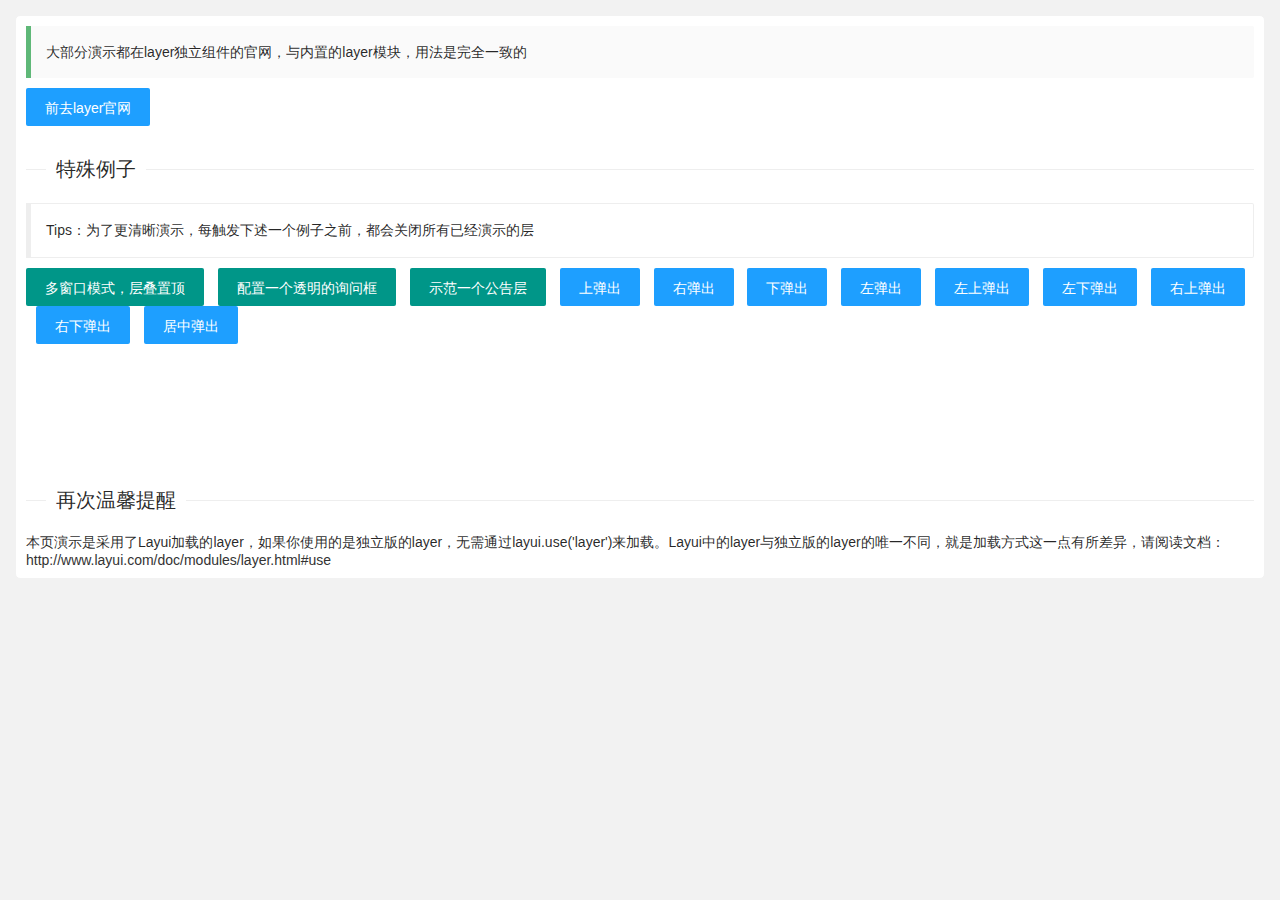
<file: src/main/resources/static/page/layer.html>
<!DOCTYPE html>
<html>
<head>
    <meta charset="utf-8">
    <title>layui</title>
    <meta name="renderer" content="webkit">
    <meta http-equiv="X-UA-Compatible" content="IE=edge,chrome=1">
    <meta name="viewport" content="width=device-width, initial-scale=1, maximum-scale=1">
    <link rel="stylesheet" href="../lib/layui-v2.6.3/css/layui.css" media="all">
    <link rel="stylesheet" href="../css/public.css" media="all">
</head>
<body>
<div class="layuimini-container">
    <div class="layuimini-main">
        <blockquote class="layui-elem-quote">
            大部分演示都在layer独立组件的官网，与内置的layer模块，用法是完全一致的
        </blockquote>
        <a class="layui-btn layui-btn-normal" href="http://layer.layui.com/" target="_blank">前去layer官网</a>

        <fieldset class="layui-elem-field layui-field-title site-demo-button" style="margin-top: 30px;">
            <legend>特殊例子</legend>
        </fieldset>

        <div class="site-demo-button" id="layerDemo" style="margin-bottom: 0;">
            <blockquote class="layui-elem-quote layui-quote-nm">
                Tips：为了更清晰演示，每触发下述一个例子之前，都会关闭所有已经演示的层
            </blockquote>
            <button data-method="setTop" class="layui-btn">多窗口模式，层叠置顶</button>
            <button data-method="confirmTrans" class="layui-btn">配置一个透明的询问框</button>
            <button data-method="notice" class="layui-btn">示范一个公告层</button>
            <button data-method="offset" data-type="t" class="layui-btn layui-btn-normal">上弹出</button>
            <button data-method="offset" data-type="r" class="layui-btn layui-btn-normal">右弹出</button>
            <button data-method="offset" data-type="b" class="layui-btn layui-btn-normal">下弹出</button>
            <button data-method="offset" data-type="l" class="layui-btn layui-btn-normal">左弹出</button>
            <button data-method="offset" data-type="lt" class="layui-btn layui-btn-normal">左上弹出</button>
            <button data-method="offset" data-type="lb" class="layui-btn layui-btn-normal">左下弹出</button>
            <button data-method="offset" data-type="rt" class="layui-btn layui-btn-normal">右上弹出</button>
            <button data-method="offset" data-type="rb" class="layui-btn layui-btn-normal">右下弹出</button>
            <button data-method="offset" data-type="auto" class="layui-btn layui-btn-normal">居中弹出</button>
        </div>

        <!-- 示例-970 -->
        <ins class="adsbygoogle" style="display:inline-block;width:970px;height:90px" data-ad-client="ca-pub-6111334333458862" data-ad-slot="3820120620"></ins>

        <fieldset class="layui-elem-field layui-field-title" style="margin-top: 50px;">
            <legend>再次温馨提醒</legend>
        </fieldset>
        <p class="site-demo-text">本页演示是采用了Layui加载的layer，如果你使用的是独立版的layer，无需通过layui.use('layer')来加载。Layui中的layer与独立版的layer的唯一不同，就是加载方式这一点有所差异，请阅读文档：<a href="http://www.layui.com/doc/modules/layer.html#use" target="_blank">http://www.layui.com/doc/modules/layer.html#use</a></p>
    </div>
</div>
<script src="../lib/layui-v2.6.3/layui.js" charset="utf-8"></script>
<!-- 注意：如果你直接复制所有代码到本地，上述js路径需要改成你本地的 -->
<script>
    layui.use('layer', function () { //独立版的layer无需执行这一句
        var $ = layui.jquery, layer = layui.layer; //独立版的layer无需执行这一句

        //触发事件
        var active = {
            setTop: function () {
                var that = this;
                //多窗口模式，层叠置顶
                layer.open({
                    type: 2 //此处以iframe举例
                    , title: '当你选择该窗体时，即会在最顶端'
                    , area: ['390px', '260px']
                    , shade: 0
                    , maxmin: true
                    , offset: [ //为了演示，随机坐标
                        Math.random() * ($(window).height() - 300)
                        , Math.random() * ($(window).width() - 390)
                    ]
                    , content: '//layer.layui.com/test/settop.html'
                    , btn: ['继续弹出', '全部关闭'] //只是为了演示
                    , yes: function () {
                        $(that).click();
                    }
                    , btn2: function () {
                        layer.closeAll();
                    }

                    , zIndex: layer.zIndex //重点1
                    , success: function (layero) {
                        layer.setTop(layero); //重点2
                    }
                });
            }
            , confirmTrans: function () {
                //配置一个透明的询问框
                layer.msg('大部分参数都是可以公用的<br>合理搭配，展示不一样的风格', {
                    time: 20000, //20s后自动关闭
                    btn: ['明白了', '知道了', '哦']
                });
            }
            , notice: function () {
                //示范一个公告层
                layer.open({
                    type: 1
                    , title: false //不显示标题栏
                    , closeBtn: false
                    , area: '300px;'
                    , shade: 0.8
                    , id: 'LAY_layuipro' //设定一个id，防止重复弹出
                    , btn: ['火速围观', '残忍拒绝']
                    , btnAlign: 'c'
                    , moveType: 1 //拖拽模式，0或者1
                    , content: '<div style="padding: 50px; line-height: 22px; background-color: #393D49; color: #fff; font-weight: 300;">你知道吗？亲！<br>layer ≠ layui<br><br>layer只是作为Layui的一个弹层模块，由于其用户基数较大，所以常常会有人以为layui是layerui<br><br>layer虽然已被 Layui 收编为内置的弹层模块，但仍然会作为一个独立组件全力维护、升级。<br><br>我们此后的征途是星辰大海 ^_^</div>'
                    , success: function (layero) {
                        var btn = layero.find('.layui-layer-btn');
                        btn.find('.layui-layer-btn0').attr({
                            href: 'http://www.layui.com/'
                            , target: '_blank'
                        });
                    }
                });
            }
            , offset: function (othis) {
                var type = othis.data('type')
                    , text = othis.text();

                layer.open({
                    type: 1
                    , offset: type //具体配置参考：http://www.layui.com/doc/modules/layer.html#offset
                    , id: 'layerDemo' + type //防止重复弹出
                    , content: '<div style="padding: 20px 100px;">' + text + '</div>'
                    , btn: '关闭全部'
                    , btnAlign: 'c' //按钮居中
                    , shade: 0 //不显示遮罩
                    , yes: function () {
                        layer.closeAll();
                    }
                });
            }
        };

        $('#layerDemo .layui-btn').on('click', function () {
            var othis = $(this), method = othis.data('method');
            active[method] ? active[method].call(this, othis) : '';
        });

    });
</script>

</body>
</html>
</file>
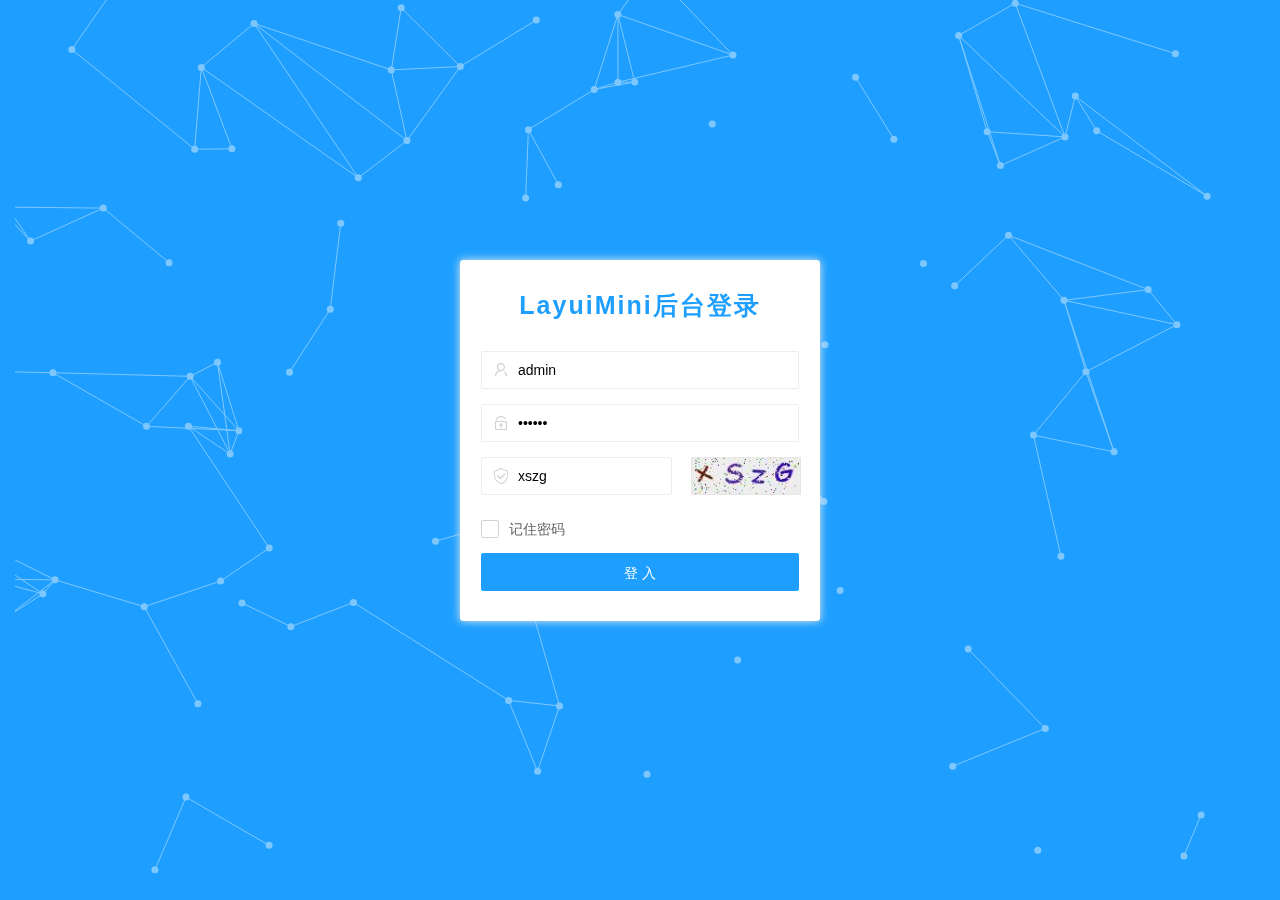
<file: src/main/resources/static/page/login-1.html>
<!DOCTYPE html>
<html>
<head>
    <meta charset="UTF-8">
    <title>后台管理-登陆</title>
    <meta http-equiv="X-UA-Compatible" content="IE=edge,chrome=1">
    <meta http-equiv="Access-Control-Allow-Origin" content="*">
    <meta name="viewport" content="width=device-width, initial-scale=1, maximum-scale=1">
    <meta name="apple-mobile-web-app-status-bar-style" content="black">
    <meta name="apple-mobile-web-app-capable" content="yes">
    <meta name="format-detection" content="telephone=no">
    <link rel="stylesheet" href="../lib/layui-v2.6.3/css/layui.css" media="all">
    <!--[if lt IE 9]>
    <script src="https://cdn.staticfile.org/html5shiv/r29/html5.min.js"></script>
    <script src="https://cdn.staticfile.org/respond.js/1.4.2/respond.min.js"></script>
    <![endif]-->
    <style>
        html, body {width: 100%;height: 100%;overflow: hidden}
        body {background: #1E9FFF;}
        body:after {content:'';background-repeat:no-repeat;background-size:cover;-webkit-filter:blur(3px);-moz-filter:blur(3px);-o-filter:blur(3px);-ms-filter:blur(3px);filter:blur(3px);position:absolute;top:0;left:0;right:0;bottom:0;z-index:-1;}
        .layui-container {width: 100%;height: 100%;overflow: hidden}
        .admin-login-background {width:360px;height:300px;position:absolute;left:50%;top:40%;margin-left:-180px;margin-top:-100px;}
        .logo-title {text-align:center;letter-spacing:2px;padding:14px 0;}
        .logo-title h1 {color:#1E9FFF;font-size:25px;font-weight:bold;}
        .login-form {background-color:#fff;border:1px solid #fff;border-radius:3px;padding:14px 20px;box-shadow:0 0 8px #eeeeee;}
        .login-form .layui-form-item {position:relative;}
        .login-form .layui-form-item label {position:absolute;left:1px;top:1px;width:38px;line-height:36px;text-align:center;color:#d2d2d2;}
        .login-form .layui-form-item input {padding-left:36px;}
        .captcha {width:60%;display:inline-block;}
        .captcha-img {display:inline-block;width:34%;float:right;}
        .captcha-img img {height:34px;border:1px solid #e6e6e6;height:36px;width:100%;}
    </style>
</head>
<body>
<div class="layui-container">
    <div class="admin-login-background">
        <div class="layui-form login-form">
            <form class="layui-form" action="">
                <div class="layui-form-item logo-title">
                    <h1>LayuiMini后台登录</h1>
                </div>
                <div class="layui-form-item">
                    <label class="layui-icon layui-icon-username" for="username"></label>
                    <input type="text" name="username" lay-verify="required|account" placeholder="用户名或者邮箱" autocomplete="off" class="layui-input" value="admin">
                </div>
                <div class="layui-form-item">
                    <label class="layui-icon layui-icon-password" for="password"></label>
                    <input type="password" name="password" lay-verify="required|password" placeholder="密码" autocomplete="off" class="layui-input" value="123456">
                </div>
                <div class="layui-form-item">
                    <label class="layui-icon layui-icon-vercode" for="captcha"></label>
                    <input type="text" name="captcha" lay-verify="required|captcha" placeholder="图形验证码" autocomplete="off" class="layui-input verification captcha" value="xszg">
                    <div class="captcha-img">
                        <img id="captchaPic" src="../images/captcha.jpg">
                    </div>
                </div>
                <div class="layui-form-item">
                    <input type="checkbox" name="rememberMe" value="true" lay-skin="primary" title="记住密码">
                </div>
                <div class="layui-form-item">
                    <button class="layui-btn layui-btn layui-btn-normal layui-btn-fluid" lay-submit="" lay-filter="login">登 入</button>
                </div>
            </form>
        </div>
    </div>
</div>
<script src="../lib/jquery-3.4.1/jquery-3.4.1.min.js" charset="utf-8"></script>
<script src="../lib/layui-v2.6.3/layui.js" charset="utf-8"></script>
<script src="../lib/jq-module/jquery.particleground.min.js" charset="utf-8"></script>
<script>
    layui.use(['form'], function () {
        var form = layui.form,
            layer = layui.layer;

        // 登录过期的时候，跳出ifram框架
        if (top.location != self.location) top.location = self.location;

        // 粒子线条背景
        $(document).ready(function(){
            $('.layui-container').particleground({
                dotColor:'#7ec7fd',
                lineColor:'#7ec7fd'
            });
        });

        // 进行登录操作
        form.on('submit(login)', function (data) {
            data = data.field;
            if (data.username == '') {
                layer.msg('用户名不能为空');
                return false;
            }
            if (data.password == '') {
                layer.msg('密码不能为空');
                return false;
            }
            if (data.captcha == '') {
                layer.msg('验证码不能为空');
                return false;
            }
            layer.msg('登录成功', function () {
                window.location = '../index.html';
            });
            return false;
        });
    });
</script>
</body>
</html>
</file>
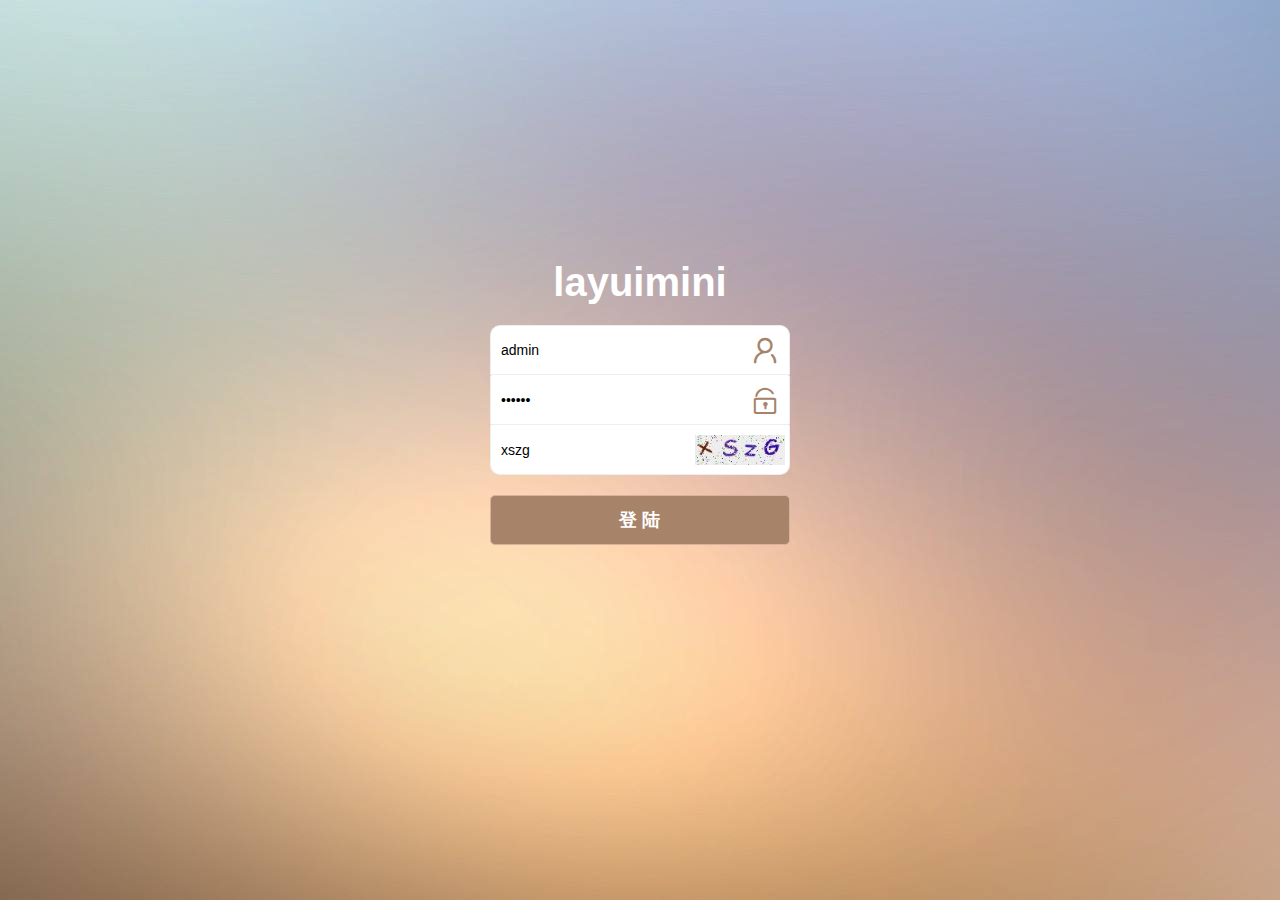
<file: src/main/resources/static/page/login-2.html>
<!DOCTYPE html>
<html>
<head>
    <meta charset="UTF-8">
    <title>后台管理-登陆</title>
    <meta http-equiv="X-UA-Compatible" content="IE=edge,chrome=1">
    <meta http-equiv="Access-Control-Allow-Origin" content="*">
    <meta name="viewport" content="width=device-width, initial-scale=1, maximum-scale=1">
    <meta name="apple-mobile-web-app-status-bar-style" content="black">
    <meta name="apple-mobile-web-app-capable" content="yes">
    <meta name="format-detection" content="telephone=no">
    <link rel="stylesheet" href="../lib/layui-v2.6.3/css/layui.css" media="all">
    <!--[if lt IE 9]>
    <script src="https://cdn.staticfile.org/html5shiv/r29/html5.min.js"></script>
    <script src="https://cdn.staticfile.org/respond.js/1.4.2/respond.min.js"></script>
    <![endif]-->
    <style>
        body {background-image:url("../images/bg.jpg");height:100%;width:100%;}
        #container{height:100%;width:100%;}
        input:-webkit-autofill {-webkit-box-shadow:inset 0 0 0 1000px #fff;background-color:transparent;}
        .admin-login-background {width:300px;height:300px;position:absolute;left:50%;top:40%;margin-left:-150px;margin-top:-100px;}
        .admin-header {text-align:center;margin-bottom:20px;color:#ffffff;font-weight:bold;font-size:40px}
        .admin-input {border-top-style:none;border-right-style:solid;border-bottom-style:solid;border-left-style:solid;height:50px;width:300px;padding-bottom:0px;}
        .admin-input::-webkit-input-placeholder {color:#a78369}
        .layui-icon-username {color:#a78369 !important;}
        .layui-icon-username:hover {color:#9dadce !important;}
        .layui-icon-password {color:#a78369 !important;}
        .layui-icon-password:hover {color:#9dadce !important;}
        .admin-input-username {border-top-style:solid;border-radius:10px 10px 0 0;}
        .admin-input-verify {border-radius:0 0 10px 10px;}
        .admin-button {margin-top:20px;font-weight:bold;font-size:18px;width:300px;height:50px;border-radius:5px;background-color:#a78369;border:1px solid #d8b29f}
        .admin-icon {margin-left:260px;margin-top:10px;font-size:30px;}
        i {position:absolute;}
        .admin-captcha {position:absolute;margin-left:205px;margin-top:-40px;}
    </style>
</head>
<body>
<div id="container">
    <div></div>
    <div class="admin-login-background">
        <div class="admin-header">
            <span>layuimini</span>
        </div>
        <form class="layui-form" action="">
            <div>
                <i class="layui-icon layui-icon-username admin-icon"></i>
                <input type="text" name="username" placeholder="请输入用户名" autocomplete="off" class="layui-input admin-input admin-input-username" value="admin">
            </div>
            <div>
                <i class="layui-icon layui-icon-password admin-icon"></i>
                <input type="password" name="password" placeholder="请输入密码" autocomplete="off" class="layui-input admin-input" value="123456">
            </div>
            <div>
                <input type="text" name="captcha" placeholder="请输入验证码" autocomplete="off" class="layui-input admin-input admin-input-verify" value="xszg">
                <img class="admin-captcha" width="90" height="30" src="../images/captcha.jpg">
            </div>
            <button class="layui-btn admin-button" lay-submit="" lay-filter="login">登 陆</button>
        </form>
    </div>
</div>
<script src="../lib/layui-v2.6.3/layui.js" charset="utf-8"></script>
<script>
    layui.use(['form'], function () {
        var form = layui.form,
            layer = layui.layer;

        // 登录过期的时候，跳出ifram框架
        if (top.location != self.location) top.location = self.location;

        // 进行登录操作
        form.on('submit(login)', function (data) {
            data = data.field;
            if (data.username == '') {
                layer.msg('用户名不能为空');
                return false;
            }
            if (data.password == '') {
                layer.msg('密码不能为空');
                return false;
            }
            if (data.captcha == '') {
                layer.msg('验证码不能为空');
                return false;
            }
            layer.msg('登录成功', function () {
                window.location = '../index.html';
            });
            return false;
        });
    });
</script>
</body>
</html>
</file>
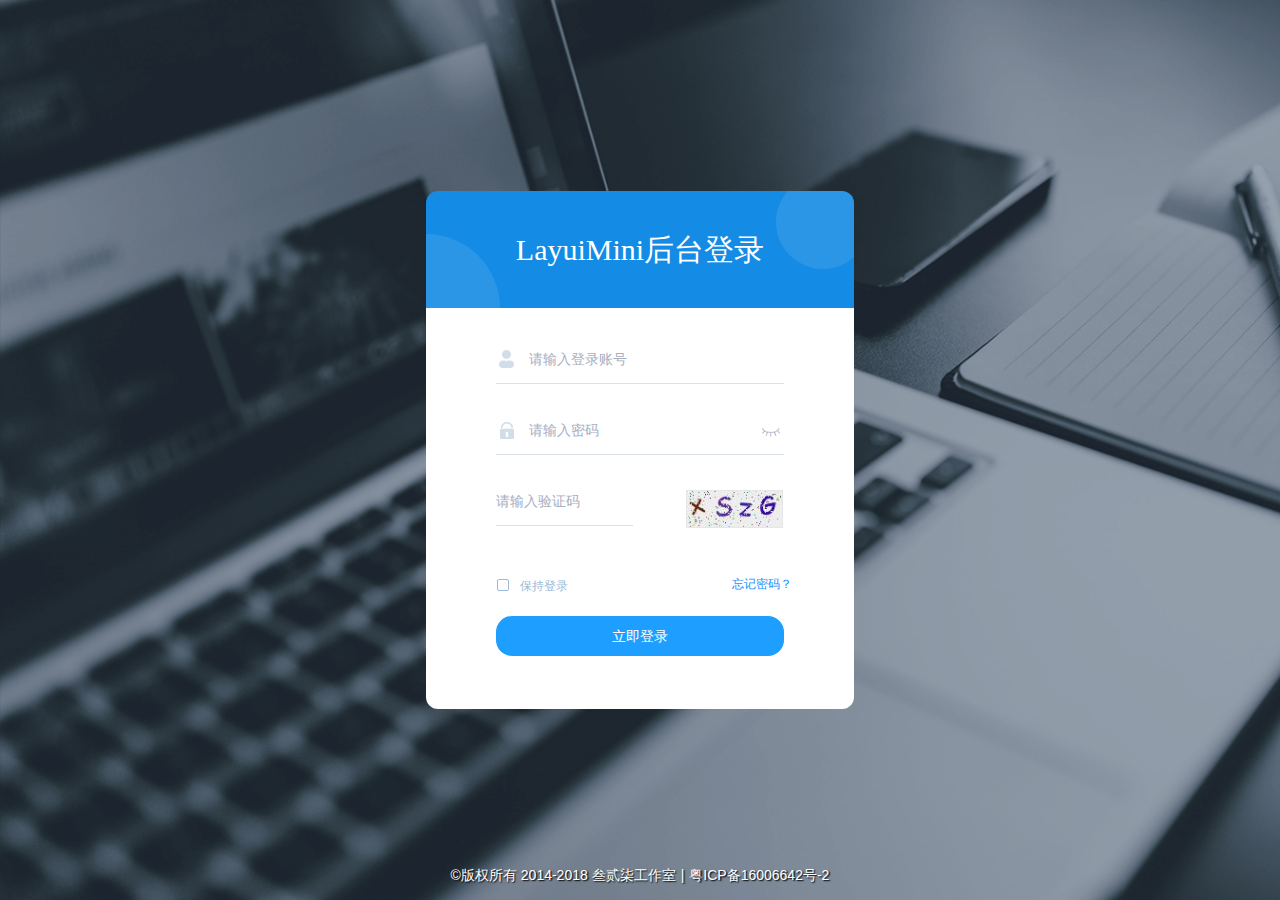
<file: src/main/resources/static/page/login-3.html>
<!DOCTYPE html>
<html>
<head>
    <meta charset="UTF-8">
    <title>后台管理-登陆</title>
    <meta http-equiv="X-UA-Compatible" content="IE=edge,chrome=1">
    <meta http-equiv="Access-Control-Allow-Origin" content="*">
    <meta name="viewport" content="width=device-width, initial-scale=1, maximum-scale=1">
    <meta name="apple-mobile-web-app-status-bar-style" content="black">
    <meta name="apple-mobile-web-app-capable" content="yes">
    <meta name="format-detection" content="telephone=no">
    <link rel="stylesheet" href="../lib/layui-v2.6.3/css/layui.css" media="all">
    <!--[if lt IE 9]>
    <script src="https://cdn.staticfile.org/html5shiv/r29/html5.min.js"></script>
    <script src="https://cdn.staticfile.org/respond.js/1.4.2/respond.min.js"></script>
    <![endif]-->
    <style>
        .main-body {top:50%;left:50%;position:absolute;-webkit-transform:translate(-50%,-50%);-moz-transform:translate(-50%,-50%);-ms-transform:translate(-50%,-50%);-o-transform:translate(-50%,-50%);transform:translate(-50%,-50%);overflow:hidden;}
        .login-main .login-bottom .center .item input {display:inline-block;width:227px;height:22px;padding:0;position:absolute;border:0;outline:0;font-size:14px;letter-spacing:0;}
        .login-main .login-bottom .center .item .icon-1 {background:url(../images/icon-login.png) no-repeat 1px 0;}
        .login-main .login-bottom .center .item .icon-2 {background:url(../images/icon-login.png) no-repeat -54px 0;}
        .login-main .login-bottom .center .item .icon-3 {background:url(../images/icon-login.png) no-repeat -106px 0;}
        .login-main .login-bottom .center .item .icon-4 {background:url(../images/icon-login.png) no-repeat 0 -43px;position:absolute;right:-10px;cursor:pointer;}
        .login-main .login-bottom .center .item .icon-5 {background:url(../images/icon-login.png) no-repeat -55px -43px;}
        .login-main .login-bottom .center .item .icon-6 {background:url(../images/icon-login.png) no-repeat 0 -93px;position:absolute;right:-10px;margin-top:8px;cursor:pointer;}
        .login-main .login-bottom .tip .icon-nocheck {display:inline-block;width:10px;height:10px;border-radius:2px;border:solid 1px #9abcda;position:relative;top:2px;margin:1px 8px 1px 1px;cursor:pointer;}
        .login-main .login-bottom .tip .icon-check {margin:0 7px 0 0;width:14px;height:14px;border:none;background:url(../images/icon-login.png) no-repeat -111px -48px;}
        .login-main .login-bottom .center .item .icon {display:inline-block;width:33px;height:22px;}
        .login-main .login-bottom .center .item {width:288px;height:35px;border-bottom:1px solid #dae1e6;margin-bottom:35px;}
        .login-main {width:428px;position:relative;float:left;}
        .login-main .login-top {height:117px;background-color:#148be4;border-radius:12px 12px 0 0;font-family:SourceHanSansCN-Regular;font-size:30px;font-weight:400;font-stretch:normal;letter-spacing:0;color:#fff;line-height:117px;text-align:center;overflow:hidden;-webkit-transform:rotate(0);-moz-transform:rotate(0);-ms-transform:rotate(0);-o-transform:rotate(0);transform:rotate(0);}
        .login-main .login-top .bg1 {display:inline-block;width:74px;height:74px;background:#fff;opacity:.1;border-radius:0 74px 0 0;position:absolute;left:0;top:43px;}
        .login-main .login-top .bg2 {display:inline-block;width:94px;height:94px;background:#fff;opacity:.1;border-radius:50%;position:absolute;right:-16px;top:-16px;}
        .login-main .login-bottom {width:428px;background:#fff;border-radius:0 0 12px 12px;padding-bottom:53px;}
        .login-main .login-bottom .center {width:288px;margin:0 auto;padding-top:40px;padding-bottom:15px;position:relative;}
        .login-main .login-bottom .tip {clear:both;height:16px;line-height:16px;width:288px;margin:0 auto;}
        body {background:url(../images/loginbg.png) 0% 0% / cover no-repeat;position:static;font-size:12px;}
        input::-webkit-input-placeholder {color:#a6aebf;}
        input::-moz-placeholder {/* Mozilla Firefox 19+ */            color:#a6aebf;}
        input:-moz-placeholder {/* Mozilla Firefox 4 to 18 */            color:#a6aebf;}
        input:-ms-input-placeholder {/* Internet Explorer 10-11 */            color:#a6aebf;}
        input:-webkit-autofill {/* 取消Chrome记住密码的背景颜色 */            -webkit-box-shadow:0 0 0 1000px white inset !important;}
        html {height:100%;}
        .login-main .login-bottom .tip {clear:both;height:16px;line-height:16px;width:288px;margin:0 auto;}
        .login-main .login-bottom .tip .login-tip {font-family:MicrosoftYaHei;font-size:12px;font-weight:400;font-stretch:normal;letter-spacing:0;color:#9abcda;cursor:pointer;}
        .login-main .login-bottom .tip .forget-password {font-stretch:normal;letter-spacing:0;color:#1391ff;text-decoration:none;position:absolute;right:62px;}
        .login-main .login-bottom .login-btn {width:288px;height:40px;background-color:#1E9FFF;border-radius:16px;margin:24px auto 0;text-align:center;line-height:40px;color:#fff;font-size:14px;letter-spacing:0;cursor:pointer;border:none;}
        .login-main .login-bottom .center .item .validateImg {position:absolute;right:1px;cursor:pointer;height:36px;border:1px solid #e6e6e6;}
        .footer {left:0;bottom:0;color:#fff;width:100%;position:absolute;text-align:center;line-height:30px;padding-bottom:10px;text-shadow:#000 0.1em 0.1em 0.1em;font-size:14px;}
        .padding-5 {padding:5px !important;}
        .footer a,.footer span {color:#fff;}
        @media screen and (max-width:428px) {.login-main {width:360px !important;}
            .login-main .login-top {width:360px !important;}
            .login-main .login-bottom {width:360px !important;}
        }
    </style>
</head>
<body>
<div class="main-body">
    <div class="login-main">
        <div class="login-top">
            <span>LayuiMini后台登录</span>
            <span class="bg1"></span>
            <span class="bg2"></span>
        </div>
        <form class="layui-form login-bottom">
            <div class="center">
                <div class="item">
                    <span class="icon icon-2"></span>
                    <input type="text" name="username" lay-verify="required"  placeholder="请输入登录账号" maxlength="24"/>
                </div>

                <div class="item">
                    <span class="icon icon-3"></span>
                    <input type="password" name="password" lay-verify="required"  placeholder="请输入密码" maxlength="20">
                    <span class="bind-password icon icon-4"></span>
                </div>

                <div id="validatePanel" class="item" style="width: 137px;">
                    <input type="text" name="captcha" placeholder="请输入验证码" maxlength="4">
                    <img id="refreshCaptcha" class="validateImg"  src="../images/captcha.jpg" >
                </div>

            </div>
            <div class="tip">
                <span class="icon-nocheck"></span>
                <span class="login-tip">保持登录</span>
                <a href="javascript:" class="forget-password">忘记密码？</a>
            </div>
            <div class="layui-form-item" style="text-align:center; width:100%;height:100%;margin:0px;">
                <button class="login-btn" lay-submit="" lay-filter="login">立即登录</button>
            </div>
        </form>
    </div>
</div>
<div class="footer">
    ©版权所有 2014-2018 叁贰柒工作室<span class="padding-5">|</span><a target="_blank" href="http://www.miitbeian.gov.cn">粤ICP备16006642号-2</a>
</div>
<script src="../lib/layui-v2.6.3/layui.js" charset="utf-8"></script>
<script>
    layui.use(['form','jquery'], function () {
        var $ = layui.jquery,
            form = layui.form,
            layer = layui.layer;

        // 登录过期的时候，跳出ifram框架
        if (top.location != self.location) top.location = self.location;

        $('.bind-password').on('click', function () {
            if ($(this).hasClass('icon-5')) {
                $(this).removeClass('icon-5');
                $("input[name='password']").attr('type', 'password');
            } else {
                $(this).addClass('icon-5');
                $("input[name='password']").attr('type', 'text');
            }
        });

        $('.icon-nocheck').on('click', function () {
            if ($(this).hasClass('icon-check')) {
                $(this).removeClass('icon-check');
            } else {
                $(this).addClass('icon-check');
            }
        });

        // 进行登录操作
        form.on('submit(login)', function (data) {
            data = data.field;
            if (data.username == '') {
                layer.msg('用户名不能为空');
                return false;
            }
            if (data.password == '') {
                layer.msg('密码不能为空');
                return false;
            }
            if (data.captcha == '') {
                layer.msg('验证码不能为空');
                return false;
            }
            layer.msg('登录成功', function () {
                window.location = '../index.html';
            });
            return false;
        });
    });
</script>
</body>
</html>
</file>
<file: src/main/resources/static/lib/layui-v2.6.3/css/layui.css>
.layui-inline,img{display:inline-block;vertical-align:middle}h1,h2,h3,h4,h5,h6{font-weight:400}a,body{color:#333}.layui-edge,.layui-header,.layui-inline,.layui-main{position:relative}.layui-edge,hr{height:0;overflow:hidden}.layui-layout-body,.layui-side,.layui-side-scroll{overflow-x:hidden}.layui-btn,.layui-edge,.layui-inline,img{vertical-align:middle}.layui-btn,.layui-disabled,.layui-icon,.layui-unselect{-moz-user-select:none;-webkit-user-select:none;-ms-user-select:none}.layui-elip,.layui-form-checkbox span,.layui-form-pane .layui-form-label{text-overflow:ellipsis;white-space:nowrap}.layui-edge,.layui-elip,hr{overflow:hidden}blockquote,body,button,dd,div,dl,dt,form,h1,h2,h3,h4,h5,h6,input,li,ol,p,pre,td,textarea,th,ul{margin:0;padding:0;-webkit-tap-highlight-color:rgba(0,0,0,0)}a:active,a:hover{outline:0}img{border:none}li{list-style:none}table{border-collapse:collapse;border-spacing:0}h4,h5,h6{font-size:100%}button,input,optgroup,option,select,textarea{font-family:inherit;font-size:inherit;font-style:inherit;font-weight:inherit;outline:0}pre{white-space:pre-wrap;white-space:-moz-pre-wrap;white-space:-pre-wrap;white-space:-o-pre-wrap;word-wrap:break-word}body{line-height:1.6;color:rgba(0,0,0,.85);font:14px Helvetica Neue,Helvetica,PingFang SC,Tahoma,Arial,sans-serif}hr{line-height:0;margin:10px 0;padding:0;border:none!important;border-bottom:1px solid #eee!important;clear:both;background:0 0}a{text-decoration:none}a:hover{color:#777}a cite{font-style:normal;*cursor:pointer}.layui-border-box,.layui-border-box *{box-sizing:border-box}.layui-box,.layui-box *{box-sizing:content-box}.layui-clear{clear:both;*zoom:1}.layui-clear:after{content:'\20';clear:both;*zoom:1;display:block;height:0}.layui-inline{*display:inline;*zoom:1}.layui-edge{display:inline-block;width:0;border-width:6px;border-style:dashed;border-color:transparent}.layui-edge-top{top:-4px;border-bottom-color:#999;border-bottom-style:solid}.layui-edge-right{border-left-color:#999;border-left-style:solid}.layui-edge-bottom{top:2px;border-top-color:#999;border-top-style:solid}.layui-edge-left{border-right-color:#999;border-right-style:solid}.layui-disabled,.layui-disabled:hover{color:#d2d2d2!important;cursor:not-allowed!important}.layui-circle{border-radius:100%}.layui-show{display:block!important}.layui-hide{display:none!important}.layui-show-v{visibility:visible!important}.layui-hide-v{visibility:hidden!important}@font-face{font-family:layui-icon;src:url(../font/iconfont.eot?v=256);src:url(../font/iconfont.eot?v=256#iefix) format('embedded-opentype'),url(../font/iconfont.woff2?v=256) format('woff2'),url(../font/iconfont.woff?v=256) format('woff'),url(../font/iconfont.ttf?v=256) format('truetype'),url(../font/iconfont.svg?v=256#layui-icon) format('svg')}.layui-icon{font-family:layui-icon!important;font-size:16px;font-style:normal;-webkit-font-smoothing:antialiased;-moz-osx-font-smoothing:grayscale}.layui-icon-reply-fill:before{content:"\e611"}.layui-icon-set-fill:before{content:"\e614"}.layui-icon-menu-fill:before{content:"\e60f"}.layui-icon-search:before{content:"\e615"}.layui-icon-share:before{content:"\e641"}.layui-icon-set-sm:before{content:"\e620"}.layui-icon-engine:before{content:"\e628"}.layui-icon-close:before{content:"\1006"}.layui-icon-close-fill:before{content:"\1007"}.layui-icon-chart-screen:before{content:"\e629"}.layui-icon-star:before{content:"\e600"}.layui-icon-circle-dot:before{content:"\e617"}.layui-icon-chat:before{content:"\e606"}.layui-icon-release:before{content:"\e609"}.layui-icon-list:before{content:"\e60a"}.layui-icon-chart:before{content:"\e62c"}.layui-icon-ok-circle:before{content:"\1005"}.layui-icon-layim-theme:before{content:"\e61b"}.layui-icon-table:before{content:"\e62d"}.layui-icon-right:before{content:"\e602"}.layui-icon-left:before{content:"\e603"}.layui-icon-cart-simple:before{content:"\e698"}.layui-icon-face-cry:before{content:"\e69c"}.layui-icon-face-smile:before{content:"\e6af"}.layui-icon-survey:before{content:"\e6b2"}.layui-icon-tree:before{content:"\e62e"}.layui-icon-ie:before{content:"\e7bb"}.layui-icon-upload-circle:before{content:"\e62f"}.layui-icon-add-circle:before{content:"\e61f"}.layui-icon-download-circle:before{content:"\e601"}.layui-icon-templeate-1:before{content:"\e630"}.layui-icon-util:before{content:"\e631"}.layui-icon-face-surprised:before{content:"\e664"}.layui-icon-edit:before{content:"\e642"}.layui-icon-speaker:before{content:"\e645"}.layui-icon-down:before{content:"\e61a"}.layui-icon-file:before{content:"\e621"}.layui-icon-layouts:before{content:"\e632"}.layui-icon-rate-half:before{content:"\e6c9"}.layui-icon-add-circle-fine:before{content:"\e608"}.layui-icon-prev-circle:before{content:"\e633"}.layui-icon-read:before{content:"\e705"}.layui-icon-404:before{content:"\e61c"}.layui-icon-carousel:before{content:"\e634"}.layui-icon-help:before{content:"\e607"}.layui-icon-code-circle:before{content:"\e635"}.layui-icon-windows:before{content:"\e67f"}.layui-icon-water:before{content:"\e636"}.layui-icon-username:before{content:"\e66f"}.layui-icon-find-fill:before{content:"\e670"}.layui-icon-about:before{content:"\e60b"}.layui-icon-location:before{content:"\e715"}.layui-icon-up:before{content:"\e619"}.layui-icon-pause:before{content:"\e651"}.layui-icon-date:before{content:"\e637"}.layui-icon-layim-uploadfile:before{content:"\e61d"}.layui-icon-delete:before{content:"\e640"}.layui-icon-play:before{content:"\e652"}.layui-icon-top:before{content:"\e604"}.layui-icon-firefox:before{content:"\e686"}.layui-icon-friends:before{content:"\e612"}.layui-icon-refresh-3:before{content:"\e9aa"}.layui-icon-ok:before{content:"\e605"}.layui-icon-layer:before{content:"\e638"}.layui-icon-face-smile-fine:before{content:"\e60c"}.layui-icon-dollar:before{content:"\e659"}.layui-icon-group:before{content:"\e613"}.layui-icon-layim-download:before{content:"\e61e"}.layui-icon-picture-fine:before{content:"\e60d"}.layui-icon-link:before{content:"\e64c"}.layui-icon-diamond:before{content:"\e735"}.layui-icon-log:before{content:"\e60e"}.layui-icon-key:before{content:"\e683"}.layui-icon-rate-solid:before{content:"\e67a"}.layui-icon-fonts-del:before{content:"\e64f"}.layui-icon-unlink:before{content:"\e64d"}.layui-icon-fonts-clear:before{content:"\e639"}.layui-icon-triangle-r:before{content:"\e623"}.layui-icon-circle:before{content:"\e63f"}.layui-icon-radio:before{content:"\e643"}.layui-icon-align-center:before{content:"\e647"}.layui-icon-align-right:before{content:"\e648"}.layui-icon-align-left:before{content:"\e649"}.layui-icon-loading-1:before{content:"\e63e"}.layui-icon-return:before{content:"\e65c"}.layui-icon-fonts-strong:before{content:"\e62b"}.layui-icon-upload:before{content:"\e67c"}.layui-icon-dialogue:before{content:"\e63a"}.layui-icon-video:before{content:"\e6ed"}.layui-icon-headset:before{content:"\e6fc"}.layui-icon-cellphone-fine:before{content:"\e63b"}.layui-icon-add-1:before{content:"\e654"}.layui-icon-face-smile-b:before{content:"\e650"}.layui-icon-fonts-html:before{content:"\e64b"}.layui-icon-screen-full:before{content:"\e622"}.layui-icon-form:before{content:"\e63c"}.layui-icon-cart:before{content:"\e657"}.layui-icon-camera-fill:before{content:"\e65d"}.layui-icon-tabs:before{content:"\e62a"}.layui-icon-heart-fill:before{content:"\e68f"}.layui-icon-fonts-code:before{content:"\e64e"}.layui-icon-ios:before{content:"\e680"}.layui-icon-at:before{content:"\e687"}.layui-icon-fire:before{content:"\e756"}.layui-icon-set:before{content:"\e716"}.layui-icon-fonts-u:before{content:"\e646"}.layui-icon-triangle-d:before{content:"\e625"}.layui-icon-tips:before{content:"\e702"}.layui-icon-picture:before{content:"\e64a"}.layui-icon-more-vertical:before{content:"\e671"}.layui-icon-bluetooth:before{content:"\e689"}.layui-icon-flag:before{content:"\e66c"}.layui-icon-loading:before{content:"\e63d"}.layui-icon-fonts-i:before{content:"\e644"}.layui-icon-refresh-1:before{content:"\e666"}.layui-icon-rmb:before{content:"\e65e"}.layui-icon-addition:before{content:"\e624"}.layui-icon-home:before{content:"\e68e"}.layui-icon-time:before{content:"\e68d"}.layui-icon-user:before{content:"\e770"}.layui-icon-notice:before{content:"\e667"}.layui-icon-chrome:before{content:"\e68a"}.layui-icon-edge:before{content:"\e68b"}.layui-icon-login-weibo:before{content:"\e675"}.layui-icon-voice:before{content:"\e688"}.layui-icon-upload-drag:before{content:"\e681"}.layui-icon-login-qq:before{content:"\e676"}.layui-icon-snowflake:before{content:"\e6b1"}.layui-icon-heart:before{content:"\e68c"}.layui-icon-logout:before{content:"\e682"}.layui-icon-file-b:before{content:"\e655"}.layui-icon-template:before{content:"\e663"}.layui-icon-transfer:before{content:"\e691"}.layui-icon-auz:before{content:"\e672"}.layui-icon-console:before{content:"\e665"}.layui-icon-app:before{content:"\e653"}.layui-icon-prev:before{content:"\e65a"}.layui-icon-website:before{content:"\e7ae"}.layui-icon-next:before{content:"\e65b"}.layui-icon-component:before{content:"\e857"}.layui-icon-android:before{content:"\e684"}.layui-icon-more:before{content:"\e65f"}.layui-icon-login-wechat:before{content:"\e677"}.layui-icon-shrink-right:before{content:"\e668"}.layui-icon-spread-left:before{content:"\e66b"}.layui-icon-camera:before{content:"\e660"}.layui-icon-note:before{content:"\e66e"}.layui-icon-refresh:before{content:"\e669"}.layui-icon-female:before{content:"\e661"}.layui-icon-male:before{content:"\e662"}.layui-icon-screen-restore:before{content:"\e758"}.layui-icon-password:before{content:"\e673"}.layui-icon-senior:before{content:"\e674"}.layui-icon-theme:before{content:"\e66a"}.layui-icon-tread:before{content:"\e6c5"}.layui-icon-praise:before{content:"\e6c6"}.layui-icon-star-fill:before{content:"\e658"}.layui-icon-rate:before{content:"\e67b"}.layui-icon-template-1:before{content:"\e656"}.layui-icon-vercode:before{content:"\e679"}.layui-icon-service:before{content:"\e626"}.layui-icon-cellphone:before{content:"\e678"}.layui-icon-print:before{content:"\e66d"}.layui-icon-cols:before{content:"\e610"}.layui-icon-wifi:before{content:"\e7e0"}.layui-icon-export:before{content:"\e67d"}.layui-icon-rss:before{content:"\e808"}.layui-icon-slider:before{content:"\e714"}.layui-icon-email:before{content:"\e618"}.layui-icon-subtraction:before{content:"\e67e"}.layui-icon-mike:before{content:"\e6dc"}.layui-icon-light:before{content:"\e748"}.layui-icon-gift:before{content:"\e627"}.layui-icon-mute:before{content:"\e685"}.layui-icon-reduce-circle:before{content:"\e616"}.layui-icon-music:before{content:"\e690"}.layui-main{width:1140px;margin:0 auto}.layui-header{z-index:1000;height:60px}.layui-header a:hover{transition:all .5s;-webkit-transition:all .5s}.layui-side{position:fixed;left:0;top:0;bottom:0;z-index:999;width:200px}.layui-side-scroll{position:relative;width:220px;height:100%}.layui-body{position:relative;left:200px;right:0;top:0;bottom:0;z-index:900;width:auto;box-sizing:border-box}.layui-layout-admin .layui-header{position:fixed;top:0;left:0;right:0;background-color:#23262E}.layui-layout-admin .layui-side{top:60px;width:200px;overflow-x:hidden}.layui-layout-admin .layui-body{position:absolute;top:60px;padding-bottom:44px}.layui-layout-admin .layui-main{width:auto;margin:0 15px}.layui-layout-admin .layui-footer{position:fixed;left:200px;right:0;bottom:0;z-index:990;height:44px;line-height:44px;padding:0 15px;box-shadow:-1px 0 4px rgb(0 0 0 / 12%);background-color:#FAFAFA}.layui-layout-admin .layui-logo{position:absolute;left:0;top:0;width:200px;height:100%;line-height:60px;text-align:center;color:#009688;font-size:16px}.layui-layout-admin .layui-header .layui-nav{background:0 0}.layui-layout-left{position:absolute!important;left:200px;top:0}.layui-layout-right{position:absolute!important;right:0;top:0}.layui-container{position:relative;margin:0 auto;padding:0 15px;box-sizing:border-box}.layui-fluid{position:relative;margin:0 auto;padding:0 15px}.layui-row:after,.layui-row:before{content:"";display:block;clear:both}.layui-col-lg1,.layui-col-lg10,.layui-col-lg11,.layui-col-lg12,.layui-col-lg2,.layui-col-lg3,.layui-col-lg4,.layui-col-lg5,.layui-col-lg6,.layui-col-lg7,.layui-col-lg8,.layui-col-lg9,.layui-col-md1,.layui-col-md10,.layui-col-md11,.layui-col-md12,.layui-col-md2,.layui-col-md3,.layui-col-md4,.layui-col-md5,.layui-col-md6,.layui-col-md7,.layui-col-md8,.layui-col-md9,.layui-col-sm1,.layui-col-sm10,.layui-col-sm11,.layui-col-sm12,.layui-col-sm2,.layui-col-sm3,.layui-col-sm4,.layui-col-sm5,.layui-col-sm6,.layui-col-sm7,.layui-col-sm8,.layui-col-sm9,.layui-col-xs1,.layui-col-xs10,.layui-col-xs11,.layui-col-xs12,.layui-col-xs2,.layui-col-xs3,.layui-col-xs4,.layui-col-xs5,.layui-col-xs6,.layui-col-xs7,.layui-col-xs8,.layui-col-xs9{position:relative;display:block;box-sizing:border-box}.layui-col-xs1,.layui-col-xs10,.layui-col-xs11,.layui-col-xs12,.layui-col-xs2,.layui-col-xs3,.layui-col-xs4,.layui-col-xs5,.layui-col-xs6,.layui-col-xs7,.layui-col-xs8,.layui-col-xs9{float:left}.layui-col-xs1{width:8.33333333%}.layui-col-xs2{width:16.66666667%}.layui-col-xs3{width:25%}.layui-col-xs4{width:33.33333333%}.layui-col-xs5{width:41.66666667%}.layui-col-xs6{width:50%}.layui-col-xs7{width:58.33333333%}.layui-col-xs8{width:66.66666667%}.layui-col-xs9{width:75%}.layui-col-xs10{width:83.33333333%}.layui-col-xs11{width:91.66666667%}.layui-col-xs12{width:100%}.layui-col-xs-offset1{margin-left:8.33333333%}.layui-col-xs-offset2{margin-left:16.66666667%}.layui-col-xs-offset3{margin-left:25%}.layui-col-xs-offset4{margin-left:33.33333333%}.layui-col-xs-offset5{margin-left:41.66666667%}.layui-col-xs-offset6{margin-left:50%}.layui-col-xs-offset7{margin-left:58.33333333%}.layui-col-xs-offset8{margin-left:66.66666667%}.layui-col-xs-offset9{margin-left:75%}.layui-col-xs-offset10{margin-left:83.33333333%}.layui-col-xs-offset11{margin-left:91.66666667%}.layui-col-xs-offset12{margin-left:100%}@media screen and (max-width:768px){.layui-hide-xs{display:none!important}.layui-show-xs-block{display:block!important}.layui-show-xs-inline{display:inline!important}.layui-show-xs-inline-block{display:inline-block!important}}@media screen and (min-width:768px){.layui-container{width:750px}.layui-hide-sm{display:none!important}.layui-show-sm-block{display:block!important}.layui-show-sm-inline{display:inline!important}.layui-show-sm-inline-block{display:inline-block!important}.layui-col-sm1,.layui-col-sm10,.layui-col-sm11,.layui-col-sm12,.layui-col-sm2,.layui-col-sm3,.layui-col-sm4,.layui-col-sm5,.layui-col-sm6,.layui-col-sm7,.layui-col-sm8,.layui-col-sm9{float:left}.layui-col-sm1{width:8.33333333%}.layui-col-sm2{width:16.66666667%}.layui-col-sm3{width:25%}.layui-col-sm4{width:33.33333333%}.layui-col-sm5{width:41.66666667%}.layui-col-sm6{width:50%}.layui-col-sm7{width:58.33333333%}.layui-col-sm8{width:66.66666667%}.layui-col-sm9{width:75%}.layui-col-sm10{width:83.33333333%}.layui-col-sm11{width:91.66666667%}.layui-col-sm12{width:100%}.layui-col-sm-offset1{margin-left:8.33333333%}.layui-col-sm-offset2{margin-left:16.66666667%}.layui-col-sm-offset3{margin-left:25%}.layui-col-sm-offset4{margin-left:33.33333333%}.layui-col-sm-offset5{margin-left:41.66666667%}.layui-col-sm-offset6{margin-left:50%}.layui-col-sm-offset7{margin-left:58.33333333%}.layui-col-sm-offset8{margin-left:66.66666667%}.layui-col-sm-offset9{margin-left:75%}.layui-col-sm-offset10{margin-left:83.33333333%}.layui-col-sm-offset11{margin-left:91.66666667%}.layui-col-sm-offset12{margin-left:100%}}@media screen and (min-width:992px){.layui-container{width:970px}.layui-hide-md{display:none!important}.layui-show-md-block{display:block!important}.layui-show-md-inline{display:inline!important}.layui-show-md-inline-block{display:inline-block!important}.layui-col-md1,.layui-col-md10,.layui-col-md11,.layui-col-md12,.layui-col-md2,.layui-col-md3,.layui-col-md4,.layui-col-md5,.layui-col-md6,.layui-col-md7,.layui-col-md8,.layui-col-md9{float:left}.layui-col-md1{width:8.33333333%}.layui-col-md2{width:16.66666667%}.layui-col-md3{width:25%}.layui-col-md4{width:33.33333333%}.layui-col-md5{width:41.66666667%}.layui-col-md6{width:50%}.layui-col-md7{width:58.33333333%}.layui-col-md8{width:66.66666667%}.layui-col-md9{width:75%}.layui-col-md10{width:83.33333333%}.layui-col-md11{width:91.66666667%}.layui-col-md12{width:100%}.layui-col-md-offset1{margin-left:8.33333333%}.layui-col-md-offset2{margin-left:16.66666667%}.layui-col-md-offset3{margin-left:25%}.layui-col-md-offset4{margin-left:33.33333333%}.layui-col-md-offset5{margin-left:41.66666667%}.layui-col-md-offset6{margin-left:50%}.layui-col-md-offset7{margin-left:58.33333333%}.layui-col-md-offset8{margin-left:66.66666667%}.layui-col-md-offset9{margin-left:75%}.layui-col-md-offset10{margin-left:83.33333333%}.layui-col-md-offset11{margin-left:91.66666667%}.layui-col-md-offset12{margin-left:100%}}@media screen and (min-width:1200px){.layui-container{width:1170px}.layui-hide-lg{display:none!important}.layui-show-lg-block{display:block!important}.layui-show-lg-inline{display:inline!important}.layui-show-lg-inline-block{display:inline-block!important}.layui-col-lg1,.layui-col-lg10,.layui-col-lg11,.layui-col-lg12,.layui-col-lg2,.layui-col-lg3,.layui-col-lg4,.layui-col-lg5,.layui-col-lg6,.layui-col-lg7,.layui-col-lg8,.layui-col-lg9{float:left}.layui-col-lg1{width:8.33333333%}.layui-col-lg2{width:16.66666667%}.layui-col-lg3{width:25%}.layui-col-lg4{width:33.33333333%}.layui-col-lg5{width:41.66666667%}.layui-col-lg6{width:50%}.layui-col-lg7{width:58.33333333%}.layui-col-lg8{width:66.66666667%}.layui-col-lg9{width:75%}.layui-col-lg10{width:83.33333333%}.layui-col-lg11{width:91.66666667%}.layui-col-lg12{width:100%}.layui-col-lg-offset1{margin-left:8.33333333%}.layui-col-lg-offset2{margin-left:16.66666667%}.layui-col-lg-offset3{margin-left:25%}.layui-col-lg-offset4{margin-left:33.33333333%}.layui-col-lg-offset5{margin-left:41.66666667%}.layui-col-lg-offset6{margin-left:50%}.layui-col-lg-offset7{margin-left:58.33333333%}.layui-col-lg-offset8{margin-left:66.66666667%}.layui-col-lg-offset9{margin-left:75%}.layui-col-lg-offset10{margin-left:83.33333333%}.layui-col-lg-offset11{margin-left:91.66666667%}.layui-col-lg-offset12{margin-left:100%}}.layui-col-space1{margin:-.5px}.layui-col-space1>*{padding:.5px}.layui-col-space2{margin:-1px}.layui-col-space2>*{padding:1px}.layui-col-space4{margin:-2px}.layui-col-space4>*{padding:2px}.layui-col-space5{margin:-2.5px}.layui-col-space5>*{padding:2.5px}.layui-col-space6{margin:-3px}.layui-col-space6>*{padding:3px}.layui-col-space8{margin:-4px}.layui-col-space8>*{padding:4px}.layui-col-space10{margin:-5px}.layui-col-space10>*{padding:5px}.layui-col-space12{margin:-6px}.layui-col-space12>*{padding:6px}.layui-col-space14{margin:-7px}.layui-col-space14>*{padding:7px}.layui-col-space15{margin:-7.5px}.layui-col-space15>*{padding:7.5px}.layui-col-space16{margin:-8px}.layui-col-space16>*{padding:8px}.layui-col-space18{margin:-9px}.layui-col-space18>*{padding:9px}.layui-col-space20{margin:-10px}.layui-col-space20>*{padding:10px}.layui-col-space22{margin:-11px}.layui-col-space22>*{padding:11px}.layui-col-space24{margin:-12px}.layui-col-space24>*{padding:12px}.layui-col-space25{margin:-12.5px}.layui-col-space25>*{padding:12.5px}.layui-col-space26{margin:-13px}.layui-col-space26>*{padding:13px}.layui-col-space28{margin:-14px}.layui-col-space28>*{padding:14px}.layui-col-space30{margin:-15px}.layui-col-space30>*{padding:15px}.layui-btn,.layui-input,.layui-select,.layui-textarea,.layui-upload-button{outline:0;-webkit-appearance:none;transition:all .3s;-webkit-transition:all .3s;box-sizing:border-box}.layui-elem-quote{margin-bottom:10px;padding:15px;line-height:1.6;border-left:5px solid #5FB878;border-radius:0 2px 2px 0;background-color:#FAFAFA}.layui-quote-nm{border-style:solid;border-width:1px 1px 1px 5px;background:0 0}.layui-elem-field{margin-bottom:10px;padding:0;border-width:1px;border-style:solid}.layui-elem-field legend{margin-left:20px;padding:0 10px;font-size:20px;font-weight:300}.layui-field-title{margin:10px 0 20px;border-width:1px 0 0}.layui-field-box{padding:15px}.layui-field-title .layui-field-box{padding:10px 0}.layui-progress{position:relative;height:6px;border-radius:20px;background-color:#eee}.layui-progress-bar{position:absolute;left:0;top:0;width:0;max-width:100%;height:6px;border-radius:20px;text-align:right;background-color:#5FB878;transition:all .3s;-webkit-transition:all .3s}.layui-progress-big,.layui-progress-big .layui-progress-bar{height:18px;line-height:18px}.layui-progress-text{position:relative;top:-20px;line-height:18px;font-size:12px;color:#666}.layui-progress-big .layui-progress-text{position:static;padding:0 10px;color:#fff}.layui-collapse{border-width:1px;border-style:solid;border-radius:2px}.layui-colla-content,.layui-colla-item{border-top-width:1px;border-top-style:solid}.layui-colla-item:first-child{border-top:none}.layui-colla-title{position:relative;height:42px;line-height:42px;padding:0 15px 0 35px;color:#333;background-color:#FAFAFA;cursor:pointer;font-size:14px;overflow:hidden}.layui-colla-content{display:none;padding:10px 15px;line-height:1.6;color:#666}.layui-colla-icon{position:absolute;left:15px;top:0;font-size:14px}.layui-card{margin-bottom:15px;border-radius:2px;background-color:#fff;box-shadow:0 1px 2px 0 rgba(0,0,0,.05)}.layui-card:last-child{margin-bottom:0}.layui-card-header{position:relative;height:42px;line-height:42px;padding:0 15px;border-bottom:1px solid #f6f6f6;color:#333;border-radius:2px 2px 0 0;font-size:14px}.layui-card-body{position:relative;padding:10px 15px;line-height:24px}.layui-card-body[pad15]{padding:15px}.layui-card-body[pad20]{padding:20px}.layui-card-body .layui-table{margin:5px 0}.layui-card .layui-tab{margin:0}.layui-panel{position:relative;border-width:1px;border-style:solid;border-radius:2px;box-shadow:1px 1px 4px rgb(0 0 0 / 8%);background-color:#fff;color:#666}.layui-bg-black,.layui-bg-blue,.layui-bg-cyan,.layui-bg-green,.layui-bg-orange,.layui-bg-red{color:#fff!important}.layui-panel-window{position:relative;padding:15px;border-radius:0;border-top:5px solid #eee;background-color:#fff}.layui-border,.layui-border-black,.layui-border-blue,.layui-border-cyan,.layui-border-green,.layui-border-orange,.layui-border-red{border-width:1px;border-style:solid}.layui-auxiliar-moving{position:fixed;left:0;right:0;top:0;bottom:0;width:100%;height:100%;background:0 0;z-index:9999999999}.layui-form-label,.layui-form-mid,.layui-form-select,.layui-input-block,.layui-input-inline,.layui-textarea{position:relative}.layui-bg-red{background-color:#FF5722!important}.layui-bg-orange{background-color:#FFB800!important}.layui-bg-green{background-color:#009688!important}.layui-bg-cyan{background-color:#2F4056!important}.layui-bg-blue{background-color:#1E9FFF!important}.layui-bg-black{background-color:#393D49!important}.layui-bg-gray{background-color:#FAFAFA!important;color:#666!important}.layui-badge-rim,.layui-border,.layui-colla-content,.layui-colla-item,.layui-collapse,.layui-elem-field,.layui-form-pane .layui-form-item[pane],.layui-form-pane .layui-form-label,.layui-input,.layui-layedit,.layui-layedit-tool,.layui-panel,.layui-quote-nm,.layui-select,.layui-tab-bar,.layui-tab-card,.layui-tab-title,.layui-tab-title .layui-this:after,.layui-textarea{border-color:#eee}.layui-border{color:#666!important}.layui-border-red{border-color:#FF5722!important;color:#FF5722!important}.layui-border-orange{border-color:#FFB800!important;color:#FFB800!important}.layui-border-green{border-color:#009688!important;color:#009688!important}.layui-border-cyan{border-color:#2F4056!important;color:#2F4056!important}.layui-border-blue{border-color:#1E9FFF!important;color:#1E9FFF!important}.layui-border-black{border-color:#393D49!important;color:#393D49!important}.layui-timeline-item:before{background-color:#eee}.layui-text{line-height:1.6;font-size:14px;color:#666}.layui-text h1,.layui-text h2,.layui-text h3{font-weight:500;color:#333}.layui-text h1{font-size:30px}.layui-text h2{font-size:24px}.layui-text h3{font-size:18px}.layui-text a:not(.layui-btn){color:#01AAED}.layui-text a:not(.layui-btn):hover{text-decoration:underline}.layui-text ul{padding:5px 0 5px 15px}.layui-text ul li{margin-top:5px;list-style-type:disc}.layui-text em,.layui-word-aux{color:#999!important;padding-left:5px!important;padding-right:5px!important}.layui-font-12{font-size:12px}.layui-font-14{font-size:14px}.layui-font-16{font-size:16px}.layui-font-18{font-size:18px}.layui-font-20{font-size:20px}.layui-font-red{color:#FF5722!important}.layui-font-orange{color:#FFB800!important}.layui-font-green{color:#009688!important}.layui-font-cyan{color:#2F4056!important}.layui-font-blue{color:#01AAED!important}.layui-font-black{color:#000!important}.layui-font-gray{color:#c2c2c2!important}.layui-btn{display:inline-block;height:38px;line-height:38px;padding:0 18px;border:1px solid transparent;background-color:#009688;color:#fff;white-space:nowrap;text-align:center;font-size:14px;border-radius:2px;cursor:pointer}.layui-btn:hover{opacity:.8;filter:alpha(opacity=80);color:#fff}.layui-btn:active{opacity:1;filter:alpha(opacity=100)}.layui-btn+.layui-btn{margin-left:10px}.layui-btn-container{font-size:0}.layui-btn-container .layui-btn{margin-right:10px;margin-bottom:10px}.layui-btn-container .layui-btn+.layui-btn{margin-left:0}.layui-table .layui-btn-container .layui-btn{margin-bottom:9px}.layui-btn-radius{border-radius:100px}.layui-btn .layui-icon{padding:0 2px;vertical-align:middle\9;vertical-align:bottom}.layui-btn-primary{border-color:#d2d2d2;background:0 0;color:#666}.layui-btn-primary:hover{border-color:#009688;color:#333}.layui-btn-normal{background-color:#1E9FFF}.layui-btn-warm{background-color:#FFB800}.layui-btn-danger{background-color:#FF5722}.layui-btn-checked{background-color:#5FB878}.layui-btn-disabled,.layui-btn-disabled:active,.layui-btn-disabled:hover{border-color:#eee;background-color:#FBFBFB;color:#d2d2d2;cursor:not-allowed;opacity:1}.layui-btn-lg{height:44px;line-height:44px;padding:0 25px;font-size:16px}.layui-btn-sm{height:30px;line-height:30px;padding:0 10px;font-size:12px}.layui-btn-xs{height:22px;line-height:22px;padding:0 5px;font-size:12px}.layui-btn-xs i{font-size:12px!important}.layui-btn-group{display:inline-block;vertical-align:middle;font-size:0}.layui-btn-group .layui-btn{margin-left:0!important;margin-right:0!important;border-left:1px solid rgba(255,255,255,.5);border-radius:0}.layui-btn-group .layui-btn-primary{border-left:none}.layui-btn-group .layui-btn-primary:hover{border-color:#d2d2d2;color:#009688}.layui-btn-group .layui-btn:first-child{border-left:none;border-radius:2px 0 0 2px}.layui-btn-group .layui-btn-primary:first-child{border-left:1px solid #d2d2d2}.layui-btn-group .layui-btn:last-child{border-radius:0 2px 2px 0}.layui-btn-group .layui-btn+.layui-btn{margin-left:0}.layui-btn-group+.layui-btn-group{margin-left:10px}.layui-btn-fluid{width:100%}.layui-input,.layui-select,.layui-textarea{height:38px;line-height:1.3;line-height:38px\9;border-width:1px;border-style:solid;background-color:#fff;border-radius:2px}.layui-input::-webkit-input-placeholder,.layui-select::-webkit-input-placeholder,.layui-textarea::-webkit-input-placeholder{line-height:1.3}.layui-input,.layui-textarea{display:block;width:100%;padding-left:10px}.layui-input:hover,.layui-textarea:hover{border-color:#eee!important}.layui-input:focus,.layui-textarea:focus{border-color:#d2d2d2!important}.layui-textarea{min-height:100px;height:auto;line-height:20px;padding:6px 10px;resize:vertical}.layui-select{padding:0 10px}.layui-form input[type=checkbox],.layui-form input[type=radio],.layui-form select{display:none}.layui-form [lay-ignore]{display:initial}.layui-form-item{margin-bottom:15px;clear:both;*zoom:1}.layui-form-item:after{content:'\20';clear:both;*zoom:1;display:block;height:0}.layui-form-label{float:left;display:block;padding:9px 15px;width:80px;font-weight:400;line-height:20px;text-align:right}.layui-form-label-col{display:block;float:none;padding:9px 0;line-height:20px;text-align:left}.layui-form-item .layui-inline{margin-bottom:5px;margin-right:10px}.layui-input-block{margin-left:110px;min-height:36px}.layui-input-inline{display:inline-block;vertical-align:middle}.layui-form-item .layui-input-inline{float:left;width:190px;margin-right:10px}.layui-form-text .layui-input-inline{width:auto}.layui-form-mid{float:left;display:block;padding:9px 0!important;line-height:20px;margin-right:10px}.layui-form-danger+.layui-form-select .layui-input,.layui-form-danger:focus{border-color:#FF5722!important}.layui-form-select .layui-input{padding-right:30px;cursor:pointer}.layui-form-select .layui-edge{position:absolute;right:10px;top:50%;margin-top:-3px;cursor:pointer;border-width:6px;border-top-color:#c2c2c2;border-top-style:solid;transition:all .3s;-webkit-transition:all .3s}.layui-form-select dl{display:none;position:absolute;left:0;top:42px;padding:5px 0;z-index:899;min-width:100%;border:1px solid #d2d2d2;max-height:300px;overflow-y:auto;background-color:#fff;border-radius:2px;box-shadow:0 2px 4px rgba(0,0,0,.12);box-sizing:border-box}.layui-form-select dl dd,.layui-form-select dl dt{padding:0 10px;line-height:36px;white-space:nowrap;overflow:hidden;text-overflow:ellipsis}.layui-form-select dl dt{font-size:12px;color:#999}.layui-form-select dl dd{cursor:pointer}.layui-form-select dl dd:hover{background-color:#F6F6F6;-webkit-transition:.5s all;transition:.5s all}.layui-form-select .layui-select-group dd{padding-left:20px}.layui-form-select dl dd.layui-select-tips{padding-left:10px!important;color:#999}.layui-form-select dl dd.layui-this{background-color:#5FB878;color:#fff}.layui-form-checkbox,.layui-form-select dl dd.layui-disabled{background-color:#fff}.layui-form-selected dl{display:block}.layui-form-checkbox,.layui-form-checkbox *,.layui-form-switch{display:inline-block;vertical-align:middle}.layui-form-selected .layui-edge{margin-top:-9px;-webkit-transform:rotate(180deg);transform:rotate(180deg);margin-top:-3px\9}:root .layui-form-selected .layui-edge{margin-top:-9px\0/IE9}.layui-form-selectup dl{top:auto;bottom:42px}.layui-select-none{margin:5px 0;text-align:center;color:#999}.layui-select-disabled .layui-disabled{border-color:#eee!important}.layui-select-disabled .layui-edge{border-top-color:#d2d2d2}.layui-form-checkbox{position:relative;height:30px;line-height:30px;margin-right:10px;padding-right:30px;cursor:pointer;font-size:0;-webkit-transition:.1s linear;transition:.1s linear;box-sizing:border-box}.layui-form-checkbox span{padding:0 10px;height:100%;font-size:14px;border-radius:2px 0 0 2px;background-color:#d2d2d2;color:#fff;overflow:hidden}.layui-form-checkbox:hover span{background-color:#c2c2c2}.layui-form-checkbox i{position:absolute;right:0;top:0;width:30px;height:28px;border:1px solid #d2d2d2;border-left:none;border-radius:0 2px 2px 0;color:#fff;font-size:20px;text-align:center}.layui-form-checkbox:hover i{border-color:#c2c2c2;color:#c2c2c2}.layui-form-checked,.layui-form-checked:hover{border-color:#5FB878}.layui-form-checked span,.layui-form-checked:hover span{background-color:#5FB878}.layui-form-checked i,.layui-form-checked:hover i{color:#5FB878}.layui-form-item .layui-form-checkbox{margin-top:4px}.layui-form-checkbox[lay-skin=primary]{height:auto!important;line-height:normal!important;min-width:18px;min-height:18px;border:none!important;margin-right:0;padding-left:28px;padding-right:0;background:0 0}.layui-form-checkbox[lay-skin=primary] span{padding-left:0;padding-right:15px;line-height:18px;background:0 0;color:#666}.layui-form-checkbox[lay-skin=primary] i{right:auto;left:0;width:16px;height:16px;line-height:16px;border:1px solid #d2d2d2;font-size:12px;border-radius:2px;background-color:#fff;-webkit-transition:.1s linear;transition:.1s linear}.layui-form-checkbox[lay-skin=primary]:hover i{border-color:#5FB878;color:#fff}.layui-form-checked[lay-skin=primary] i{border-color:#5FB878!important;background-color:#5FB878;color:#fff}.layui-checkbox-disbaled[lay-skin=primary] span{background:0 0!important;color:#c2c2c2!important}.layui-checkbox-disbaled[lay-skin=primary]:hover i{border-color:#d2d2d2}.layui-form-item .layui-form-checkbox[lay-skin=primary]{margin-top:10px}.layui-form-switch{position:relative;height:22px;line-height:22px;min-width:35px;padding:0 5px;margin-top:8px;border:1px solid #d2d2d2;border-radius:20px;cursor:pointer;background-color:#fff;-webkit-transition:.1s linear;transition:.1s linear}.layui-form-switch i{position:absolute;left:5px;top:3px;width:16px;height:16px;border-radius:20px;background-color:#d2d2d2;-webkit-transition:.1s linear;transition:.1s linear}.layui-form-switch em{position:relative;top:0;width:25px;margin-left:21px;padding:0!important;text-align:center!important;color:#999!important;font-style:normal!important;font-size:12px}.layui-form-onswitch{border-color:#5FB878;background-color:#5FB878}.layui-checkbox-disbaled,.layui-checkbox-disbaled i{border-color:#eee!important}.layui-form-onswitch i{left:100%;margin-left:-21px;background-color:#fff}.layui-form-onswitch em{margin-left:5px;margin-right:21px;color:#fff!important}.layui-checkbox-disbaled span{background-color:#eee!important}.layui-checkbox-disbaled em{color:#d2d2d2!important}.layui-checkbox-disbaled:hover i{color:#fff!important}[lay-radio]{display:none}.layui-form-radio,.layui-form-radio *{display:inline-block;vertical-align:middle}.layui-form-radio{line-height:28px;margin:6px 10px 0 0;padding-right:10px;cursor:pointer;font-size:0}.layui-form-radio *{font-size:14px}.layui-form-radio>i{margin-right:8px;font-size:22px;color:#c2c2c2}.layui-form-radio:hover *,.layui-form-radioed,.layui-form-radioed>i{color:#5FB878}.layui-radio-disbaled>i{color:#eee!important}.layui-radio-disbaled *{color:#c2c2c2!important}.layui-form-pane .layui-form-label{width:110px;padding:8px 15px;height:38px;line-height:20px;border-width:1px;border-style:solid;border-radius:2px 0 0 2px;text-align:center;background-color:#FBFBFB;overflow:hidden;box-sizing:border-box}.layui-form-pane .layui-input-inline{margin-left:-1px}.layui-form-pane .layui-input-block{margin-left:110px;left:-1px}.layui-form-pane .layui-input{border-radius:0 2px 2px 0}.layui-form-pane .layui-form-text .layui-form-label{float:none;width:100%;border-radius:2px;box-sizing:border-box;text-align:left}.layui-form-pane .layui-form-text .layui-input-inline{display:block;margin:0;top:-1px;clear:both}.layui-form-pane .layui-form-text .layui-input-block{margin:0;left:0;top:-1px}.layui-form-pane .layui-form-text .layui-textarea{min-height:100px;border-radius:0 0 2px 2px}.layui-form-pane .layui-form-checkbox{margin:4px 0 4px 10px}.layui-form-pane .layui-form-radio,.layui-form-pane .layui-form-switch{margin-top:6px;margin-left:10px}.layui-form-pane .layui-form-item[pane]{position:relative;border-width:1px;border-style:solid}.layui-form-pane .layui-form-item[pane] .layui-form-label{position:absolute;left:0;top:0;height:100%;border-width:0 1px 0 0}.layui-form-pane .layui-form-item[pane] .layui-input-inline{margin-left:110px}@media screen and (max-width:450px){.layui-form-item .layui-form-label{text-overflow:ellipsis;overflow:hidden;white-space:nowrap}.layui-form-item .layui-inline{display:block;margin-right:0;margin-bottom:20px;clear:both}.layui-form-item .layui-inline:after{content:'\20';clear:both;display:block;height:0}.layui-form-item .layui-input-inline{display:block;float:none;left:-3px;width:auto;margin:0 0 10px 112px}.layui-form-item .layui-input-inline+.layui-form-mid{margin-left:110px;top:-5px;padding:0}.layui-form-item .layui-form-checkbox{margin-right:5px;margin-bottom:5px}}.layui-layedit{border-width:1px;border-style:solid;border-radius:2px}.layui-layedit-tool{padding:3px 5px;border-bottom-width:1px;border-bottom-style:solid;font-size:0}.layedit-tool-fixed{position:fixed;top:0;border-top:1px solid #eee}.layui-layedit-tool .layedit-tool-mid,.layui-layedit-tool .layui-icon{display:inline-block;vertical-align:middle;text-align:center;font-size:14px}.layui-layedit-tool .layui-icon{position:relative;width:32px;height:30px;line-height:30px;margin:3px 5px;color:#777;cursor:pointer;border-radius:2px}.layui-layedit-tool .layui-icon:hover{color:#393D49}.layui-layedit-tool .layui-icon:active{color:#000}.layui-layedit-tool .layedit-tool-active{background-color:#eee;color:#000}.layui-layedit-tool .layui-disabled,.layui-layedit-tool .layui-disabled:hover{color:#d2d2d2;cursor:not-allowed}.layui-layedit-tool .layedit-tool-mid{width:1px;height:18px;margin:0 10px;background-color:#d2d2d2}.layedit-tool-html{width:50px!important;font-size:30px!important}.layedit-tool-b,.layedit-tool-code,.layedit-tool-help{font-size:16px!important}.layedit-tool-d,.layedit-tool-face,.layedit-tool-image,.layedit-tool-unlink{font-size:18px!important}.layedit-tool-image input{position:absolute;font-size:0;left:0;top:0;width:100%;height:100%;opacity:.01;filter:Alpha(opacity=1);cursor:pointer}.layui-layedit-iframe iframe{display:block;width:100%}#LAY_layedit_code{overflow:hidden}.layui-laypage{display:inline-block;*display:inline;*zoom:1;vertical-align:middle;margin:10px 0;font-size:0}.layui-laypage>a:first-child,.layui-laypage>a:first-child em{border-radius:2px 0 0 2px}.layui-laypage>a:last-child,.layui-laypage>a:last-child em{border-radius:0 2px 2px 0}.layui-laypage>:first-child{margin-left:0!important}.layui-laypage>:last-child{margin-right:0!important}.layui-laypage a,.layui-laypage button,.layui-laypage input,.layui-laypage select,.layui-laypage span{border:1px solid #eee}.layui-laypage a,.layui-laypage span{display:inline-block;*display:inline;*zoom:1;vertical-align:middle;padding:0 15px;height:28px;line-height:28px;margin:0 -1px 5px 0;background-color:#fff;color:#333;font-size:12px}.layui-flow-more a *,.layui-laypage input,.layui-table-view select[lay-ignore]{display:inline-block}.layui-laypage a:hover{color:#009688}.layui-laypage em{font-style:normal}.layui-laypage .layui-laypage-spr{color:#999;font-weight:700}.layui-laypage a{text-decoration:none}.layui-laypage .layui-laypage-curr{position:relative}.layui-laypage .layui-laypage-curr em{position:relative;color:#fff}.layui-laypage .layui-laypage-curr .layui-laypage-em{position:absolute;left:-1px;top:-1px;padding:1px;width:100%;height:100%;background-color:#009688}.layui-laypage-em{border-radius:2px}.layui-laypage-next em,.layui-laypage-prev em{font-family:Sim sun;font-size:16px}.layui-laypage .layui-laypage-count,.layui-laypage .layui-laypage-limits,.layui-laypage .layui-laypage-refresh,.layui-laypage .layui-laypage-skip{margin-left:10px;margin-right:10px;padding:0;border:none}.layui-laypage .layui-laypage-limits,.layui-laypage .layui-laypage-refresh{vertical-align:top}.layui-laypage .layui-laypage-refresh i{font-size:18px;cursor:pointer}.layui-laypage select{height:22px;padding:3px;border-radius:2px;cursor:pointer}.layui-laypage .layui-laypage-skip{height:30px;line-height:30px;color:#999}.layui-laypage button,.layui-laypage input{height:30px;line-height:30px;border-radius:2px;vertical-align:top;background-color:#fff;box-sizing:border-box}.layui-laypage input{width:40px;margin:0 10px;padding:0 3px;text-align:center}.layui-laypage input:focus,.layui-laypage select:focus{border-color:#009688!important}.layui-laypage button{margin-left:10px;padding:0 10px;cursor:pointer}.layui-table,.layui-table-view{margin:10px 0}.layui-flow-more{margin:10px 0;text-align:center;color:#999;font-size:14px}.layui-flow-more a{height:32px;line-height:32px}.layui-flow-more a *{vertical-align:top}.layui-flow-more a cite{padding:0 20px;border-radius:3px;background-color:#eee;color:#333;font-style:normal}.layui-flow-more a cite:hover{opacity:.8}.layui-flow-more a i{font-size:30px;color:#737383}.layui-table{width:100%;background-color:#fff;color:#666}.layui-table tr{transition:all .3s;-webkit-transition:all .3s}.layui-table th{text-align:left;font-weight:400}.layui-table tbody tr:hover,.layui-table thead tr,.layui-table-click,.layui-table-header,.layui-table-hover,.layui-table-mend,.layui-table-patch,.layui-table-tool,.layui-table-total,.layui-table-total tr,.layui-table[lay-even] tr:nth-child(even){background-color:#FAFAFA}.layui-table td,.layui-table th,.layui-table-col-set,.layui-table-fixed-r,.layui-table-grid-down,.layui-table-header,.layui-table-page,.layui-table-tips-main,.layui-table-tool,.layui-table-total,.layui-table-view,.layui-table[lay-skin=line],.layui-table[lay-skin=row]{border-width:1px;border-style:solid;border-color:#eee}.layui-table td,.layui-table th{position:relative;padding:9px 15px;min-height:20px;line-height:20px;font-size:14px}.layui-table[lay-skin=line] td,.layui-table[lay-skin=line] th{border-width:0 0 1px}.layui-table[lay-skin=row] td,.layui-table[lay-skin=row] th{border-width:0 1px 0 0}.layui-table[lay-skin=nob] td,.layui-table[lay-skin=nob] th{border:none}.layui-table img{max-width:100px}.layui-table[lay-size=lg] td,.layui-table[lay-size=lg] th{padding:15px 30px}.layui-table-view .layui-table[lay-size=lg] .layui-table-cell{height:40px;line-height:40px}.layui-table[lay-size=sm] td,.layui-table[lay-size=sm] th{font-size:12px;padding:5px 10px}.layui-table-view .layui-table[lay-size=sm] .layui-table-cell{height:20px;line-height:20px}.layui-table[lay-data]{display:none}.layui-table-box{position:relative;overflow:hidden}.layui-table-view .layui-table{position:relative;width:auto;margin:0}.layui-table-view .layui-table[lay-skin=line]{border-width:0 1px 0 0}.layui-table-view .layui-table[lay-skin=row]{border-width:0 0 1px}.layui-table-view .layui-table td,.layui-table-view .layui-table th{padding:5px 0;border-top:none;border-left:none}.layui-table-view .layui-table th.layui-unselect .layui-table-cell span{cursor:pointer}.layui-table-view .layui-table td{cursor:default}.layui-table-view .layui-table td[data-edit=text]{cursor:text}.layui-table-view .layui-form-checkbox[lay-skin=primary] i{width:18px;height:18px}.layui-table-view .layui-form-radio{line-height:0;padding:0}.layui-table-view .layui-form-radio>i{margin:0;font-size:20px}.layui-table-init{position:absolute;left:0;top:0;width:100%;height:100%;text-align:center;z-index:110}.layui-table-init .layui-icon{position:absolute;left:50%;top:50%;margin:-15px 0 0 -15px;font-size:30px;color:#c2c2c2}.layui-table-header{border-width:0 0 1px;overflow:hidden}.layui-table-header .layui-table{margin-bottom:-1px}.layui-table-tool .layui-inline[lay-event]{position:relative;width:26px;height:26px;padding:5px;line-height:16px;margin-right:10px;text-align:center;color:#333;border:1px solid #ccc;cursor:pointer;-webkit-transition:.5s all;transition:.5s all}.layui-table-tool .layui-inline[lay-event]:hover{border:1px solid #999}.layui-table-tool-temp{padding-right:120px}.layui-table-tool-self{position:absolute;right:17px;top:10px}.layui-table-tool .layui-table-tool-self .layui-inline[lay-event]{margin:0 0 0 10px}.layui-table-tool-panel{position:absolute;top:29px;left:-1px;padding:5px 0;min-width:150px;min-height:40px;border:1px solid #d2d2d2;text-align:left;overflow-y:auto;background-color:#fff;box-shadow:0 2px 4px rgba(0,0,0,.12)}.layui-table-cell,.layui-table-tool-panel li{overflow:hidden;text-overflow:ellipsis;white-space:nowrap}.layui-table-tool-panel li{padding:0 10px;line-height:30px;-webkit-transition:.5s all;transition:.5s all}.layui-menu li,.layui-menu-body-title a:hover,.layui-menu-body-title>.layui-icon:hover{transition:all .3s}.layui-table-tool-panel li .layui-form-checkbox[lay-skin=primary]{width:100%;padding-left:28px}.layui-table-tool-panel li:hover{background-color:#F6F6F6}.layui-table-tool-panel li .layui-form-checkbox[lay-skin=primary] i{position:absolute;left:0;top:0}.layui-table-tool-panel li .layui-form-checkbox[lay-skin=primary] span{padding:0}.layui-table-tool .layui-table-tool-self .layui-table-tool-panel{left:auto;right:-1px}.layui-table-col-set{position:absolute;right:0;top:0;width:20px;height:100%;border-width:0 0 0 1px;background-color:#fff}.layui-table-sort{width:10px;height:20px;margin-left:5px;cursor:pointer!important}.layui-table-sort .layui-edge{position:absolute;left:5px;border-width:5px}.layui-table-sort .layui-table-sort-asc{top:3px;border-top:none;border-bottom-style:solid;border-bottom-color:#b2b2b2}.layui-table-sort .layui-table-sort-asc:hover{border-bottom-color:#666}.layui-table-sort .layui-table-sort-desc{bottom:5px;border-bottom:none;border-top-style:solid;border-top-color:#b2b2b2}.layui-table-sort .layui-table-sort-desc:hover{border-top-color:#666}.layui-table-sort[lay-sort=asc] .layui-table-sort-asc{border-bottom-color:#000}.layui-table-sort[lay-sort=desc] .layui-table-sort-desc{border-top-color:#000}.layui-table-cell{height:28px;line-height:28px;padding:0 15px;position:relative;box-sizing:border-box}.layui-table-cell .layui-form-checkbox[lay-skin=primary]{top:-1px;padding:0}.layui-table-cell .layui-table-link{color:#01AAED}.laytable-cell-checkbox,.laytable-cell-numbers,.laytable-cell-radio,.laytable-cell-space{padding:0;text-align:center}.layui-table-body{position:relative;overflow:auto;margin-right:-1px;margin-bottom:-1px}.layui-table-body .layui-none{line-height:26px;padding:15px;text-align:center;color:#999}.layui-table-fixed{position:absolute;left:0;top:0;z-index:101}.layui-table-fixed .layui-table-body{overflow:hidden}.layui-table-fixed-l{box-shadow:0 -1px 8px rgba(0,0,0,.08)}.layui-table-fixed-r{left:auto;right:-1px;border-width:0 0 0 1px;box-shadow:-1px 0 8px rgba(0,0,0,.08)}.layui-table-fixed-r .layui-table-header{position:relative;overflow:visible}.layui-table-mend{position:absolute;right:-49px;top:0;height:100%;width:50px}.layui-table-tool{position:relative;z-index:890;width:100%;min-height:50px;line-height:30px;padding:10px 15px;border-width:0 0 1px}.layui-table-tool .layui-btn-container{margin-bottom:-10px}.layui-table-page,.layui-table-total{border-width:1px 0 0;margin-bottom:-1px;overflow:hidden}.layui-table-page{position:relative;width:100%;padding:7px 7px 0;height:41px;font-size:12px;white-space:nowrap}.layui-table-page>div{height:26px}.layui-table-page .layui-laypage{margin:0}.layui-table-page .layui-laypage a,.layui-table-page .layui-laypage span{height:26px;line-height:26px;margin-bottom:10px;border:none;background:0 0}.layui-table-page .layui-laypage a,.layui-table-page .layui-laypage span.layui-laypage-curr{padding:0 12px}.layui-table-page .layui-laypage span{margin-left:0;padding:0}.layui-table-page .layui-laypage .layui-laypage-prev{margin-left:-7px!important}.layui-table-page .layui-laypage .layui-laypage-curr .layui-laypage-em{left:0;top:0;padding:0}.layui-table-page .layui-laypage button,.layui-table-page .layui-laypage input{height:26px;line-height:26px}.layui-table-page .layui-laypage input{width:40px}.layui-table-page .layui-laypage button{padding:0 10px}.layui-table-page select{height:18px}.layui-table-patch .layui-table-cell{padding:0;width:30px}.layui-table-edit{position:absolute;left:0;top:0;width:100%;height:100%;padding:0 14px 1px;border-radius:0;box-shadow:1px 1px 20px rgba(0,0,0,.15)}.layui-table-edit:focus{border-color:#5FB878!important}select.layui-table-edit{padding:0 0 0 10px;border-color:#d2d2d2}.layui-table-view .layui-form-checkbox,.layui-table-view .layui-form-radio,.layui-table-view .layui-form-switch{top:0;margin:0;box-sizing:content-box}.layui-colorpicker-alpha-slider,.layui-colorpicker-side-slider,.layui-menu,.layui-menu *,.layui-nav{box-sizing:border-box}.layui-table-view .layui-form-checkbox{top:-1px;height:26px;line-height:26px}.layui-table-view .layui-form-checkbox i{height:26px}.layui-table-grid .layui-table-cell{overflow:visible}.layui-table-grid-down{position:absolute;top:0;right:0;width:26px;height:100%;padding:5px 0;border-width:0 0 0 1px;text-align:center;background-color:#fff;color:#999;cursor:pointer}.layui-table-grid-down .layui-icon{position:absolute;top:50%;left:50%;margin:-8px 0 0 -8px}.layui-table-grid-down:hover{background-color:#fbfbfb}body .layui-table-tips .layui-layer-content{background:0 0;padding:0;box-shadow:0 1px 6px rgba(0,0,0,.12)}.layui-table-tips-main{margin:-44px 0 0 -1px;max-height:150px;padding:8px 15px;font-size:14px;overflow-y:scroll;background-color:#fff;color:#666}.layui-table-tips-c{position:absolute;right:-3px;top:-13px;width:20px;height:20px;padding:3px;cursor:pointer;background-color:#666;border-radius:50%;color:#fff}.layui-table-tips-c:hover{background-color:#777}.layui-table-tips-c:before{position:relative;right:-2px}.layui-upload-file{display:none!important;opacity:.01;filter:Alpha(opacity=1)}.layui-upload-drag,.layui-upload-form,.layui-upload-wrap{display:inline-block}.layui-upload-list{margin:10px 0}.layui-upload-choose{padding:0 10px;color:#999}.layui-upload-drag{position:relative;padding:30px;border:1px dashed #e2e2e2;background-color:#fff;text-align:center;cursor:pointer;color:#999}.layui-upload-drag .layui-icon{font-size:50px;color:#009688}.layui-upload-drag[lay-over]{border-color:#009688}.layui-upload-iframe{position:absolute;width:0;height:0;border:0;visibility:hidden}.layui-upload-wrap{position:relative;vertical-align:middle}.layui-upload-wrap .layui-upload-file{display:block!important;position:absolute;left:0;top:0;z-index:10;font-size:100px;width:100%;height:100%;opacity:.01;filter:Alpha(opacity=1);cursor:pointer}.layui-menu{position:relative;margin:5px 0;background-color:#fff}.layui-menu li,.layui-menu-body-title a{padding:5px 15px}.layui-menu li{position:relative;margin:1px 0;width:calc(100% + 1px);line-height:22px;color:rgba(0,0,0,.8);font-size:14px;white-space:nowrap;cursor:pointer}.layui-menu li:hover{background-color:#F6F6F6}.layui-menu-item-parent:hover>.layui-menu-body-panel{display:block;animation-name:layui-fadein;animation-duration:.3s;animation-fill-mode:both;animation-delay:.2s}.layui-menu-item-group .layui-menu-body-title,.layui-menu-item-parent .layui-menu-body-title{padding-right:25px}.layui-menu .layui-menu-item-divider:hover,.layui-menu .layui-menu-item-group:hover,.layui-menu .layui-menu-item-none:hover{background:0 0;cursor:default}.layui-menu .layui-menu-item-group>ul{margin:5px 0 -5px}.layui-menu .layui-menu-item-group>.layui-menu-body-title{color:rgba(0,0,0,.35);user-select:none}.layui-menu .layui-menu-item-none{color:rgba(0,0,0,.35);cursor:default;text-align:center}.layui-menu .layui-menu-item-divider{margin:5px 0;padding:0;height:0;line-height:0;border-bottom:1px solid #eee;overflow:hidden}.layui-menu .layui-menu-item-down:hover,.layui-menu .layui-menu-item-up:hover{cursor:pointer}.layui-menu .layui-menu-item-up>.layui-menu-body-title{color:rgba(0,0,0,.8)}.layui-menu .layui-menu-item-up>ul{visibility:hidden;height:0;overflow:hidden}.layui-menu .layui-menu-item-down:hover>.layui-menu-body-title>.layui-icon,.layui-menu .layui-menu-item-up>.layui-menu-body-title:hover>.layui-icon{color:rgba(0,0,0,1)}.layui-menu .layui-menu-item-down>ul{visibility:visible;height:auto}.layui-breadcrumb,.layui-tree-btnGroup{visibility:hidden}.layui-menu .layui-menu-item-checked,.layui-menu .layui-menu-item-checked2{background-color:#F6F6F6!important;color:#5FB878}.layui-menu .layui-menu-item-checked a,.layui-menu .layui-menu-item-checked2 a{color:#5FB878}.layui-menu .layui-menu-item-checked:after{position:absolute;right:0;top:0;bottom:0;border-right:3px solid #5FB878;content:""}.layui-menu-body-title{position:relative;overflow:hidden;text-overflow:ellipsis}.layui-menu-body-title a{display:block;margin:-5px -15px;color:rgba(0,0,0,.8)}.layui-menu-body-title>.layui-icon{position:absolute;right:0;top:0;font-size:14px}.layui-menu-body-title>.layui-icon-right{right:-1px}.layui-menu-body-panel{display:none;position:absolute;top:-7px;left:100%;z-index:1000;margin-left:13px;padding:5px 0}.layui-transfer-active,.layui-transfer-box{display:inline-block;vertical-align:middle}.layui-menu-body-panel:before{content:"";position:absolute;width:20px;left:-16px;top:0;bottom:0}.layui-menu-body-panel-left{left:auto;right:100%;margin:0 13px}.layui-menu-body-panel-left:before{left:auto;right:-16px}.layui-menu-lg li{line-height:32px}.layui-menu-lg .layui-menu-body-title a:hover,.layui-menu-lg li:hover{background:0 0;color:#5FB878}.layui-menu-lg li .layui-menu-body-panel{margin-left:14px}.layui-menu-lg li .layui-menu-body-panel-left{margin:0 15px}.layui-dropdown{position:absolute;left:-999999px;top:-999999px;z-index:66666666;margin:5px 0;min-width:100px}.layui-dropdown:before{content:"";position:absolute;width:100%;height:6px;left:0;top:-6px}.layui-transfer-box,.layui-transfer-header,.layui-transfer-search{border-width:0;border-style:solid;border-color:#eee}.layui-transfer-box{position:relative;border-width:1px;width:200px;height:360px;border-radius:2px;background-color:#fff}.layui-transfer-box .layui-form-checkbox{width:100%;margin:0!important}.layui-transfer-header{height:38px;line-height:38px;padding:0 10px;border-bottom-width:1px}.layui-transfer-search{position:relative;padding:10px;border-bottom-width:1px}.layui-transfer-search .layui-input{height:32px;padding-left:30px;font-size:12px}.layui-transfer-search .layui-icon-search{position:absolute;left:20px;top:50%;margin-top:-8px;color:#666}.layui-transfer-active{margin:0 15px}.layui-transfer-active .layui-btn{display:block;margin:0;padding:0 15px;background-color:#5FB878;border-color:#5FB878;color:#fff}.layui-transfer-active .layui-btn-disabled{background-color:#FBFBFB;border-color:#eee;color:#d2d2d2}.layui-transfer-active .layui-btn:first-child{margin-bottom:15px}.layui-transfer-active .layui-btn .layui-icon{margin:0;font-size:14px!important}.layui-transfer-data{padding:5px 0;overflow:auto}.layui-transfer-data li{height:32px;line-height:32px;padding:0 10px}.layui-transfer-data li:hover{background-color:#F6F6F6;transition:.5s all}.layui-transfer-data .layui-none{padding:15px 10px;text-align:center;color:#999}.layui-nav{position:relative;padding:0 20px;background-color:#393D49;color:#fff;border-radius:2px;font-size:0}.layui-nav *{font-size:14px}.layui-nav .layui-nav-item{position:relative;display:inline-block;*display:inline;*zoom:1;vertical-align:middle;line-height:60px}.layui-nav .layui-nav-item a{display:block;padding:0 20px;color:#fff;color:rgba(255,255,255,.7);transition:all .3s;-webkit-transition:all .3s}.layui-nav .layui-this:after,.layui-nav-bar,.layui-nav-tree .layui-nav-itemed:after{position:absolute;left:0;top:0;width:0;height:5px;background-color:#5FB878;transition:all .2s;-webkit-transition:all .2s}.layui-nav-bar{z-index:1000}.layui-nav .layui-nav-item a:hover,.layui-nav .layui-this a{color:#fff}.layui-nav .layui-this:after{content:"";top:auto;bottom:0;width:100%}.layui-nav-img{width:30px;height:30px;margin-right:10px;border-radius:50%}.layui-nav .layui-nav-more{content:"";width:0;height:0;border-style:solid dashed dashed;border-color:#fff transparent transparent;overflow:hidden;cursor:pointer;transition:all .2s;-webkit-transition:all .2s;position:absolute;top:50%;right:3px;margin-top:-4px;border-width:6px;border-top-color:rgba(255,255,255,.7)}.layui-nav .layui-nav-mored,.layui-nav-itemed>a .layui-nav-more{margin-top:-9px;border-style:dashed dashed solid;border-color:transparent transparent #fff}.layui-nav-child{display:none;position:absolute;left:0;top:65px;min-width:100%;line-height:36px;padding:5px 0;box-shadow:0 2px 4px rgba(0,0,0,.12);border:1px solid #d2d2d2;background-color:#fff;z-index:100;border-radius:2px;white-space:nowrap}.layui-nav .layui-nav-child a{color:#333}.layui-nav .layui-nav-child a:hover{background-color:#F6F6F6;color:#5FB878}.layui-nav-child dd{position:relative}.layui-nav .layui-nav-child dd.layui-this a,.layui-nav-child dd.layui-this{background-color:#5FB878;color:#fff}.layui-nav-child dd.layui-this:after{display:none}.layui-nav-tree{width:200px;padding:0}.layui-nav-tree .layui-nav-item{display:block;width:100%;line-height:45px}.layui-nav-tree .layui-nav-item a{position:relative;height:45px;line-height:45px;text-overflow:ellipsis;overflow:hidden;white-space:nowrap}.layui-nav-tree .layui-nav-item a:hover{background-color:#4E5465}.layui-nav-tree .layui-nav-bar{width:5px;height:0;background-color:#009688}.layui-nav-tree .layui-nav-child dd.layui-this,.layui-nav-tree .layui-nav-child dd.layui-this a,.layui-nav-tree .layui-this,.layui-nav-tree .layui-this>a,.layui-nav-tree .layui-this>a:hover{background-color:#009688;color:#fff}.layui-nav-tree .layui-this:after{display:none}.layui-nav-itemed>a,.layui-nav-tree .layui-nav-title a,.layui-nav-tree .layui-nav-title a:hover{color:#fff!important}.layui-nav-tree .layui-nav-child{position:relative;z-index:0;top:0;border:none;box-shadow:none}.layui-nav-tree .layui-nav-child a{height:40px;line-height:40px;color:#fff;color:rgba(255,255,255,.7)}.layui-nav-tree .layui-nav-child,.layui-nav-tree .layui-nav-child a:hover{background:0 0;color:#fff}.layui-nav-tree .layui-nav-more{right:10px}.layui-nav-itemed>.layui-nav-child{display:block;padding:0;background-color:rgba(0,0,0,.3)!important}.layui-nav-itemed>.layui-nav-child>.layui-this>.layui-nav-child{display:block}.layui-nav-side{position:fixed;top:0;bottom:0;left:0;overflow-x:hidden;z-index:999}.layui-bg-blue .layui-nav-bar,.layui-bg-blue .layui-nav-itemed:after,.layui-bg-blue .layui-this:after{background-color:#93D1FF}.layui-bg-blue .layui-nav-child dd.layui-this{background-color:#1E9FFF}.layui-bg-blue .layui-nav-itemed>a,.layui-nav-tree.layui-bg-blue .layui-nav-title a,.layui-nav-tree.layui-bg-blue .layui-nav-title a:hover{background-color:#007DDB!important}.layui-breadcrumb{font-size:0}.layui-breadcrumb>*{font-size:14px}.layui-breadcrumb a{color:#999!important}.layui-breadcrumb a:hover{color:#5FB878!important}.layui-breadcrumb a cite{color:#666;font-style:normal}.layui-breadcrumb span[lay-separator]{margin:0 10px;color:#999}.layui-tab{margin:10px 0;text-align:left!important}.layui-tab[overflow]>.layui-tab-title{overflow:hidden}.layui-tab-title{position:relative;left:0;height:40px;white-space:nowrap;font-size:0;border-bottom-width:1px;border-bottom-style:solid;transition:all .2s;-webkit-transition:all .2s}.layui-tab-title li{display:inline-block;*display:inline;*zoom:1;vertical-align:middle;font-size:14px;transition:all .2s;-webkit-transition:all .2s;position:relative;line-height:40px;min-width:65px;padding:0 15px;text-align:center;cursor:pointer}.layui-tab-title li a{display:block}.layui-tab-title .layui-this{color:#000}.layui-tab-title .layui-this:after{position:absolute;left:0;top:0;content:"";width:100%;height:41px;border-width:1px;border-style:solid;border-bottom-color:#fff;border-radius:2px 2px 0 0;box-sizing:border-box;pointer-events:none}.layui-tab-bar{position:absolute;right:0;top:0;z-index:10;width:30px;height:39px;line-height:39px;border-width:1px;border-style:solid;border-radius:2px;text-align:center;background-color:#fff;cursor:pointer}.layui-tab-bar .layui-icon{position:relative;display:inline-block;top:3px;transition:all .3s;-webkit-transition:all .3s}.layui-tab-item{display:none}.layui-tab-more{padding-right:30px;height:auto!important;white-space:normal!important}.layui-tab-more li.layui-this:after{border-bottom-color:#eee;border-radius:2px}.layui-tab-more .layui-tab-bar .layui-icon{top:-2px;top:3px\9;-webkit-transform:rotate(180deg);transform:rotate(180deg)}:root .layui-tab-more .layui-tab-bar .layui-icon{top:-2px\0/IE9}.layui-tab-content{padding:15px 0}.layui-tab-title li .layui-tab-close{position:relative;display:inline-block;width:18px;height:18px;line-height:20px;margin-left:8px;top:1px;text-align:center;font-size:14px;color:#c2c2c2;transition:all .2s;-webkit-transition:all .2s}.layui-tab-title li .layui-tab-close:hover{border-radius:2px;background-color:#FF5722;color:#fff}.layui-tab-brief>.layui-tab-title .layui-this{color:#009688}.layui-tab-brief>.layui-tab-more li.layui-this:after,.layui-tab-brief>.layui-tab-title .layui-this:after{border:none;border-radius:0;border-bottom:2px solid #5FB878}.layui-tab-brief[overflow]>.layui-tab-title .layui-this:after{top:-1px}.layui-tab-card{border-width:1px;border-style:solid;border-radius:2px;box-shadow:0 2px 5px 0 rgba(0,0,0,.1)}.layui-tab-card>.layui-tab-title{background-color:#FAFAFA}.layui-tab-card>.layui-tab-title li{margin-right:-1px;margin-left:-1px}.layui-tab-card>.layui-tab-title .layui-this{background-color:#fff}.layui-tab-card>.layui-tab-title .layui-this:after{border-top:none;border-width:1px;border-bottom-color:#fff}.layui-tab-card>.layui-tab-title .layui-tab-bar{height:40px;line-height:40px;border-radius:0;border-top:none;border-right:none}.layui-tab-card>.layui-tab-more .layui-this{background:0 0;color:#5FB878}.layui-tab-card>.layui-tab-more .layui-this:after{border:none}.layui-timeline{padding-left:5px}.layui-timeline-item{position:relative;padding-bottom:20px}.layui-timeline-axis{position:absolute;left:-5px;top:0;z-index:10;width:20px;height:20px;line-height:20px;background-color:#fff;color:#5FB878;border-radius:50%;text-align:center;cursor:pointer}.layui-timeline-axis:hover{color:#FF5722}.layui-timeline-item:before{content:"";position:absolute;left:5px;top:0;z-index:0;width:1px;height:100%}.layui-timeline-item:first-child:before{display:block}.layui-timeline-item:last-child:before{display:none}.layui-timeline-content{padding-left:25px}.layui-timeline-title{position:relative;margin-bottom:10px;line-height:22px}.layui-badge,.layui-badge-dot,.layui-badge-rim{position:relative;display:inline-block;padding:0 6px;font-size:12px;text-align:center;background-color:#FF5722;color:#fff;border-radius:2px}.layui-badge{height:18px;line-height:18px}.layui-badge-dot{width:8px;height:8px;padding:0;border-radius:50%}.layui-badge-rim{height:18px;line-height:18px;border-width:1px;border-style:solid;background-color:#fff;color:#666}.layui-btn .layui-badge,.layui-btn .layui-badge-dot{margin-left:5px}.layui-nav .layui-badge,.layui-nav .layui-badge-dot{position:absolute;top:50%;margin:-5px 6px 0}.layui-nav .layui-badge{margin-top:-10px}.layui-tab-title .layui-badge,.layui-tab-title .layui-badge-dot{left:5px;top:-2px}.layui-carousel{position:relative;left:0;top:0;background-color:#f8f8f8}.layui-carousel>[carousel-item]{position:relative;width:100%;height:100%;overflow:hidden}.layui-carousel>[carousel-item]:before{position:absolute;content:'\e63d';left:50%;top:50%;width:100px;line-height:20px;margin:-10px 0 0 -50px;text-align:center;color:#c2c2c2;font-family:layui-icon!important;font-size:30px;font-style:normal;-webkit-font-smoothing:antialiased;-moz-osx-font-smoothing:grayscale}.layui-carousel>[carousel-item]>*{display:none;position:absolute;left:0;top:0;width:100%;height:100%;background-color:#f8f8f8;transition-duration:.3s;-webkit-transition-duration:.3s}.layui-carousel-updown>*{-webkit-transition:.3s ease-in-out up;transition:.3s ease-in-out up}.layui-carousel-arrow{display:none\9;opacity:0;position:absolute;left:10px;top:50%;margin-top:-18px;width:36px;height:36px;line-height:36px;text-align:center;font-size:20px;border:0;border-radius:50%;background-color:rgba(0,0,0,.2);color:#fff;-webkit-transition-duration:.3s;transition-duration:.3s;cursor:pointer}.layui-carousel-arrow[lay-type=add]{left:auto!important;right:10px}.layui-carousel:hover .layui-carousel-arrow[lay-type=add],.layui-carousel[lay-arrow=always] .layui-carousel-arrow[lay-type=add]{right:20px}.layui-carousel[lay-arrow=always] .layui-carousel-arrow{opacity:1;left:20px}.layui-carousel[lay-arrow=none] .layui-carousel-arrow{display:none}.layui-carousel-arrow:hover,.layui-carousel-ind ul:hover{background-color:rgba(0,0,0,.35)}.layui-carousel:hover .layui-carousel-arrow{display:block\9;opacity:1;left:20px}.layui-carousel-ind{position:relative;top:-35px;width:100%;line-height:0!important;text-align:center;font-size:0}.layui-carousel[lay-indicator=outside]{margin-bottom:30px}.layui-carousel[lay-indicator=outside] .layui-carousel-ind{top:10px}.layui-carousel[lay-indicator=outside] .layui-carousel-ind ul{background-color:rgba(0,0,0,.5)}.layui-carousel[lay-indicator=none] .layui-carousel-ind{display:none}.layui-carousel-ind ul{display:inline-block;padding:5px;background-color:rgba(0,0,0,.2);border-radius:10px;-webkit-transition-duration:.3s;transition-duration:.3s}.layui-carousel-ind li{display:inline-block;width:10px;height:10px;margin:0 3px;font-size:14px;background-color:#eee;background-color:rgba(255,255,255,.5);border-radius:50%;cursor:pointer;-webkit-transition-duration:.3s;transition-duration:.3s}.layui-carousel-ind li:hover{background-color:rgba(255,255,255,.7)}.layui-carousel-ind li.layui-this{background-color:#fff}.layui-carousel>[carousel-item]>.layui-carousel-next,.layui-carousel>[carousel-item]>.layui-carousel-prev,.layui-carousel>[carousel-item]>.layui-this{display:block}.layui-carousel>[carousel-item]>.layui-this{left:0}.layui-carousel>[carousel-item]>.layui-carousel-prev{left:-100%}.layui-carousel>[carousel-item]>.layui-carousel-next{left:100%}.layui-carousel>[carousel-item]>.layui-carousel-next.layui-carousel-left,.layui-carousel>[carousel-item]>.layui-carousel-prev.layui-carousel-right{left:0}.layui-carousel>[carousel-item]>.layui-this.layui-carousel-left{left:-100%}.layui-carousel>[carousel-item]>.layui-this.layui-carousel-right{left:100%}.layui-carousel[lay-anim=updown] .layui-carousel-arrow{left:50%!important;top:20px;margin:0 0 0 -18px}.layui-carousel[lay-anim=updown]>[carousel-item]>*,.layui-carousel[lay-anim=fade]>[carousel-item]>*{left:0!important}.layui-carousel[lay-anim=updown] .layui-carousel-arrow[lay-type=add]{top:auto!important;bottom:20px}.layui-carousel[lay-anim=updown] .layui-carousel-ind{position:absolute;top:50%;right:20px;width:auto;height:auto}.layui-carousel[lay-anim=updown] .layui-carousel-ind ul{padding:3px 5px}.layui-carousel[lay-anim=updown] .layui-carousel-ind li{display:block;margin:6px 0}.layui-carousel[lay-anim=updown]>[carousel-item]>.layui-this{top:0}.layui-carousel[lay-anim=updown]>[carousel-item]>.layui-carousel-prev{top:-100%}.layui-carousel[lay-anim=updown]>[carousel-item]>.layui-carousel-next{top:100%}.layui-carousel[lay-anim=updown]>[carousel-item]>.layui-carousel-next.layui-carousel-left,.layui-carousel[lay-anim=updown]>[carousel-item]>.layui-carousel-prev.layui-carousel-right{top:0}.layui-carousel[lay-anim=updown]>[carousel-item]>.layui-this.layui-carousel-left{top:-100%}.layui-carousel[lay-anim=updown]>[carousel-item]>.layui-this.layui-carousel-right{top:100%}.layui-carousel[lay-anim=fade]>[carousel-item]>.layui-carousel-next,.layui-carousel[lay-anim=fade]>[carousel-item]>.layui-carousel-prev{opacity:0}.layui-carousel[lay-anim=fade]>[carousel-item]>.layui-carousel-next.layui-carousel-left,.layui-carousel[lay-anim=fade]>[carousel-item]>.layui-carousel-prev.layui-carousel-right{opacity:1}.layui-carousel[lay-anim=fade]>[carousel-item]>.layui-this.layui-carousel-left,.layui-carousel[lay-anim=fade]>[carousel-item]>.layui-this.layui-carousel-right{opacity:0}.layui-fixbar{position:fixed;right:15px;bottom:15px;z-index:999999}.layui-fixbar li{width:50px;height:50px;line-height:50px;margin-bottom:1px;text-align:center;cursor:pointer;font-size:30px;background-color:#9F9F9F;color:#fff;border-radius:2px;opacity:.95}.layui-fixbar li:hover{opacity:.85}.layui-fixbar li:active{opacity:1}.layui-fixbar .layui-fixbar-top{display:none;font-size:40px}body .layui-util-face{border:none;background:0 0}body .layui-util-face .layui-layer-content{padding:0;background-color:#fff;color:#666;box-shadow:none}.layui-util-face .layui-layer-TipsG{display:none}.layui-util-face ul{position:relative;width:372px;padding:10px;border:1px solid #D9D9D9;background-color:#fff;box-shadow:0 0 20px rgba(0,0,0,.2)}.layui-util-face ul li{cursor:pointer;float:left;border:1px solid #e8e8e8;height:22px;width:26px;overflow:hidden;margin:-1px 0 0 -1px;padding:4px 2px;text-align:center}.layui-util-face ul li:hover{position:relative;z-index:2;border:1px solid #eb7350;background:#fff9ec}.layui-code{position:relative;margin:10px 0;padding:15px;line-height:20px;border:1px solid #eee;border-left-width:6px;background-color:#FAFAFA;color:#333;font-family:Courier New;font-size:12px}.layui-rate,.layui-rate *{display:inline-block;vertical-align:middle}.layui-rate{padding:10px 5px 10px 0;font-size:0}.layui-rate li i.layui-icon{font-size:20px;color:#FFB800;margin-right:5px;transition:all .3s;-webkit-transition:all .3s}.layui-rate li i:hover{cursor:pointer;transform:scale(1.12);-webkit-transform:scale(1.12)}.layui-rate[readonly] li i:hover{cursor:default;transform:scale(1)}.layui-colorpicker{width:26px;height:26px;border:1px solid #eee;padding:5px;border-radius:2px;line-height:24px;display:inline-block;cursor:pointer;transition:all .3s;-webkit-transition:all .3s}.layui-colorpicker:hover{border-color:#d2d2d2}.layui-colorpicker.layui-colorpicker-lg{width:34px;height:34px;line-height:32px}.layui-colorpicker.layui-colorpicker-sm{width:24px;height:24px;line-height:22px}.layui-colorpicker.layui-colorpicker-xs{width:22px;height:22px;line-height:20px}.layui-colorpicker-trigger-bgcolor{display:block;background:url([data-uri]);border-radius:2px}.layui-colorpicker-trigger-span{display:block;height:100%;box-sizing:border-box;border:1px solid rgba(0,0,0,.15);border-radius:2px;text-align:center}.layui-colorpicker-trigger-i{display:inline-block;color:#FFF;font-size:12px}.layui-colorpicker-trigger-i.layui-icon-close{color:#999}.layui-colorpicker-main{position:absolute;z-index:66666666;width:280px;padding:7px;background:#FFF;border:1px solid #d2d2d2;border-radius:2px;box-shadow:0 2px 4px rgba(0,0,0,.12)}.layui-colorpicker-main-wrapper{height:180px;position:relative}.layui-colorpicker-basis{width:260px;height:100%;position:relative}.layui-colorpicker-basis-white{width:100%;height:100%;position:absolute;top:0;left:0;background:linear-gradient(90deg,#FFF,hsla(0,0%,100%,0))}.layui-colorpicker-basis-black{width:100%;height:100%;position:absolute;top:0;left:0;background:linear-gradient(0deg,#000,transparent)}.layui-colorpicker-basis-cursor{width:10px;height:10px;border:1px solid #FFF;border-radius:50%;position:absolute;top:-3px;right:-3px;cursor:pointer}.layui-colorpicker-side{position:absolute;top:0;right:0;width:12px;height:100%;background:linear-gradient(red,#FF0,#0F0,#0FF,#00F,#F0F,red)}.layui-colorpicker-side-slider{width:100%;height:5px;box-shadow:0 0 1px #888;background:#FFF;border-radius:1px;border:1px solid #f0f0f0;cursor:pointer;position:absolute;left:0}.layui-colorpicker-main-alpha{display:none;height:12px;margin-top:7px;background:url([data-uri])}.layui-colorpicker-alpha-bgcolor{height:100%;position:relative}.layui-colorpicker-alpha-slider{width:5px;height:100%;box-shadow:0 0 1px #888;background:#FFF;border-radius:1px;border:1px solid #f0f0f0;cursor:pointer;position:absolute;top:0}.layui-colorpicker-main-pre{padding-top:7px;font-size:0}.layui-colorpicker-pre{width:20px;height:20px;border-radius:2px;display:inline-block;margin-left:6px;margin-bottom:7px;cursor:pointer}.layui-colorpicker-pre:nth-child(11n+1){margin-left:0}.layui-colorpicker-pre-isalpha{background:url([data-uri])}.layui-colorpicker-pre.layui-this{box-shadow:0 0 3px 2px rgba(0,0,0,.15)}.layui-colorpicker-pre>div{height:100%;border-radius:2px}.layui-colorpicker-main-input{text-align:right;padding-top:7px}.layui-colorpicker-main-input .layui-btn-container .layui-btn{margin:0 0 0 10px}.layui-colorpicker-main-input div.layui-inline{float:left;margin-right:10px;font-size:14px}.layui-colorpicker-main-input input.layui-input{width:150px;height:30px;color:#666}.layui-slider{height:4px;background:#eee;border-radius:3px;position:relative;cursor:pointer}.layui-slider-bar{border-radius:3px;position:absolute;height:100%}.layui-slider-step{position:absolute;top:0;width:4px;height:4px;border-radius:50%;background:#FFF;-webkit-transform:translateX(-50%);transform:translateX(-50%)}.layui-slider-wrap{width:36px;height:36px;position:absolute;top:-16px;-webkit-transform:translateX(-50%);transform:translateX(-50%);z-index:10;text-align:center}.layui-slider-wrap-btn{width:12px;height:12px;border-radius:50%;background:#FFF;display:inline-block;vertical-align:middle;cursor:pointer;transition:.3s}.layui-slider-wrap:after{content:"";height:100%;display:inline-block;vertical-align:middle}.layui-slider-wrap-btn.layui-slider-hover,.layui-slider-wrap-btn:hover{transform:scale(1.2)}.layui-slider-wrap-btn.layui-disabled:hover{transform:scale(1)!important}.layui-slider-tips{position:absolute;top:-42px;z-index:66666666;white-space:nowrap;display:none;-webkit-transform:translateX(-50%);transform:translateX(-50%);color:#FFF;background:#000;border-radius:3px;height:25px;line-height:25px;padding:0 10px}.layui-slider-tips:after{content:"";position:absolute;bottom:-12px;left:50%;margin-left:-6px;width:0;height:0;border-width:6px;border-style:solid;border-color:#000 transparent transparent}.layui-slider-input{width:70px;height:32px;border:1px solid #eee;border-radius:3px;font-size:16px;line-height:32px;position:absolute;right:0;top:-14px}.layui-slider-input-btn{position:absolute;top:0;right:0;width:20px;height:100%;border-left:1px solid #eee}.layui-slider-input-btn i{cursor:pointer;position:absolute;right:0;bottom:0;width:20px;height:50%;font-size:12px;line-height:16px;text-align:center;color:#999}.layui-slider-input-btn i:first-child{top:0;border-bottom:1px solid #eee}.layui-slider-input-txt{height:100%;font-size:14px}.layui-slider-input-txt input{height:100%;border:none}.layui-slider-input-btn i:hover{color:#009688}.layui-slider-vertical{width:4px;margin-left:33px}.layui-slider-vertical .layui-slider-bar{width:4px}.layui-slider-vertical .layui-slider-step{top:auto;left:0;-webkit-transform:translateY(50%);transform:translateY(50%)}.layui-slider-vertical .layui-slider-wrap{top:auto;left:-16px;-webkit-transform:translateY(50%);transform:translateY(50%)}.layui-slider-vertical .layui-slider-tips{top:auto;left:2px}@media \0screen{.layui-slider-wrap-btn{margin-left:-20px}.layui-slider-vertical .layui-slider-wrap-btn{margin-left:0;margin-bottom:-20px}.layui-slider-vertical .layui-slider-tips{margin-left:-8px}.layui-slider>span{margin-left:8px}}.layui-tree{line-height:22px}.layui-tree .layui-form-checkbox{margin:0!important}.layui-tree-set{width:100%;position:relative}.layui-tree-pack{display:none;padding-left:20px;position:relative}.layui-tree-iconClick,.layui-tree-main{display:inline-block;vertical-align:middle}.layui-tree-line .layui-tree-pack{padding-left:27px}.layui-tree-line .layui-tree-set .layui-tree-set:after{content:"";position:absolute;top:14px;left:-9px;width:17px;height:0;border-top:1px dotted #c0c4cc}.layui-tree-entry{position:relative;padding:3px 0;height:20px;white-space:nowrap}.layui-tree-entry:hover{background-color:#eee}.layui-tree-line .layui-tree-entry:hover{background-color:rgba(0,0,0,0)}.layui-tree-line .layui-tree-entry:hover .layui-tree-txt{color:#999;text-decoration:underline;transition:.3s}.layui-tree-main{cursor:pointer;padding-right:10px}.layui-tree-line .layui-tree-set:before{content:"";position:absolute;top:0;left:-9px;width:0;height:100%;border-left:1px dotted #c0c4cc}.layui-tree-line .layui-tree-set.layui-tree-setLineShort:before{height:13px}.layui-tree-line .layui-tree-set.layui-tree-setHide:before{height:0}.layui-tree-iconClick{position:relative;height:20px;line-height:20px;margin:0 10px;color:#c0c4cc}.layui-tree-icon{height:12px;line-height:12px;width:12px;text-align:center;border:1px solid #c0c4cc}.layui-tree-iconClick .layui-icon{font-size:18px}.layui-tree-icon .layui-icon{font-size:12px;color:#666}.layui-tree-iconArrow{padding:0 5px}.layui-tree-iconArrow:after{content:"";position:absolute;left:4px;top:3px;z-index:100;width:0;height:0;border-width:5px;border-style:solid;border-color:transparent transparent transparent #c0c4cc;transition:.5s}.layui-tree-btnGroup,.layui-tree-editInput{position:relative;vertical-align:middle;display:inline-block}.layui-tree-spread>.layui-tree-entry>.layui-tree-iconClick>.layui-tree-iconArrow:after{transform:rotate(90deg) translate(3px,4px)}.layui-tree-txt{display:inline-block;vertical-align:middle;color:#555}.layui-tree-search{margin-bottom:15px;color:#666}.layui-tree-btnGroup .layui-icon{display:inline-block;vertical-align:middle;padding:0 2px;cursor:pointer}.layui-tree-btnGroup .layui-icon:hover{color:#999;transition:.3s}.layui-tree-entry:hover .layui-tree-btnGroup{visibility:visible}.layui-tree-editInput{height:20px;line-height:20px;padding:0 3px;border:none;background-color:rgba(0,0,0,.05)}.layui-tree-emptyText{text-align:center;color:#999}.layui-anim{-webkit-animation-duration:.2s;-webkit-animation-fill-mode:both;animation-duration:.2s;animation-fill-mode:both}.layui-anim.layui-icon{display:inline-block}.layui-anim-loop{-webkit-animation-iteration-count:infinite;animation-iteration-count:infinite}.layui-trans,.layui-trans a{transition:all .2s;-webkit-transition:all .2s}@-webkit-keyframes layui-rotate{from{-webkit-transform:rotate(0)}to{-webkit-transform:rotate(360deg)}}@keyframes layui-rotate{from{transform:rotate(0)}to{transform:rotate(360deg)}}.layui-anim-rotate{-webkit-animation-name:layui-rotate;animation-name:layui-rotate;-webkit-animation-duration:1s;animation-duration:1s;-webkit-animation-timing-function:linear;animation-timing-function:linear}@-webkit-keyframes layui-up{from{-webkit-transform:translate3d(0,100%,0);opacity:.3}to{-webkit-transform:translate3d(0,0,0);opacity:1}}@keyframes layui-up{from{transform:translate3d(0,100%,0);opacity:.3}to{transform:translate3d(0,0,0);opacity:1}}.layui-anim-up{-webkit-animation-name:layui-up;animation-name:layui-up}@-webkit-keyframes layui-upbit{from{-webkit-transform:translate3d(0,15px,0);opacity:.3}to{-webkit-transform:translate3d(0,0,0);opacity:1}}@keyframes layui-upbit{from{transform:translate3d(0,15px,0);opacity:.3}to{transform:translate3d(0,0,0);opacity:1}}.layui-anim-upbit{-webkit-animation-name:layui-upbit;animation-name:layui-upbit}@keyframes layui-down{0%{opacity:.3;transform:translate3d(0,-100%,0)}100%{opacity:1;transform:translate3d(0,0,0)}}.layui-anim-down{animation-name:layui-down}@keyframes layui-downbit{0%{opacity:.3;transform:translate3d(0,-5px,0)}100%{opacity:1;transform:translate3d(0,0,0)}}.layui-anim-downbit{animation-name:layui-downbit}@-webkit-keyframes layui-scale{0%{opacity:.3;-webkit-transform:scale(.5)}100%{opacity:1;-webkit-transform:scale(1)}}@keyframes layui-scale{0%{opacity:.3;-ms-transform:scale(.5);transform:scale(.5)}100%{opacity:1;-ms-transform:scale(1);transform:scale(1)}}.layui-anim-scale{-webkit-animation-name:layui-scale;animation-name:layui-scale}@-webkit-keyframes layui-scale-spring{0%{opacity:.5;-webkit-transform:scale(.5)}80%{opacity:.8;-webkit-transform:scale(1.1)}100%{opacity:1;-webkit-transform:scale(1)}}@keyframes layui-scale-spring{0%{opacity:.5;transform:scale(.5)}80%{opacity:.8;transform:scale(1.1)}100%{opacity:1;transform:scale(1)}}.layui-anim-scaleSpring{-webkit-animation-name:layui-scale-spring;animation-name:layui-scale-spring}@keyframes layui-scalesmall{0%{opacity:.3;transform:scale(1.5)}100%{opacity:1;transform:scale(1)}}.layui-anim-scalesmall{animation-name:layui-scalesmall}@keyframes layui-scalesmall-spring{0%{opacity:.3;transform:scale(1.5)}80%{opacity:.8;transform:scale(.9)}100%{opacity:1;transform:scale(1)}}.layui-anim-scalesmall-spring{animation-name:layui-scalesmall-spring}@-webkit-keyframes layui-fadein{0%{opacity:0}100%{opacity:1}}@keyframes layui-fadein{0%{opacity:0}100%{opacity:1}}.layui-anim-fadein{-webkit-animation-name:layui-fadein;animation-name:layui-fadein}@-webkit-keyframes layui-fadeout{0%{opacity:1}100%{opacity:0}}@keyframes layui-fadeout{0%{opacity:1}100%{opacity:0}}.layui-anim-fadeout{-webkit-animation-name:layui-fadeout;animation-name:layui-fadeout}
</file>
<file: src/main/resources/static/css/public.css>
body {
    margin: 15px 15px 15px 15px;
    background: #f2f2f2;
}

.layuimini-container {
    border: 1px solid #f2f2f2;
    border-radius: 5px;
    background-color: #ffffff
}

.layuimini-main {
    margin: 10px 10px 10px 10px;
}

/**必填红点 */
.layuimini-form > .layui-form-item > .required:after {
    content: '*';
    color: red;
    position: absolute;
    margin-left: 4px;
    font-weight: bold;
    line-height: 1.8em;
    top: 6px;
    right: 5px;
}

.layuimini-form > .layui-form-item > .layui-form-label {
    width: 120px !important;
}

.layuimini-form > .layui-form-item > .layui-input-block {
    margin-left: 150px !important;
}

.layuimini-form > .layui-form-item > .layui-input-block > tip {
    display: inline-block;
    margin-top: 10px;
    line-height: 10px;
    font-size: 10px;
    color: #a29c9c;
}

/**搜索框*/
.layuimini-container .table-search-fieldset {
    margin: 0;
    border: 1px solid #e6e6e6;
    padding: 10px 20px 5px 20px;
    color: #6b6b6b;
}

/**自定义滚动条样式 */
::-webkit-scrollbar {
    width: 6px;
    height: 6px
}

::-webkit-scrollbar-track {
    background-color: transparent;
    -webkit-border-radius: 2em;
    -moz-border-radius: 2em;
    border-radius: 2em;
}

::-webkit-scrollbar-thumb {
    background-color: #9c9da0;
    -webkit-border-radius: 2em;
    -moz-border-radius: 2em;
    border-radius: 2em
}
</file>
<file: src/main/resources/static/js/lay-module/step-lay/step.css>
.lay-step {
    font-size: 0;
    width: 400px;
    margin: 0 auto;
    max-width: 100%;
    padding-left: 200px;
}

.step-item {
    display: inline-block;
    line-height: 26px;
    position: relative;
    font-size: 14px;
}

.step-item-tail {
    width: 100%;
    padding: 0 10px;
    position: absolute;
    left: 0;
    top: 13px;
}

.step-item-tail i {
    display: inline-block;
    width: 100%;
    height: 1px;
    vertical-align: top;
    background: #c2c2c2;
    position: relative;
}

.step-item-tail .step-item-tail-done {
    background: #009688;
}

.step-item-head {
    position: relative;
    display: inline-block;
    height: 26px;
    width: 26px;
    text-align: center;
    vertical-align: top;
    color: #009688;
    border: 1px solid #009688;
    border-radius: 50%;
    background: #ffffff;
}

.step-item-head.step-item-head-active {
    background: #009688;
    color: #ffffff;
}

.step-item-main {
    display: block;
    position: relative;
    margin-left: -50%;
    margin-right: 50%;
    padding-left: 26px;
    text-align: center;
}

.step-item-main-title {
    font-weight: bolder;
    color: #555555;
}

.step-item-main-desc {
    color: #aaaaaa;
}

.lay-step + [carousel-item]:before {
    display: none;
}

.lay-step + [carousel-item] > * {
    background-color: transparent;
}
</file>
